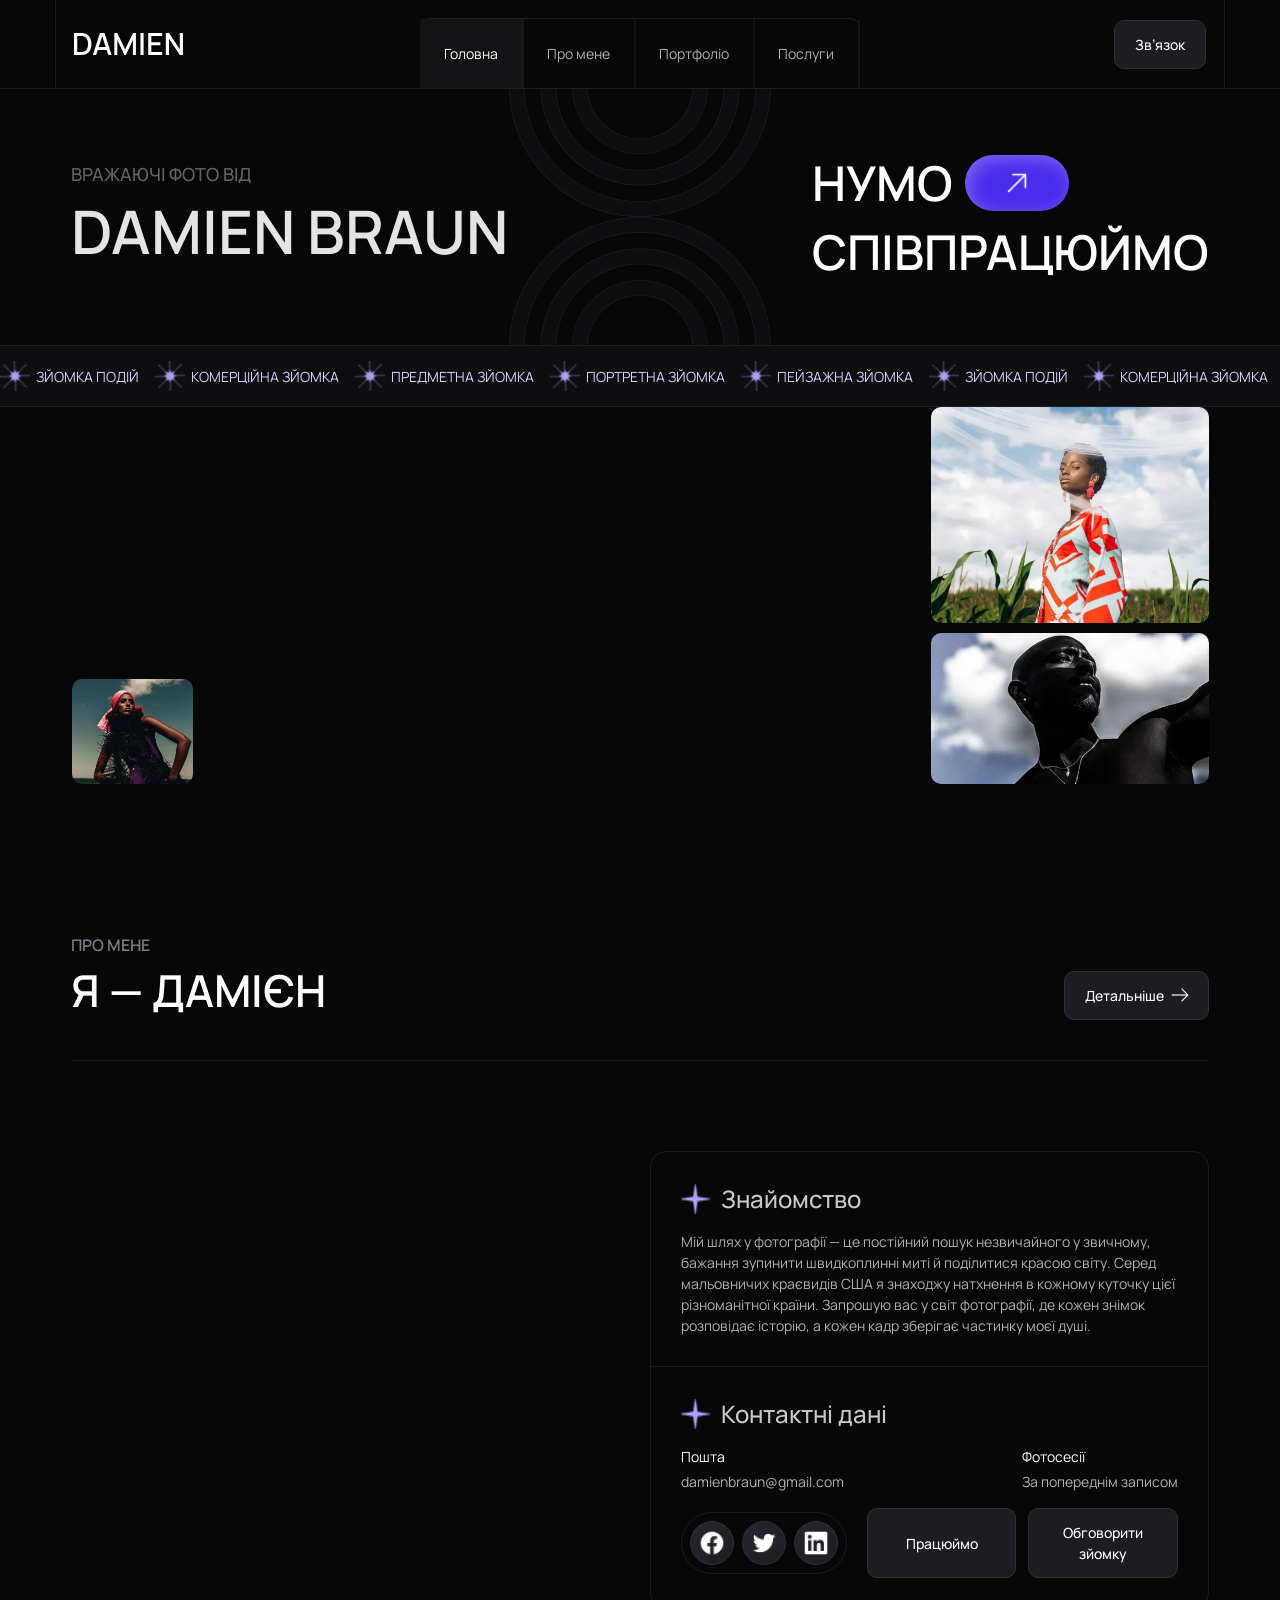
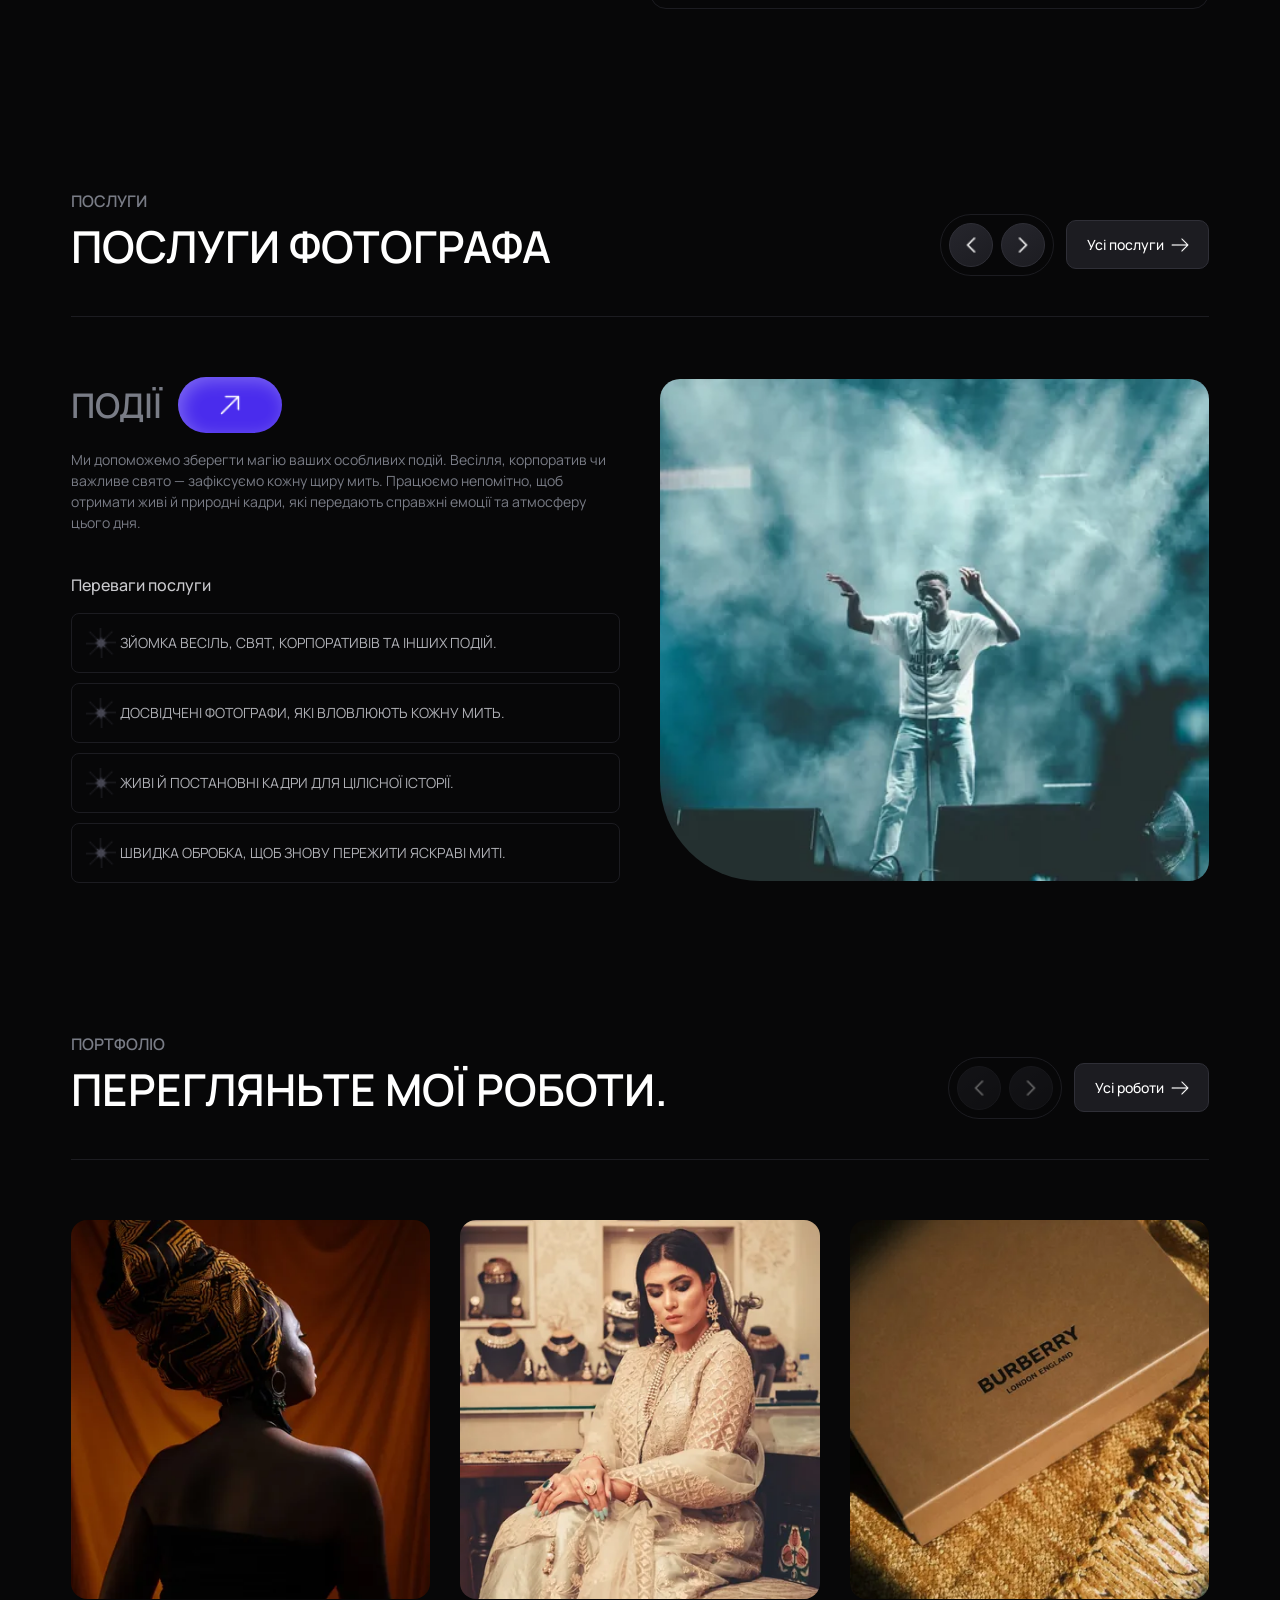
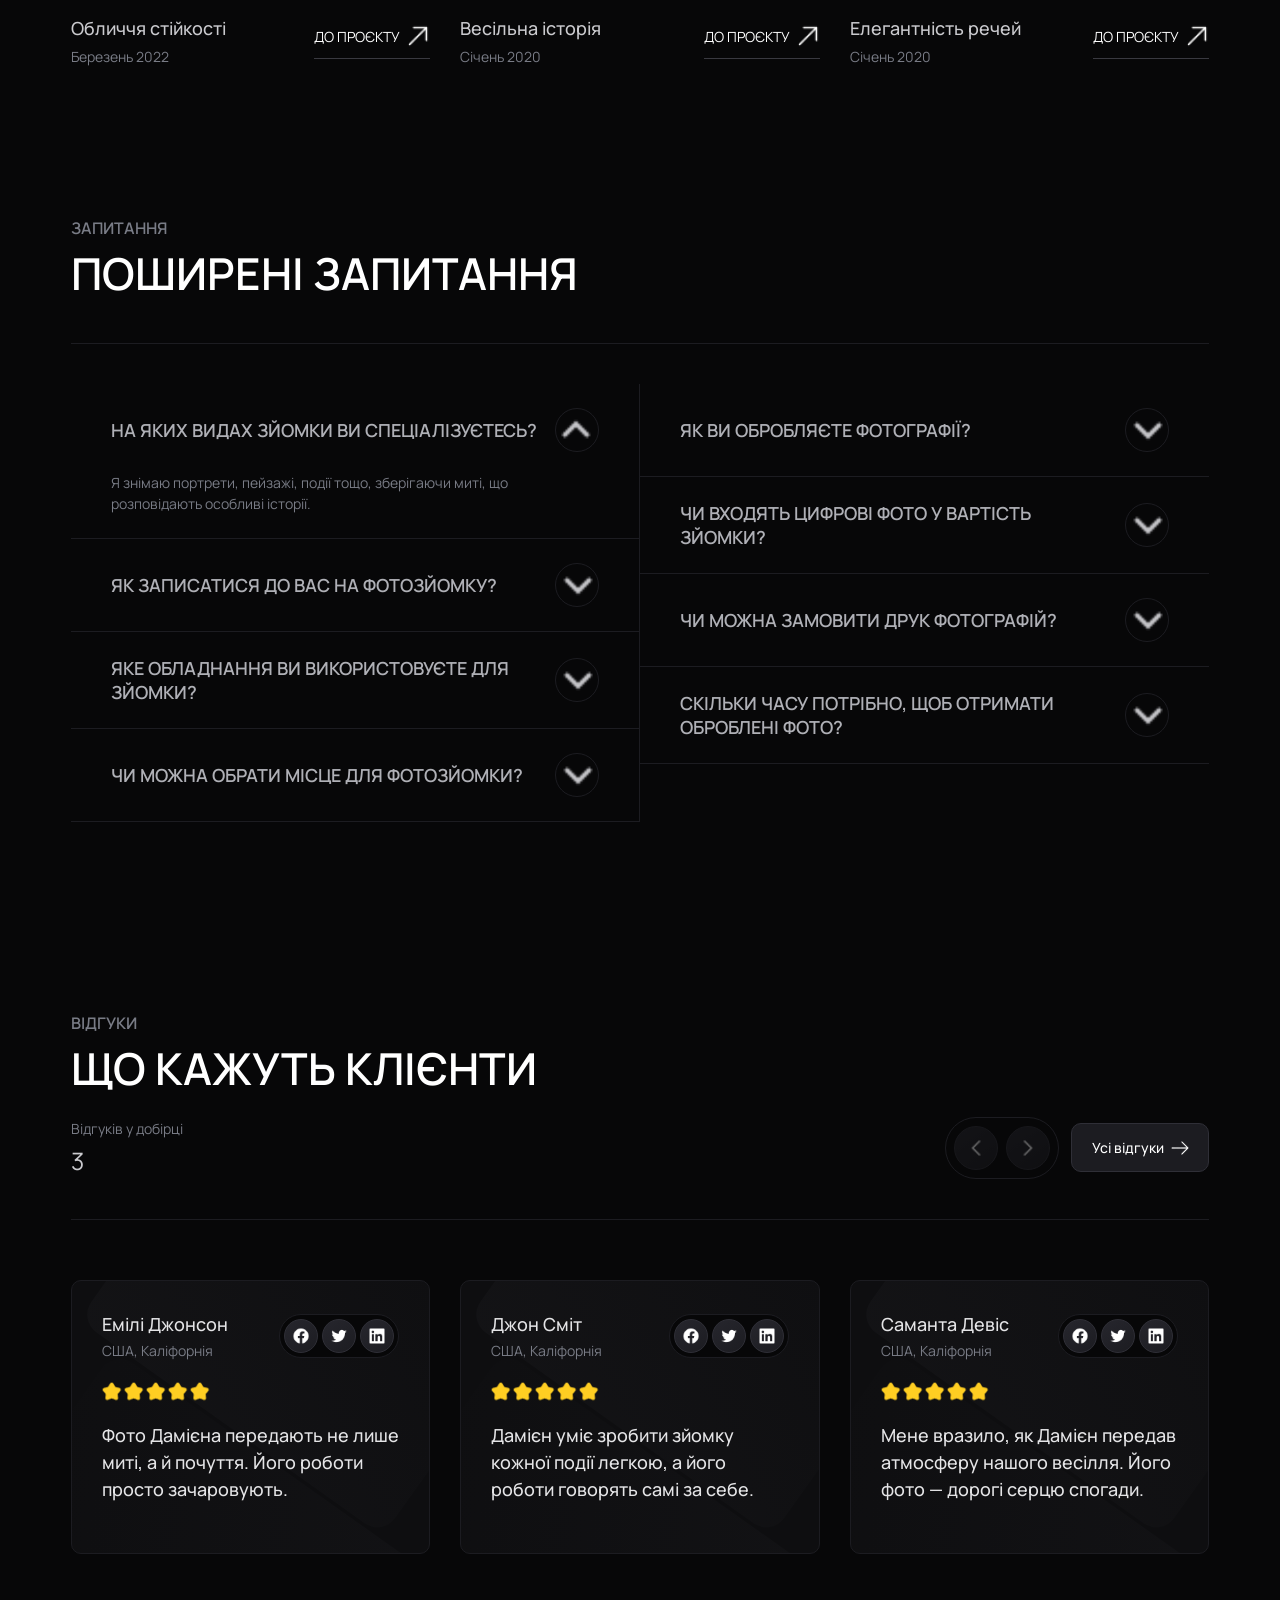
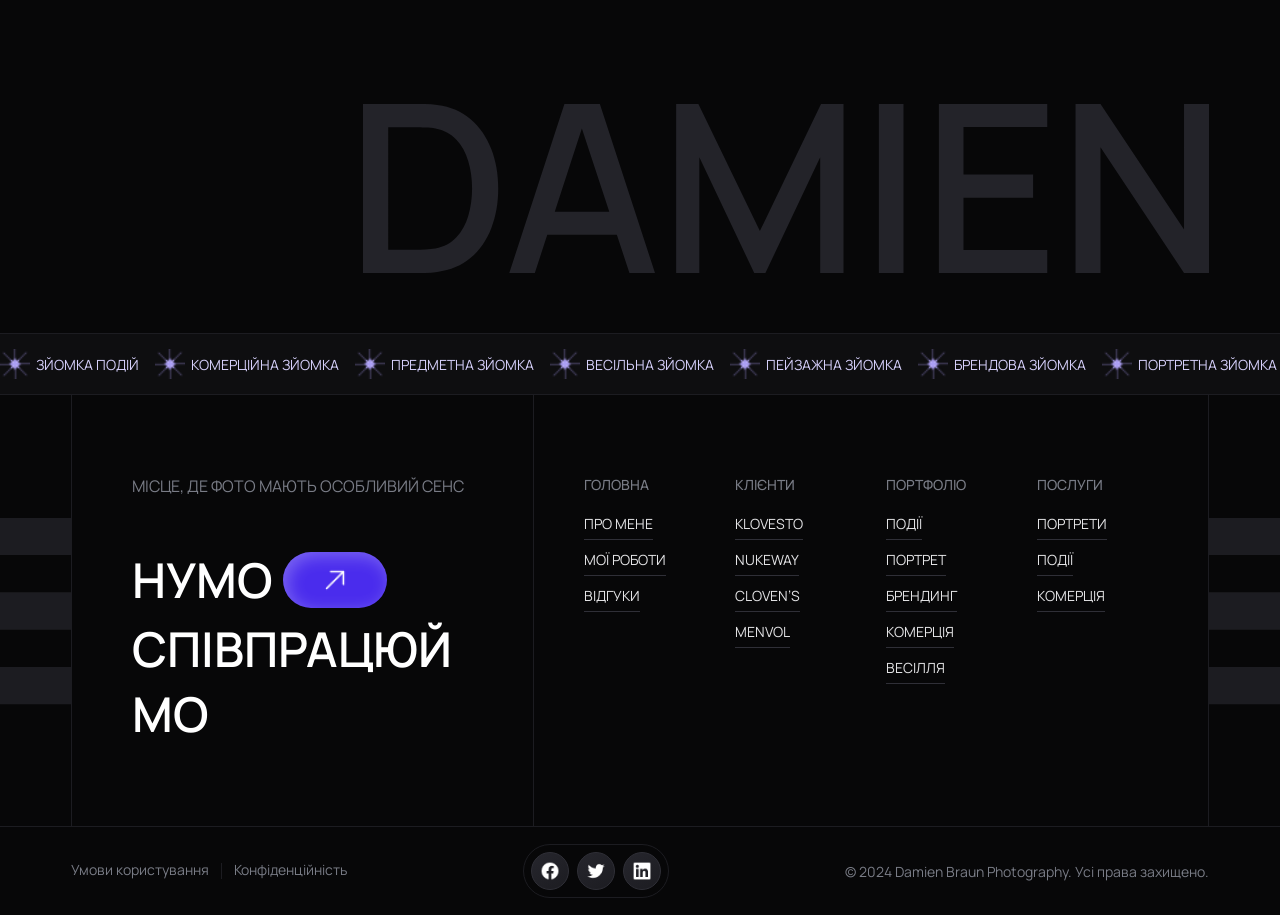
<file: index.html>
<!DOCTYPE html>
<html lang="uk">
    <head>
        <meta charset="UTF-8">
        <meta name="viewport" content="width=device-width, initial-scale=1.0">
        <meta name="theme-color" content="#070708">
        <meta name="color-scheme" content="dark">
        <title>Дамієн Браун – фотограф | Головна</title>
        <meta name="description" content="Портфоліо фотографа Дамієна Брауна: портрети, зйомка подій і комерційні проєкти. Перегляньте роботи, відгуки та обговоріть власну фотосесію.">
        <link rel="preload" href="assets/fonts/manrope-cyrillic.woff2" as="font" type="font/woff2" crossorigin>
        <link rel="preload" href="assets/fonts/manrope-latin.woff2" as="font" type="font/woff2" crossorigin>
        <link rel="stylesheet" href="assets/css/_variables.css">
        <link rel="stylesheet" href="assets/css/style.css">
        <link rel="icon" href="assets/favicon.svg" type="image/svg+xml">
        <script src="assets/js/main.js" defer></script>
        <script src="assets/js/service-data.js" defer></script>
        <script src="assets/js/contact.js" defer></script>
    </head>
    <body>
        <a class="skip-link" href="#main-content">Перейти до вмісту</a>
        <header class="header" id="main-header">
            <div class="navbar">
                <a class="logo" href="index.html" aria-label="Дамієн — головна сторінка"><img src="assets/images/home/logo.svg" alt="" width="135" height="27"></a>
                <nav class="nav-links" id="nav-links" aria-label="Основна навігація">
                    <a href="index.html" class="nav-btn home active" aria-current="page">Головна</a>
                    <a href="about.html" class="nav-btn about">Про мене</a>
                    <a href="portfolio.html" class="nav-btn portfolio">Портфоліо</a>
                    <a href="services.html" class="nav-btn services">Послуги</a>
                    <button class="nav-btn mobile-contact-btn" type="button" data-dialog="contactModal" aria-haspopup="dialog">Зв’язок</button>
                </nav>
                <button class="contact-btn" id="header-contact" aria-label="Обговорити фотозйомку" type="button" data-dialog="contactModal" aria-haspopup="dialog">Зв’язок</button>
                <button class="burger-menu" id="burger-menu" type="button" aria-label="Відкрити меню" aria-expanded="false" aria-controls="nav-links">
                    <span class="icon icon-menu" aria-hidden="true"></span>
                </button>
            </div>
        </header>
        <main id="main-content" tabindex="-1">
            <section class="hero-section" id="home">
                <div class="hero-sub">
                    <div class="hero-text-container">
                        <p class="subtitle">Вражаючі фото від</p>
                        <h1 class="title">Damien Braun</h1>
                    </div>
                    <div class="vector-block">
                        <img src="assets/images/home/hero-decoration.svg" alt="" class="abstract-img" width="346" height="328">
                    </div>
                    <div class="hero-action-container">
                        <div class="lets-row">
                            <span class="lets-text">Нумо</span>
                            <button class="action-btn" aria-label="Обговорити фотозйомку" type="button" data-dialog="contactModal" aria-haspopup="dialog">
                                <span class="icon icon-arrow" aria-hidden="true"></span>
                            </button>
                        </div>
                        <span class="work-text">Співпрацюймо</span>
                    </div>
                </div>
            </section>
            <section class="marquee-section">
                <h2 class="visually-hidden">Види фотозйомки</h2>
                <div class="marquee-content">
                    <div class="marquee-item">
                        <span class="icon icon-spark" aria-hidden="true"></span>
                        <span>Зйомка подій</span>
                    </div>
                    <div class="marquee-item">
                        <span class="icon icon-spark" aria-hidden="true"></span>
                        <span>Комерційна зйомка</span>
                    </div>
                    <div class="marquee-item">
                        <span class="icon icon-spark" aria-hidden="true"></span>
                        <span>Предметна зйомка</span>
                    </div>
                    <div class="marquee-item">
                        <span class="icon icon-spark" aria-hidden="true"></span>
                        <span>Портретна зйомка</span>
                    </div>
                    <div class="marquee-item">
                        <span class="icon icon-spark" aria-hidden="true"></span>
                        <span>Пейзажна зйомка</span>
                    </div>
                </div>
                <div class="marquee-content" aria-hidden="true">
                    <div class="marquee-item">
                        <span class="icon icon-spark" aria-hidden="true"></span>
                        <span>Зйомка подій</span>
                    </div>
                    <div class="marquee-item">
                        <span class="icon icon-spark" aria-hidden="true"></span>
                        <span>Комерційна зйомка</span>
                    </div>
                    <div class="marquee-item">
                        <span class="icon icon-spark" aria-hidden="true"></span>
                        <span>Предметна зйомка</span>
                    </div>
                    <div class="marquee-item">
                        <span class="icon icon-spark" aria-hidden="true"></span>
                        <span>Портретна зйомка</span>
                    </div>
                    <div class="marquee-item">
                        <span class="icon icon-spark" aria-hidden="true"></span>
                        <span>Пейзажна зйомка</span>
                    </div>
                </div>
            </section>
            <section class="portfolio-collage-section">
                <h2 class="visually-hidden">Галерея робіт</h2>
                <div class="collage-container">
                    <picture class="img-1">
                        <source media="(min-width: 1760px)" srcset="assets/images/home/hero-1-desktop.webp">
                        <source media="(min-width: 640px)" srcset="assets/images/home/hero-1-laptop.webp">
                        <img src="assets/images/home/hero-1-mobile.webp" alt="Студійний портрет із помаранчем на синьому тлі" width="234" height="309" decoding="async">
                    </picture>
                    <img src="assets/images/2.webp" alt="Портрет моделі у темному вбранні на природі" class="img-2" srcset="assets/images/2-small.webp 480w, assets/images/2.webp 1120w" sizes="(min-width: 1760px) 170px, (min-width: 1024px) 140px, 11vw" width="1120" height="1400" decoding="async">
                    <picture class="img-3">
                        <source media="(min-width: 1760px)" srcset="assets/images/home/hero-3-desktop.webp">
                        <source media="(min-width: 640px)" srcset="assets/images/home/hero-3-laptop.webp">
                        <img src="assets/images/home/hero-3-mobile.webp" alt="Профіль жінки на теплому золотистому тлі" width="259" height="309" decoding="async">
                    </picture>
                    <picture class="img-4">
                        <source media="(min-width: 1760px)" srcset="assets/images/home/hero-4-desktop.webp">
                        <source media="(min-width: 640px)" srcset="assets/images/home/hero-4-laptop.webp">
                        <img src="assets/images/home/hero-4-mobile.webp" alt="Виразний чоловічий портрет на помаранчевому тлі" width="293" height="446" decoding="async">
                    </picture>
                    <img src="assets/images/5.webp" alt="Модель у яскравому вбранні серед рослин" class="img-5" srcset="assets/images/5-small.webp 480w, assets/images/5.webp 1120w" sizes="(min-width: 1760px) 390px, (min-width: 1024px) 320px, 25vw" width="1120" height="1400" decoding="async">
                    <img src="assets/images/6.webp" alt="Чорно-білий чоловічий портрет" class="img-6" srcset="assets/images/6-small.webp 480w, assets/images/6.webp 1120w" sizes="(min-width: 1760px) 390px, (min-width: 1024px) 320px, 25vw" width="1120" height="1400" decoding="async">
                </div>
            </section>
            <section class="about-section" id="about">
                <div class="about-container">
                    <div class="about-header">
                        <div class="about-text-container">
                            <span class="about-subtitle">Про мене</span>
                            <h2 class="about-title">Я — Дамієн</h2>
                        </div>
                        <a href="about.html" class="about-btn">Детальніше <span class="icon icon-arrow icon-inline" aria-hidden="true"></span></a>
                    </div>
                    <div class="about-content">
                        <picture class="about-image-block">
                            <source media="(min-width: 1760px)" srcset="assets/images/home/about-desktop.webp">
                            <source media="(min-width: 640px)" srcset="assets/images/home/about-laptop.webp">
                            <img src="assets/images/home/about-mobile.webp" alt="Дамієн Браун із камерою в полі під хмарним небом" class="about-main-img" width="716" height="750" decoding="async" loading="lazy">
                        </picture>
                        <div class="about-info-block">
                            <div class="info-top" id="about-info">
                                <div class="info-title-row">
                                    <span class="icon icon-star" aria-hidden="true"></span>
                                    <h3>Знайомство</h3>
                                </div>
                                <p class="info-paragraph">Мій шлях у фотографії — це постійний пошук незвичайного у звичному, бажання зупинити швидкоплинні миті й поділитися красою світу. Серед мальовничих краєвидів США я знаходжу натхнення в кожному куточку цієї різноманітної країни. Запрошую вас у світ фотографії, де кожен знімок розповідає історію, а кожен кадр зберігає частинку моєї душі.</p>
                            </div>
                            <div class="info-bottom">
                                <div class="info-title-row">
                                    <span class="icon icon-star" aria-hidden="true"></span>
                                    <h3>Контактні дані</h3>
                                </div>
                                <div class="contact-details">
                                    <div class="contact-col">
                                        <span class="contact-label">Пошта</span>
                                        <a class="contact-value" href="mailto:damienbraun@gmail.com">damienbraun@gmail.com</a>
                                    </div>
                                    <div class="contact-col">
                                        <span class="contact-label">Фотосесії</span>
                                        <span class="contact-value">За попереднім записом</span>
                                    </div>
                                </div>
                                <div class="contact-actions">
                                    <div class="social-buttons social-icon-container">
                                        <a href="https://www.facebook.com/" target="_blank" class="social-btn" rel="noopener noreferrer" aria-label="Facebook — головна сторінка платформи (нова вкладка)">
                                            <span class="icon icon-facebook" aria-hidden="true"></span>
                                        </a>
                                        <a href="https://x.com/" target="_blank" class="social-btn" rel="noopener noreferrer" aria-label="X — головна сторінка платформи (нова вкладка)">
                                            <span class="icon icon-twitter" aria-hidden="true"></span>
                                        </a>
                                        <a href="https://www.linkedin.com/" target="_blank" class="social-btn" rel="noopener noreferrer" aria-label="LinkedIn — головна сторінка платформи (нова вкладка)">
                                            <span class="icon icon-linkedin" aria-hidden="true"></span>
                                        </a>
                                    </div>
                                    <div class="action-buttons">
                                        <button class="action-btn-outline" type="button" data-dialog="contactModal" aria-haspopup="dialog">Працюймо</button>
                                        <button class="action-btn-outline" type="button" data-dialog="contactModal" aria-haspopup="dialog">Обговорити зйомку</button>
                                    </div>
                                </div>
                            </div>
                        </div>
                    </div>
                </div>
            </section>
            <section class="services-section" id="services">
                <div class="services-container">
                    <div class="services-header">
                        <div class="services-text-container">
                            <span class="services-subtitle">Послуги</span>
                            <h2 class="services-title">Послуги фотографа</h2>
                        </div>
                        <div class="services-actions">
                            <div class="slider-buttons">
                                <button class="slider-btn" type="button" aria-label="Попередня послуга" data-direction="-1">
                                    <span class="icon icon-left" aria-hidden="true"></span>
                                </button>
                                <button class="slider-btn" type="button" aria-label="Наступна послуга" data-direction="1">
                                    <span class="icon icon-right" aria-hidden="true"></span>
                                </button>
                            </div>
                            <a class="view-all-btn" href="services.html">Усі послуги <span class="icon icon-arrow icon-inline" aria-hidden="true"></span></a>
                        </div>
                    </div>
                    <div class="services-content" id="home-service-1" data-home-service>
                        <div class="services-info-block">
                            <div class="service-top">
                                <div class="service-title-row">
                                    <h3>Події</h3>
                                    <button class="service-action-btn" aria-label="Обговорити фотозйомку" type="button" data-dialog="contactModal" aria-haspopup="dialog">
                                        <span class="icon icon-arrow" aria-hidden="true"></span>
                                    </button>
                                </div>
                                <p class="service-paragraph">Ми допоможемо зберегти магію ваших особливих подій. Весілля, корпоратив чи важливе свято — зафіксуємо кожну щиру мить. Працюємо непомітно, щоб отримати живі й природні кадри, які передають справжні емоції та атмосферу цього дня.</p>
                            </div>
                            <div class="service-bottom">
                                <h4>Переваги послуги</h4>
                                <ul class="highlights-list">
                                    <li class="highlight-item">
                                        <span class="icon icon-highlight" aria-hidden="true"></span>
                                        <span>Зйомка весіль, свят, корпоративів та інших подій.</span>
                                    </li>
                                    <li class="highlight-item">
                                        <span class="icon icon-highlight" aria-hidden="true"></span>
                                        <span>Досвідчені фотографи, які вловлюють кожну мить.</span>
                                    </li>
                                    <li class="highlight-item">
                                        <span class="icon icon-highlight" aria-hidden="true"></span>
                                        <span>Живі й постановні кадри для цілісної історії.</span>
                                    </li>
                                    <li class="highlight-item">
                                        <span class="icon icon-highlight" aria-hidden="true"></span>
                                        <span>Швидка обробка, щоб знову пережити яскраві миті.</span>
                                    </li>
                                </ul>
                            </div>
                        </div>
                        <div class="services-image-block">
                            <img src="assets/images/8.webp" alt="Виконавець на сцені серед світла та диму" srcset="assets/images/8-small.webp 600w, assets/images/8.webp 1400w" sizes="(min-width: 1760px) 500px, (min-width: 1024px) 30vw, 90vw" width="1400" height="933" decoding="async" loading="lazy">
                        </div>
                    </div>
                    <div class="services-content" id="home-service-2" data-home-service hidden>
                        <div class="services-info-block">
                            <div class="service-top">
                                <div class="service-title-row">
                                    <h3>Портрети</h3>
                                    <button class="service-action-btn" aria-label="Обговорити фотозйомку" type="button" data-dialog="contactModal" aria-haspopup="dialog"><span class="icon icon-arrow" aria-hidden="true"></span></button>
                                </div>
                                <p class="service-paragraph">Портретна зйомка допомагає побачити власний характер у новому світлі. Разом оберемо образ, локацію та настрій, щоб створити природні й виразні фотографії.</p>
                            </div>
                            <div class="service-bottom">
                                <h4>Переваги послуги</h4>
                                <ul class="highlights-list">
                                    <li class="highlight-item"><span class="icon icon-highlight" aria-hidden="true"></span><span>Індивідуальні та сімейні портрети.</span></li>
                                    <li class="highlight-item"><span class="icon icon-highlight" aria-hidden="true"></span><span>Допомога з образом і позуванням.</span></li>
                                    <li class="highlight-item"><span class="icon icon-highlight" aria-hidden="true"></span><span>Студія або зйомка на природі.</span></li>
                                    <li class="highlight-item"><span class="icon icon-highlight" aria-hidden="true"></span><span>Відбір і делікатна обробка фотографій.</span></li>
                                </ul>
                            </div>
                        </div>
                        <div class="services-image-block">
                            <img src="assets/images/9.webp" srcset="assets/images/9-small.webp 400w, assets/images/9.webp 933w" sizes="(min-width: 1760px) 500px, (min-width: 1024px) 30vw, 90vw" alt="Студійний портрет жінки в золотистому головному уборі" width="933" height="1400" loading="lazy" decoding="async">
                        </div>
                    </div>
                    <div class="services-content" id="home-service-3" data-home-service hidden>
                        <div class="services-info-block">
                            <div class="service-top">
                                <div class="service-title-row">
                                    <h3>Комерція</h3>
                                    <button class="service-action-btn" aria-label="Обговорити фотозйомку" type="button" data-dialog="contactModal" aria-haspopup="dialog"><span class="icon icon-arrow" aria-hidden="true"></span></button>
                                </div>
                                <p class="service-paragraph">Створюю фотографії, які розповідають про ваш продукт і підкреслюють характер бренду. Продумуємо композицію, світло та деталі для каталогу, реклами чи соціальних мереж.</p>
                            </div>
                            <div class="service-bottom">
                                <h4>Переваги послуги</h4>
                                <ul class="highlights-list">
                                    <li class="highlight-item"><span class="icon icon-highlight" aria-hidden="true"></span><span>Предметні та іміджеві фотографії.</span></li>
                                    <li class="highlight-item"><span class="icon icon-highlight" aria-hidden="true"></span><span>Візуальна концепція під ваш бренд.</span></li>
                                    <li class="highlight-item"><span class="icon icon-highlight" aria-hidden="true"></span><span>Матеріали для каталогу й реклами.</span></li>
                                    <li class="highlight-item"><span class="icon icon-highlight" aria-hidden="true"></span><span>Підготовка фотографій до публікації.</span></li>
                                </ul>
                            </div>
                        </div>
                        <div class="services-image-block">
                            <img src="assets/images/11.webp" srcset="assets/images/11-small.webp 400w, assets/images/11.webp 933w" sizes="(min-width: 1760px) 500px, (min-width: 1024px) 30vw, 90vw" alt="Предметна композиція з пакуванням бренду на теплій текстурній поверхні" width="933" height="1400" loading="lazy" decoding="async">
                        </div>
                    </div>
                    <p id="service-status" class="visually-hidden" role="status">Послуга 1 із 3: Події.</p>
                </div>
            </section>
            <section class="portfolio-works-section" id="portfolio">
                <div class="portfolio-works-container">
                    <div class="portfolio-works-header">
                        <div class="portfolio-works-text">
                            <span class="portfolio-works-subtitle">Портфоліо</span>
                            <h2 class="portfolio-works-title">Перегляньте мої роботи.</h2>
                        </div>
                        <div class="portfolio-works-actions">
                            <div class="portfolio-slider-buttons">
                                <button class="portfolio-slider-btn" type="button" aria-label="Попередня робота" data-direction="-1">
                                    <span class="icon icon-left" aria-hidden="true"></span>
                                </button>
                                <button class="portfolio-slider-btn" type="button" aria-label="Наступна робота" data-direction="1">
                                    <span class="icon icon-right" aria-hidden="true"></span>
                                </button>
                            </div>
                            <a class="portfolio-view-all" href="portfolio.html">Усі роботи <span class="icon icon-arrow icon-inline" aria-hidden="true"></span></a>
                        </div>
                    </div>
                    <div class="portfolio-cards-container" id="portfolio-cards" tabindex="0" role="region" aria-label="Роботи фотографа">
                        <article class="portfolio-card">
                            <img src="assets/images/9.webp" alt="Студійний портрет жінки в золотистому головному уборі" class="portfolio-card-img" srcset="assets/images/9-small.webp 400w, assets/images/9.webp 933w" sizes="(min-width: 1760px) 500px, (min-width: 1024px) 30vw, 90vw" width="933" height="1400" decoding="async" loading="lazy">
                            <div class="portfolio-card-info">
                                <div class="portfolio-card-text">
                                    <h3 class="portfolio-card-title">Обличчя стійкості</h3>
                                    <span class="portfolio-card-date">Березень 2022</span>
                                </div>
                                <a class="portfolio-card-btn" aria-label="Переглянути проєкт «Обличчя стійкості»" href="assets/images/9.webp">
                                    <span class="portfolio-card-btn-text">До проєкту</span>
                                    <span class="icon icon-arrow" aria-hidden="true"></span>
                                </a>
                            </div>
                        </article>
                        <article class="portfolio-card">
                            <img src="assets/images/10.webp" alt="Наречена у світлій весільній сукні" class="portfolio-card-img" srcset="assets/images/10-small.webp 400w, assets/images/10.webp 933w" sizes="(min-width: 1760px) 500px, (min-width: 1024px) 30vw, 90vw" width="933" height="1400" decoding="async" loading="lazy">
                            <div class="portfolio-card-info">
                                <div class="portfolio-card-text">
                                    <h3 class="portfolio-card-title">Весільна історія</h3>
                                    <span class="portfolio-card-date">Січень 2020</span>
                                </div>
                                <a class="portfolio-card-btn" aria-label="Переглянути проєкт «Весільна історія»" href="assets/images/10.webp">
                                    <span class="portfolio-card-btn-text">До проєкту</span>
                                    <span class="icon icon-arrow" aria-hidden="true"></span>
                                </a>
                            </div>
                        </article>
                        <article class="portfolio-card">
                            <img src="assets/images/11.webp" alt="Предметна композиція з пакуванням бренду на теплій текстурній поверхні" class="portfolio-card-img" srcset="assets/images/11-small.webp 400w, assets/images/11.webp 933w" sizes="(min-width: 1760px) 500px, (min-width: 1024px) 30vw, 90vw" width="933" height="1400" decoding="async" loading="lazy">
                            <div class="portfolio-card-info">
                                <div class="portfolio-card-text">
                                    <h3 class="portfolio-card-title">Елегантність речей</h3>
                                    <span class="portfolio-card-date">Січень 2020</span>
                                </div>
                                <a class="portfolio-card-btn" aria-label="Переглянути проєкт «Елегантність речей»" href="assets/images/11.webp">
                                    <span class="portfolio-card-btn-text">До проєкту</span>
                                    <span class="icon icon-arrow" aria-hidden="true"></span>
                                </a>
                            </div>
                        </article>
                    </div>
                </div>
            </section>
            <section class="faq-section" id="faq">
                <div class="faq-container">
                    <div class="faq-header">
                        <div class="faq-text-container">
                            <span class="faq-subtitle">Запитання</span>
                            <h2 class="faq-title">Поширені запитання</h2>
                        </div>
                    </div>
                    <div class="faq-content">
                        <div class="faq-col faq-col-left">
                            <details class="faq-item" open="">
                                <summary class="faq-summary">
                                    <h3 class="faq-item-title">На яких видах зйомки ви спеціалізуєтесь?</h3>
                                    <span class="icon icon-down" aria-hidden="true"></span>
                                </summary>
                                <p class="faq-item-paragraph">Я знімаю портрети, пейзажі, події тощо, зберігаючи миті, що розповідають особливі історії.</p>
                            </details>
                            <details class="faq-item">
                                <summary class="faq-summary">
                                    <h3 class="faq-item-title">Як записатися до вас на фотозйомку?</h3>
                                    <span class="icon icon-down" aria-hidden="true"></span>
                                </summary>
                                <p class="faq-item-paragraph">Для запису заповніть контактну форму або напишіть мені на електронну пошту.</p>
                            </details>
                            <details class="faq-item">
                                <summary class="faq-summary">
                                    <h3 class="faq-item-title">Яке обладнання ви використовуєте для зйомки?</h3>
                                    <span class="icon icon-down" aria-hidden="true"></span>
                                </summary>
                                <p class="faq-item-paragraph">Для високої якості я використовую професійні камери й освітлення.</p>
                            </details>
                            <details class="faq-item">
                                <summary class="faq-summary">
                                    <h3 class="faq-item-title">Чи можна обрати місце для фотозйомки?</h3>
                                    <span class="icon icon-down" aria-hidden="true"></span>
                                </summary>
                                <p class="faq-item-paragraph">Звісно! Ми можемо провести зйомку в студії або в обраному вами місці.</p>
                            </details>
                        </div>
                        <div class="faq-col faq-col-right">
                            <details class="faq-item">
                                <summary class="faq-summary">
                                    <h3 class="faq-item-title">Як ви обробляєте фотографії?</h3>
                                    <span class="icon icon-down" aria-hidden="true"></span>
                                </summary>
                                <p class="faq-item-paragraph">Усі фото проходять ретельний відбір, корекцію кольору та якісну ретуш.</p>
                            </details>
                            <details class="faq-item">
                                <summary class="faq-summary">
                                    <h3 class="faq-item-title">Чи входять цифрові фото у вартість зйомки?</h3>
                                    <span class="icon icon-down" aria-hidden="true"></span>
                                </summary>
                                <p class="faq-item-paragraph">Так, цифрові фото високої якості входять до всіх стандартних пакетів.</p>
                            </details>
                            <details class="faq-item">
                                <summary class="faq-summary">
                                    <h3 class="faq-item-title">Чи можна замовити друк фотографій?</h3>
                                    <span class="icon icon-down" aria-hidden="true"></span>
                                </summary>
                                <p class="faq-item-paragraph">Так, друк можна замовити. Напишіть мені, щоб узгодити формат, матеріали та вартість.</p>
                            </details>
                            <details class="faq-item">
                                <summary class="faq-summary">
                                    <h3 class="faq-item-title">Скільки часу потрібно, щоб отримати оброблені фото?</h3>
                                    <span class="icon icon-down" aria-hidden="true"></span>
                                </summary>
                                <p class="faq-item-paragraph">Зазвичай це 1–2 тижні, залежно від обсягу роботи.</p>
                            </details>
                        </div>
                    </div>
                </div>
            </section>
            <section class="testimonials-section" id="testimonials">
                <div class="testimonials-container">
                    <div class="testimonials-header">
                        <div class="testimonials-header-left">
                            <div class="testimonials-text-container">
                                <span class="testimonials-subtitle">Відгуки</span>
                                <h2 class="testimonials-title">Що кажуть клієнти</h2>
                            </div>
                            <div class="testimonials-total-reviews">
                                <span class="reviews-label">Відгуків у добірці</span>
                                <span class="reviews-number">3</span>
                            </div>
                        </div>
                        <div class="testimonials-actions">
                            <div class="slider-buttons testimonials-slider-buttons">
                                <button class="slider-btn" type="button" aria-label="Попередній відгук" data-direction="-1">
                                    <span class="icon icon-left" aria-hidden="true"></span>
                                </button>
                                <button class="slider-btn" type="button" aria-label="Наступний відгук" data-direction="1">
                                    <span class="icon icon-right" aria-hidden="true"></span>
                                </button>
                            </div>
                            <a class="view-all-btn testimonials-view-all" href="#testimonial-cards">Усі відгуки <span class="icon icon-arrow icon-inline" aria-hidden="true"></span></a>
                        </div>
                    </div>
                    <div class="testimonials-cards-container" id="testimonial-cards" tabindex="0" role="region" aria-label="Відгуки клієнтів">
                        <article class="testimonial-card">
                            <div class="testimonial-card-header">
                                <div class="testimonial-client-info">
                                    <h3 class="client-name">Емілі Джонсон</h3>
                                    <span class="client-location">США, Каліфорнія</span>
                                </div>
                                <div class="testimonial-socials social-icon-container">
                                    <a href="https://www.facebook.com/" target="_blank" class="social-btn-small" rel="noopener noreferrer" aria-label="Facebook — головна сторінка платформи (нова вкладка)">
                                        <span class="icon icon-facebook" aria-hidden="true"></span>
                                    </a>
                                    <a href="https://x.com/" target="_blank" class="social-btn-small" rel="noopener noreferrer" aria-label="X — головна сторінка платформи (нова вкладка)">
                                        <span class="icon icon-twitter" aria-hidden="true"></span>
                                    </a>
                                    <a href="https://www.linkedin.com/" target="_blank" class="social-btn-small" rel="noopener noreferrer" aria-label="LinkedIn — головна сторінка платформи (нова вкладка)">
                                        <span class="icon icon-linkedin" aria-hidden="true"></span>
                                    </a>
                                </div>
                            </div>
                            <div class="testimonial-stars" role="img" aria-label="Оцінка: 5 із 5">
                                <span class="icon icon-rating" aria-hidden="true"></span>
                                <span class="icon icon-rating" aria-hidden="true"></span>
                                <span class="icon icon-rating" aria-hidden="true"></span>
                                <span class="icon icon-rating" aria-hidden="true"></span>
                                <span class="icon icon-rating" aria-hidden="true"></span>
                            </div>
                            <p class="testimonial-text">Фото Дамієна передають не лише миті, а й почуття. Його роботи просто зачаровують.</p>
                        </article>
                        <article class="testimonial-card">
                            <div class="testimonial-card-header">
                                <div class="testimonial-client-info">
                                    <h3 class="client-name">Джон Сміт</h3>
                                    <span class="client-location">США, Каліфорнія</span>
                                </div>
                                <div class="testimonial-socials social-icon-container">
                                    <a href="https://www.facebook.com/" target="_blank" class="social-btn-small" rel="noopener noreferrer" aria-label="Facebook — головна сторінка платформи (нова вкладка)">
                                        <span class="icon icon-facebook" aria-hidden="true"></span>
                                    </a>
                                    <a href="https://x.com/" target="_blank" class="social-btn-small" rel="noopener noreferrer" aria-label="X — головна сторінка платформи (нова вкладка)">
                                        <span class="icon icon-twitter" aria-hidden="true"></span>
                                    </a>
                                    <a href="https://www.linkedin.com/" target="_blank" class="social-btn-small" rel="noopener noreferrer" aria-label="LinkedIn — головна сторінка платформи (нова вкладка)">
                                        <span class="icon icon-linkedin" aria-hidden="true"></span>
                                    </a>
                                </div>
                            </div>
                            <div class="testimonial-stars" role="img" aria-label="Оцінка: 5 із 5">
                                <span class="icon icon-rating" aria-hidden="true"></span>
                                <span class="icon icon-rating" aria-hidden="true"></span>
                                <span class="icon icon-rating" aria-hidden="true"></span>
                                <span class="icon icon-rating" aria-hidden="true"></span>
                                <span class="icon icon-rating" aria-hidden="true"></span>
                            </div>
                            <p class="testimonial-text">Дамієн уміє зробити зйомку кожної події легкою, а його роботи говорять самі за себе.</p>
                        </article>
                        <article class="testimonial-card">
                            <div class="testimonial-card-header">
                                <div class="testimonial-client-info">
                                    <h3 class="client-name">Саманта Девіс</h3>
                                    <span class="client-location">США, Каліфорнія</span>
                                </div>
                                <div class="testimonial-socials social-icon-container">
                                    <a href="https://www.facebook.com/" target="_blank" class="social-btn-small" rel="noopener noreferrer" aria-label="Facebook — головна сторінка платформи (нова вкладка)">
                                        <span class="icon icon-facebook" aria-hidden="true"></span>
                                    </a>
                                    <a href="https://x.com/" target="_blank" class="social-btn-small" rel="noopener noreferrer" aria-label="X — головна сторінка платформи (нова вкладка)">
                                        <span class="icon icon-twitter" aria-hidden="true"></span>
                                    </a>
                                    <a href="https://www.linkedin.com/" target="_blank" class="social-btn-small" rel="noopener noreferrer" aria-label="LinkedIn — головна сторінка платформи (нова вкладка)">
                                        <span class="icon icon-linkedin" aria-hidden="true"></span>
                                    </a>
                                </div>
                            </div>
                            <div class="testimonial-stars" role="img" aria-label="Оцінка: 5 із 5">
                                <span class="icon icon-rating" aria-hidden="true"></span>
                                <span class="icon icon-rating" aria-hidden="true"></span>
                                <span class="icon icon-rating" aria-hidden="true"></span>
                                <span class="icon icon-rating" aria-hidden="true"></span>
                                <span class="icon icon-rating" aria-hidden="true"></span>
                            </div>
                            <p class="testimonial-text">Мене вразило, як Дамієн передав атмосферу нашого весілля. Його фото — дорогі серцю спогади.</p>
                        </article>
                    </div>
                </div>
            </section>
            <section class="bottom-logo-section">
                <h2 class="visually-hidden">Логотип Дамієна</h2>
                <div class="bottom-logo-container">
                    <img src="assets/images/home/footer-logo.svg" alt="" class="bottom-massive-logo" width="1063" height="213">
                </div>
            </section>
            <section class="marquee-section bottom-marquee">
                <h2 class="visually-hidden">Інші послуги</h2>
                <div class="marquee-content">
                    <div class="marquee-item">
                        <span class="icon icon-spark" aria-hidden="true"></span>
                        <span>Зйомка подій</span>
                    </div>
                    <div class="marquee-item">
                        <span class="icon icon-spark" aria-hidden="true"></span>
                        <span>Комерційна зйомка</span>
                    </div>
                    <div class="marquee-item">
                        <span class="icon icon-spark" aria-hidden="true"></span>
                        <span>Предметна зйомка</span>
                    </div>
                    <div class="marquee-item">
                        <span class="icon icon-spark" aria-hidden="true"></span>
                        <span>Весільна зйомка</span>
                    </div>
                    <div class="marquee-item">
                        <span class="icon icon-spark" aria-hidden="true"></span>
                        <span>Пейзажна зйомка</span>
                    </div>
                    <div class="marquee-item">
                        <span class="icon icon-spark" aria-hidden="true"></span>
                        <span>Брендова зйомка</span>
                    </div>
                    <div class="marquee-item">
                        <span class="icon icon-spark" aria-hidden="true"></span>
                        <span>Портретна зйомка</span>
                    </div>
                </div>
                <div class="marquee-content" aria-hidden="true">
                    <div class="marquee-item">
                        <span class="icon icon-spark" aria-hidden="true"></span>
                        <span>Зйомка подій</span>
                    </div>
                    <div class="marquee-item">
                        <span class="icon icon-spark" aria-hidden="true"></span>
                        <span>Комерційна зйомка</span>
                    </div>
                    <div class="marquee-item">
                        <span class="icon icon-spark" aria-hidden="true"></span>
                        <span>Предметна зйомка</span>
                    </div>
                    <div class="marquee-item">
                        <span class="icon icon-spark" aria-hidden="true"></span>
                        <span>Весільна зйомка</span>
                    </div>
                    <div class="marquee-item">
                        <span class="icon icon-spark" aria-hidden="true"></span>
                        <span>Пейзажна зйомка</span>
                    </div>
                    <div class="marquee-item">
                        <span class="icon icon-spark" aria-hidden="true"></span>
                        <span>Брендова зйомка</span>
                    </div>
                    <div class="marquee-item">
                        <span class="icon icon-spark" aria-hidden="true"></span>
                        <span>Портретна зйомка</span>
                    </div>
                </div>
            </section>
        </main>
        <footer class="main-footer">
            <h2 class="visually-hidden">Навігація та зв’язок</h2>
            <div class="footer-top-container">
                <img src="assets/images/home/footer-decoration.svg" alt="" class="footer-vector-left" width="162" height="200">
                <div class="footer-top-content">
                    <div class="footer-left-block">
                        <span class="footer-tagline">Місце, де фото мають особливий сенс</span>
                        <div class="footer-call-to-action">
                            <div class="footer-cta-row">
                                <span class="footer-cta-text">Нумо</span>
                                <button class="footer-cta-btn" aria-label="Обговорити фотозйомку" type="button" data-dialog="contactModal" aria-haspopup="dialog">
                                    <span class="icon icon-arrow" aria-hidden="true"></span>
                                </button>
                            </div>
                            <span class="footer-cta-text">Співпрацюймо</span>
                        </div>
                    </div>
                    <div class="footer-right-block">
                        <div class="footer-links-col">
                            <h3 class="footer-links-title"><a href="index.html">Головна</a></h3>
                            <a href="about.html" class="footer-link">Про мене</a>
                            <a href="portfolio.html" class="footer-link">Мої роботи</a>
                            <a href="#testimonials" class="footer-link">Відгуки</a>
                        </div>
                        <div class="footer-links-col">
                            <h3 class="footer-links-title">Клієнти</h3>
                            <a href="#testimonials" class="footer-link">Klovesto</a>
                            <a href="#testimonials" class="footer-link">Nukeway</a>
                            <a href="#testimonials" class="footer-link">Cloven’s</a>
                            <a href="#testimonials" class="footer-link">MenVol</a>
                        </div>
                        <div class="footer-links-col">
                            <h3 class="footer-links-title">Портфоліо</h3>
                            <a href="portfolio.html#events" class="footer-link">Події</a>
                            <a href="portfolio.html#portraits" class="footer-link">Портрет</a>
                            <a href="portfolio.html#commercial" class="footer-link">Брендинг</a>
                            <a href="portfolio.html#commercial" class="footer-link">Комерція</a>
                            <a href="portfolio.html#events" class="footer-link">Весілля</a>
                        </div>
                        <div class="footer-links-col">
                            <h3 class="footer-links-title">Послуги</h3>
                            <a href="services.html#portraits" class="footer-link">Портрети</a>
                            <a href="services.html#events" class="footer-link">Події</a>
                            <a href="services.html#commercial" class="footer-link">Комерція</a>
                        </div>
                    </div>
                </div>
                <img src="assets/images/home/footer-decoration.svg" alt="" class="footer-vector-right" width="162" height="200">
            </div>
            <div class="footer-bottom-container">
                <div class="footer-bottom-left">
                    <span class="footer-bottom-link">Умови користування</span>
                    <div class="footer-divider"></div>
                    <span class="footer-bottom-link">Конфіденційність</span>
                </div>
                <div class="footer-socials">
                    <a href="https://www.facebook.com/" target="_blank" class="social-btn-footer" rel="noopener noreferrer" aria-label="Facebook — головна сторінка платформи (нова вкладка)">
                        <span class="icon icon-facebook" aria-hidden="true"></span>
                    </a>
                    <a href="https://x.com/" target="_blank" class="social-btn-footer" rel="noopener noreferrer" aria-label="X — головна сторінка платформи (нова вкладка)">
                        <span class="icon icon-twitter" aria-hidden="true"></span>
                    </a>
                    <a href="https://www.linkedin.com/" target="_blank" class="social-btn-footer" rel="noopener noreferrer" aria-label="LinkedIn — головна сторінка платформи (нова вкладка)">
                        <span class="icon icon-linkedin" aria-hidden="true"></span>
                    </a>
                </div>
                <div class="footer-bottom-right">
                    <span>© 2024 Damien Braun Photography. Усі права захищено.</span>
                </div>
            </div>
        </footer>
        <dialog class="dialog" id="contactModal" aria-labelledby="contact-title" aria-describedby="contact-help">
            <button class="close-btn" type="button" data-close-dialog aria-label="Закрити форму">×</button>
            <h2 class="dialog-title" id="contact-title">Обговорімо вашу зйомку</h2>
            <form class="contact-form" id="contactForm" method="dialog" novalidate>
                <div class="form-field">
                    <label for="contact-name">Ваше ім’я (обов’язково)</label>
                    <input class="modal-input" id="contact-name" name="name" type="text" autocomplete="name" enterkeyhint="next" required minlength="2" maxlength="80" aria-describedby="contact-name-error" autofocus>
                    <span class="field-error" id="contact-name-error"></span>
                </div>
                <div class="form-field">
                    <label for="contact-email">Електронна пошта (обов’язково)</label>
                    <input class="modal-input" id="contact-email" name="email" type="email" inputmode="email" autocomplete="email" autocapitalize="none" spellcheck="false" enterkeyhint="next" required maxlength="254" aria-describedby="contact-email-error">
                    <span class="field-error" id="contact-email-error"></span>
                </div>
                <div class="form-field">
                    <label for="contact-service">Напрям зйомки</label>
                    <select class="modal-input" id="contact-service" name="service" autocomplete="off" aria-describedby="contact-service-error">
                        <option value="">Допоможіть обрати напрям</option>
                        <option value="Портретна зйомка">Портретна зйомка</option>
                        <option value="Зйомка подій">Зйомка подій</option>
                        <option value="Комерційна зйомка">Комерційна зйомка</option>
                    </select>
                    <span class="field-error" id="contact-service-error"></span>
                </div>
                <div class="form-field">
                    <label for="contact-package">Пакет</label>
                    <select class="modal-input" id="contact-package" name="package" autocomplete="off" aria-describedby="package-status contact-package-error" disabled>
                        <option value="">Завантажуємо пакети…</option>
                    </select>
                    <p class="form-help" id="package-status" role="status">Завантажуємо пакети зйомки…</p>
                    <button class="portfolio-card-btn" type="button" id="package-retry" hidden>Спробувати ще раз</button>
                    <span class="field-error" id="contact-package-error"></span>
                </div>
                <div class="form-field">
                    <label for="contact-message">Розкажіть про вашу ідею (обов’язково)</label>
                    <textarea class="modal-textarea" id="contact-message" name="body" autocomplete="off" enterkeyhint="enter" required minlength="10" maxlength="2000" aria-describedby="contact-message-help contact-message-error"></textarea>
                    <span class="form-help" id="contact-message-help">Від 10 до 2000 символів.</span>
                    <span class="field-error" id="contact-message-error"></span>
                </div>
                <p class="form-help" id="contact-help">Підготуйте звернення й надішліть його зі своєї поштової програми. Цей сайт не надсилає лист автоматично. Чернетка зберігається лише на цій відкритій сторінці.</p>
                <button class="action-btn-outline" type="submit">Підготувати лист</button>
                <p class="form-status" id="form-status" role="status" aria-live="polite" aria-atomic="true"></p>
                <a class="form-mail-link" id="prepared-mail" hidden>Відкрити поштову програму</a>
            </form>
        </dialog>
    </body>
</html>
</file>
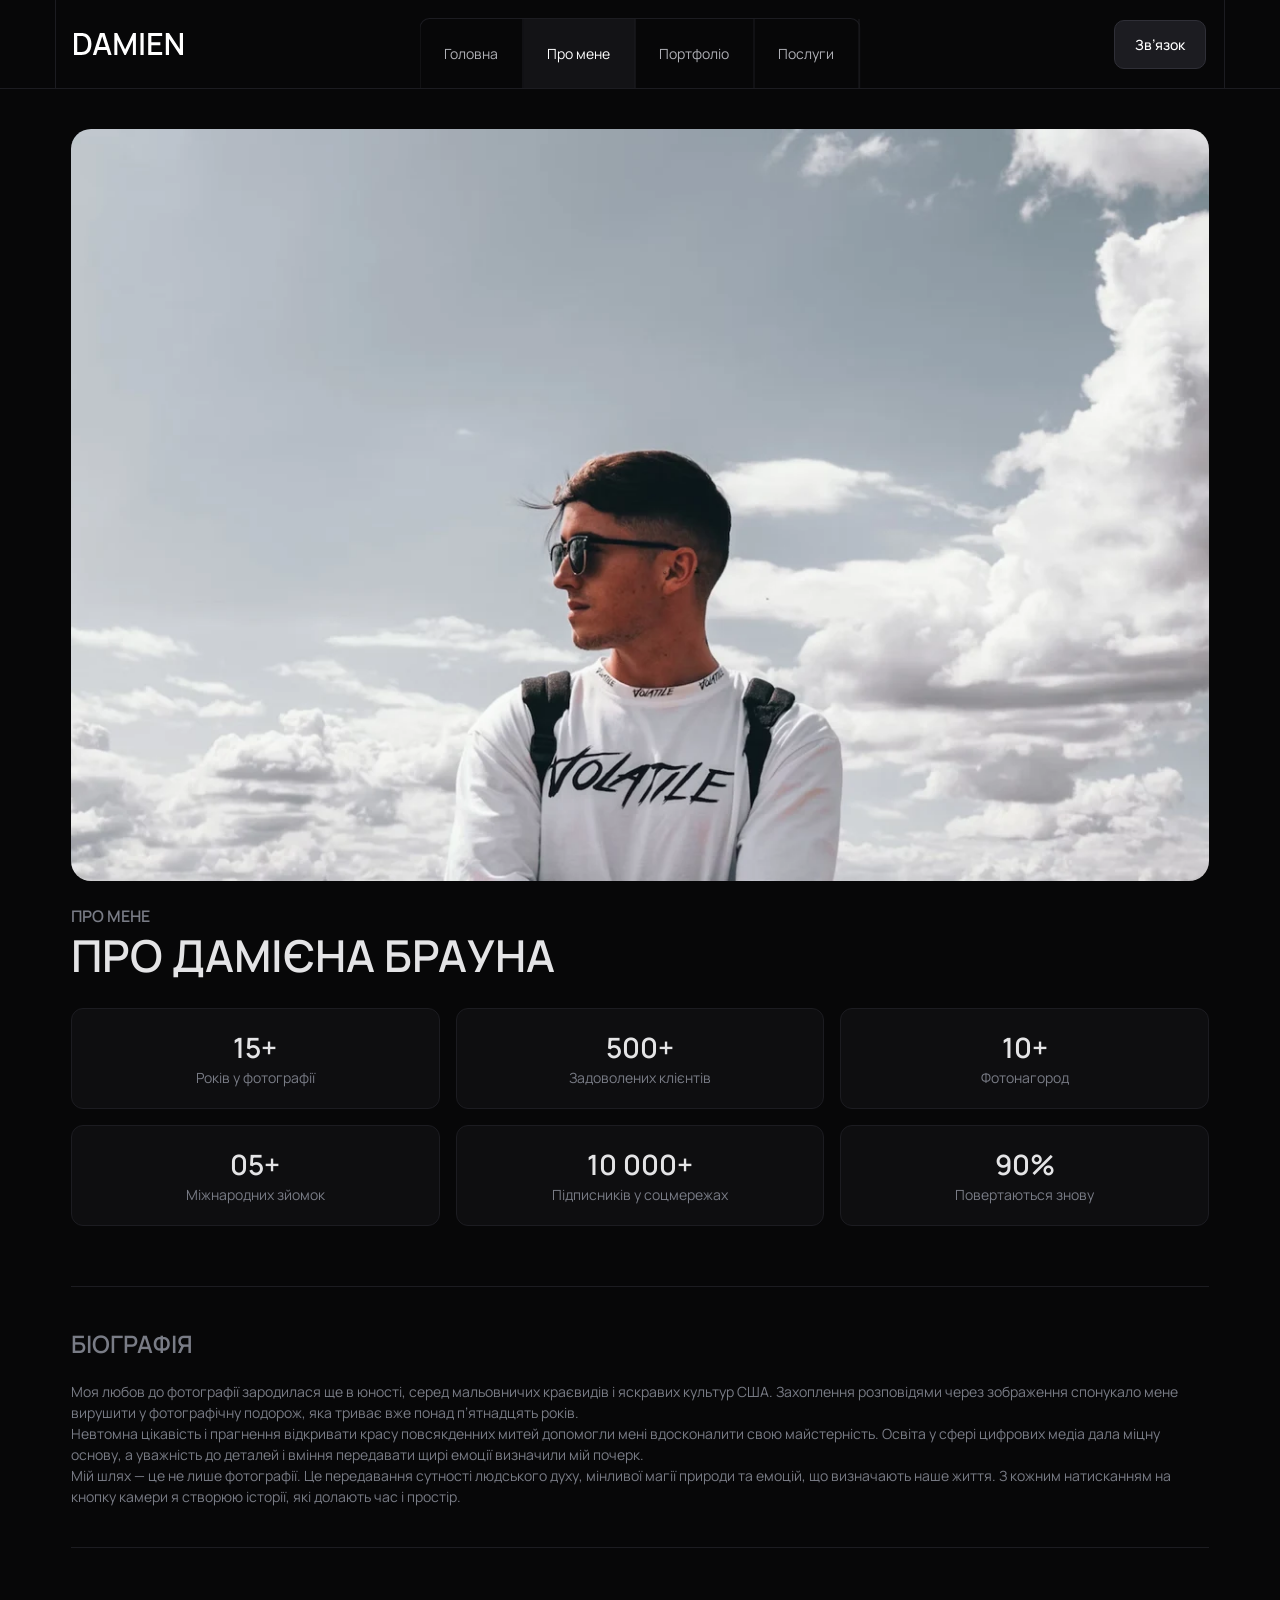
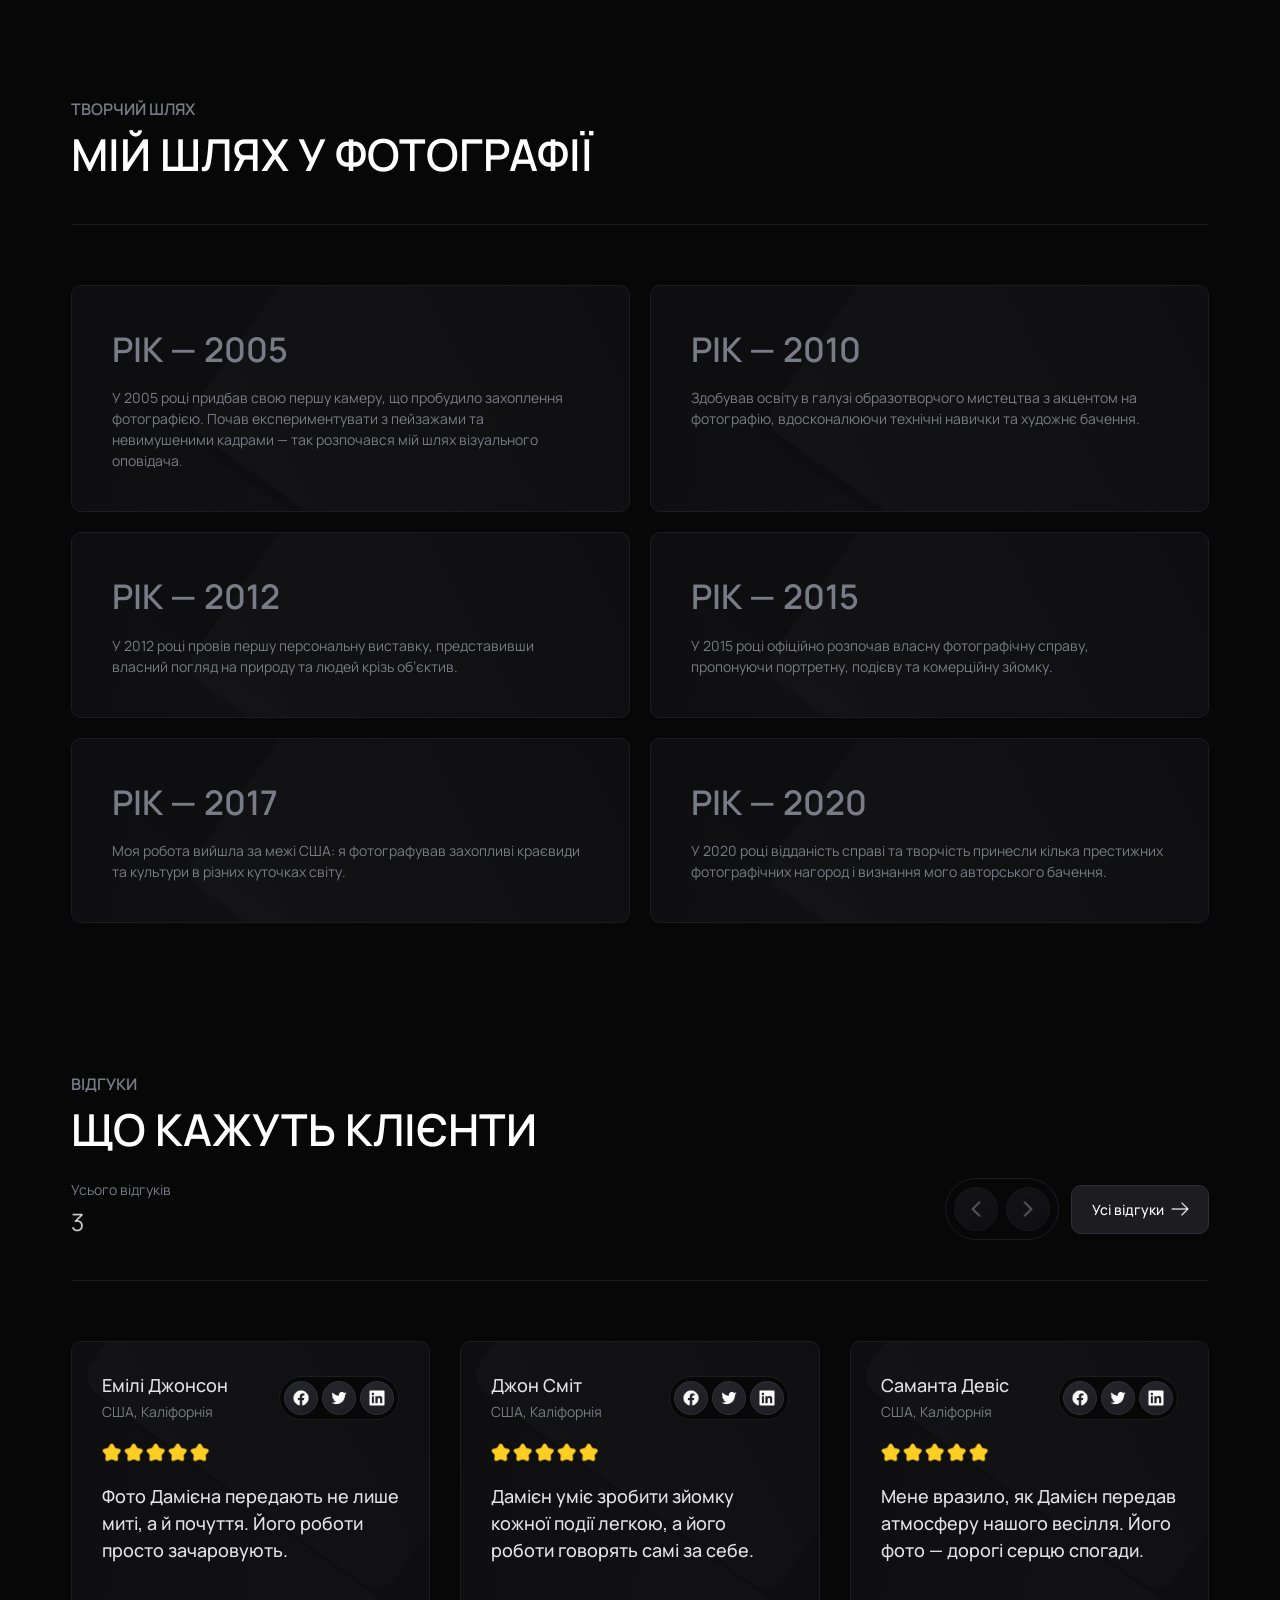
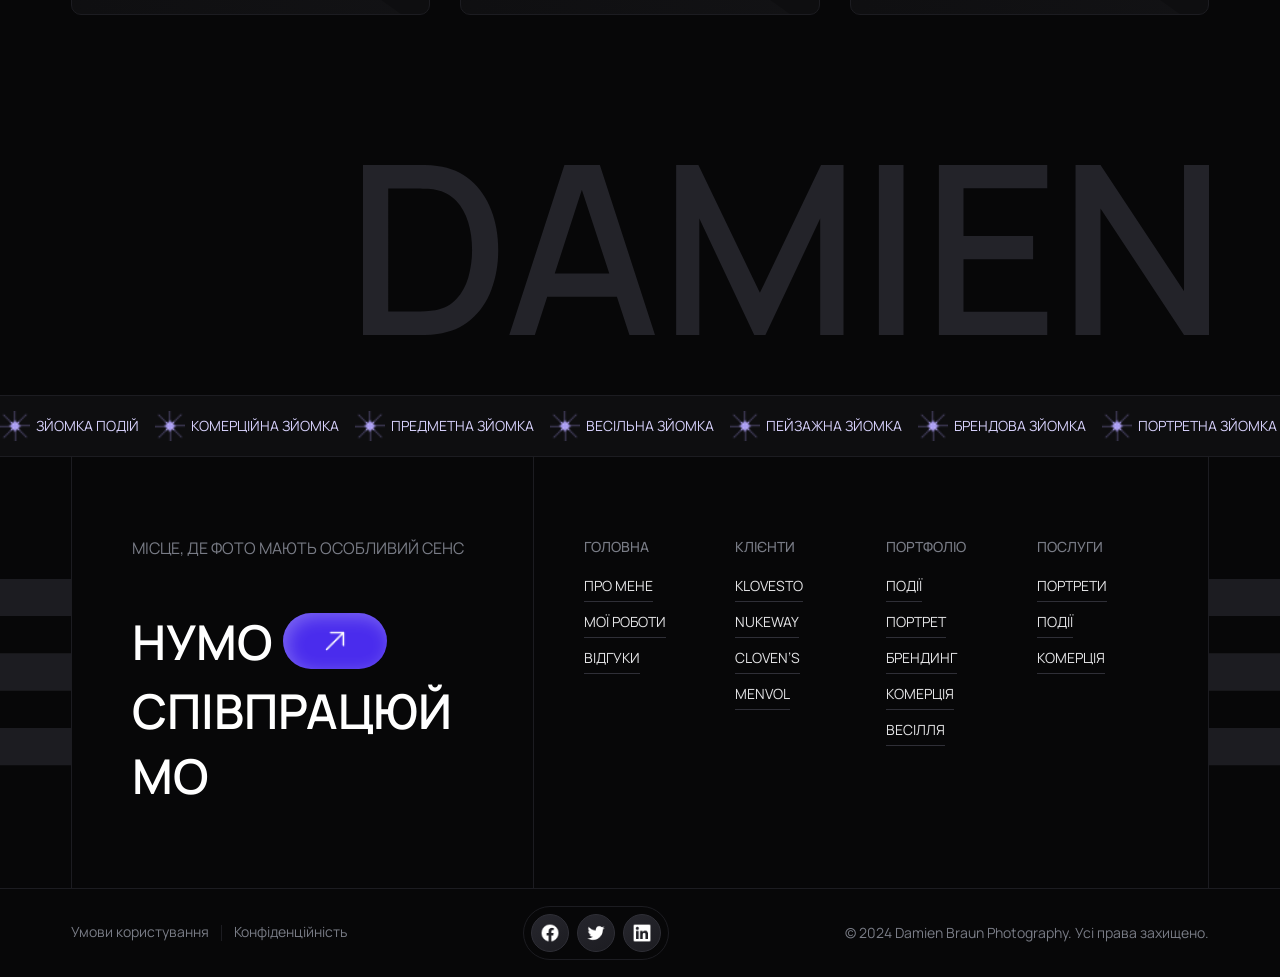
<file: about.html>
<!DOCTYPE html>
<html lang="uk">
    <head>
        <meta charset="UTF-8">
        <meta name="viewport" content="width=device-width, initial-scale=1.0">
        <meta name="theme-color" content="#070708">
        <meta name="color-scheme" content="dark">
        <title>Про Дамієна Брауна – фотографа | Damien Braun</title>
        <meta name="description" content="Познайомтеся з Дамієном Брауном: творчий шлях фотографа, біографія, досвід портретної, подієвої та комерційної зйомки й відгуки клієнтів.">
        <link rel="preload" href="assets/fonts/manrope-cyrillic.woff2" as="font" type="font/woff2" crossorigin>
        <link rel="preload" href="assets/fonts/manrope-latin.woff2" as="font" type="font/woff2" crossorigin>
        <link rel="stylesheet" href="assets/css/_variables.css">
        <link rel="stylesheet" href="assets/css/style.css">
        <link rel="stylesheet" href="assets/css/about.css">
        <link rel="icon" href="assets/favicon.svg" type="image/svg+xml">
        <script src="assets/js/main.js" defer></script>
        <script src="assets/js/service-data.js" defer></script>
        <script src="assets/js/contact.js" defer></script>
    </head>
    <body class="about-page">
        <a class="skip-link" href="#main-content">Перейти до вмісту</a>
        <header class="header" id="main-header">
            <div class="navbar">
                <a class="logo" href="index.html" aria-label="Дамієн — головна сторінка"><img src="assets/images/home/logo.svg" alt="" width="135" height="27"></a>
                <nav class="nav-links" id="nav-links" aria-label="Основна навігація">
                    <a href="index.html" class="nav-btn home">Головна</a>
                    <a href="about.html" class="nav-btn about active" aria-current="page">Про мене</a>
                    <a href="portfolio.html" class="nav-btn portfolio">Портфоліо</a>
                    <a href="services.html" class="nav-btn services">Послуги</a>
                    <button class="nav-btn mobile-contact-btn" type="button" data-dialog="contactModal" aria-haspopup="dialog">Зв’язок</button>
                </nav>
                <button class="contact-btn" id="header-contact" aria-label="Обговорити фотозйомку" type="button" data-dialog="contactModal" aria-haspopup="dialog">Зв’язок</button>
                <button class="burger-menu" id="burger-menu" type="button" aria-label="Відкрити меню" aria-expanded="false" aria-controls="nav-links">
                    <span class="icon icon-menu" aria-hidden="true"></span>
                </button>
            </div>
        </header>
        <main id="main-content" tabindex="-1">
            <section class="about-intro page-container" aria-labelledby="about-heading">
                <div class="about-intro-heading">
                    <p class="about-subtitle">Про мене</p>
                    <h1 id="about-heading">Про Дамієна Брауна</h1>
                </div>
                <picture class="about-hero-photo">
                    <source media="(min-width: 110rem)" srcset="assets/images/about/hero-desktop.webp" width="3186" height="1568">
                    <source media="(min-width: 90rem)" srcset="assets/images/about/hero-laptop.webp" width="2558" height="1568">
                    <img src="assets/images/about/hero-mobile.webp" alt="Дамієн Браун у сонцезахисних окулярах під хмарним небом" width="1600" height="786" fetchpriority="high">
                </picture>
                <dl class="about-statistics" aria-label="Досвід і досягнення">
                    <div class="stat-card">
                        <dt>Років у фотографії</dt>
                        <dd>15+</dd>
                    </div>
                    <div class="stat-card">
                        <dt>Задоволених клієнтів</dt>
                        <dd>500+</dd>
                    </div>
                    <div class="stat-card">
                        <dt>Фотонагород</dt>
                        <dd>10+</dd>
                    </div>
                    <div class="stat-card">
                        <dt>Міжнародних зйомок</dt>
                        <dd>05+</dd>
                    </div>
                    <div class="stat-card">
                        <dt>Підписників у соцмережах</dt>
                        <dd>10 000+</dd>
                    </div>
                    <div class="stat-card">
                        <dt>Повертаються знову</dt>
                        <dd>90%</dd>
                    </div>
                </dl>
                <a class="about-journey-link" href="#journey">
                    <picture>
                        <source media="(min-width: 110rem)" srcset="assets/images/shared/scroll-decoration-desktop.svg" width="137" height="137">
                        <img src="assets/images/shared/scroll-decoration-laptop.svg" alt="" width="100" height="100" loading="lazy">
                    </picture>
                    <span>Переглянути мій шлях <span aria-hidden="true">↓</span></span>
                </a>
            </section>
            <section class="biography-section page-container" id="biography" aria-labelledby="biography-heading">
                <h2 id="biography-heading">Біографія</h2>
                <div class="biography-copy">
                    <p>Моя любов до фотографії зародилася ще в юності, серед мальовничих краєвидів і яскравих культур США. Захоплення розповідями через зображення спонукало мене вирушити у фотографічну подорож, яка триває вже понад п’ятнадцять років.</p>
                    <p>Невтомна цікавість і прагнення відкривати красу повсякденних митей допомогли мені вдосконалити свою майстерність. Освіта у сфері цифрових медіа дала міцну основу, а уважність до деталей і вміння передавати щирі емоції визначили мій почерк.</p>
                    <p>Мій шлях — це не лише фотографії. Це передавання сутності людського духу, мінливої магії природи та емоцій, що визначають наше життя. З кожним натисканням на кнопку камери я створюю історії, які долають час і простір.</p>
                </div>
            </section>
            <section class="journey-section page-container" id="journey" aria-labelledby="journey-heading">
                <div class="about-header">
                    <div class="about-text-container">
                        <p class="about-subtitle">Творчий шлях</p>
                        <h2 class="about-title" id="journey-heading">Мій шлях у фотографії</h2>
                    </div>
                </div>
                <ol class="journey-timeline">
                    <li class="journey-card">
                        <h3>Рік — <time datetime="2005">2005</time></h3>
                        <p>У 2005 році придбав свою першу камеру, що пробудило захоплення фотографією. Почав експериментувати з пейзажами та невимушеними кадрами — так розпочався мій шлях візуального оповідача.</p>
                    </li>
                    <li class="journey-card">
                        <h3>Рік — <time datetime="2010">2010</time></h3>
                        <p>Здобував освіту в галузі образотворчого мистецтва з акцентом на фотографію, вдосконалюючи технічні навички та художнє бачення.</p>
                    </li>
                    <li class="journey-card">
                        <h3>Рік — <time datetime="2012">2012</time></h3>
                        <p>У 2012 році провів першу персональну виставку, представивши власний погляд на природу та людей крізь об’єктив.</p>
                    </li>
                    <li class="journey-card">
                        <h3>Рік — <time datetime="2015">2015</time></h3>
                        <p>У 2015 році офіційно розпочав власну фотографічну справу, пропонуючи портретну, подієву та комерційну зйомку.</p>
                    </li>
                    <li class="journey-card">
                        <h3>Рік — <time datetime="2017">2017</time></h3>
                        <p>Моя робота вийшла за межі США: я фотографував захопливі краєвиди та культури в різних куточках світу.</p>
                    </li>
                    <li class="journey-card">
                        <h3>Рік — <time datetime="2020">2020</time></h3>
                        <p>У 2020 році відданість справі та творчість принесли кілька престижних фотографічних нагород і визнання мого авторського бачення.</p>
                    </li>
                </ol>
            </section>
            <section class="testimonials-section" id="testimonials">
                <div class="testimonials-container">
                    <div class="testimonials-header">
                        <div class="testimonials-header-left">
                            <div class="testimonials-text-container">
                                <span class="testimonials-subtitle">Відгуки</span>
                                <h2 class="testimonials-title">Що кажуть клієнти</h2>
                            </div>
                            <div class="testimonials-total-reviews">
                                <span class="reviews-label">Усього відгуків</span>
                                <span class="reviews-number">3</span>
                            </div>
                        </div>
                        <div class="testimonials-actions">
                            <div class="slider-buttons testimonials-slider-buttons">
                                <button class="slider-btn" type="button" aria-label="Попередній відгук" data-direction="-1">
                                    <span class="icon icon-left" aria-hidden="true"></span>
                                </button>
                                <button class="slider-btn" type="button" aria-label="Наступний відгук" data-direction="1">
                                    <span class="icon icon-right" aria-hidden="true"></span>
                                </button>
                            </div>
                            <a class="view-all-btn testimonials-view-all" href="#testimonial-cards">Усі відгуки <span class="icon icon-arrow icon-inline" aria-hidden="true"></span></a>
                        </div>
                    </div>
                    <div class="testimonials-cards-container" id="testimonial-cards" tabindex="0" role="region" aria-label="Відгуки клієнтів">
                        <article class="testimonial-card">
                            <div class="testimonial-card-header">
                                <div class="testimonial-client-info">
                                    <h3 class="client-name">Емілі Джонсон</h3>
                                    <span class="client-location">США, Каліфорнія</span>
                                </div>
                                <div class="testimonial-socials social-icon-container">
                                    <a href="https://www.facebook.com/" target="_blank" class="social-btn-small" rel="noopener noreferrer" aria-label="Facebook — головна сторінка платформи (нова вкладка)">
                                        <span class="icon icon-facebook" aria-hidden="true"></span>
                                    </a>
                                    <a href="https://x.com/" target="_blank" class="social-btn-small" rel="noopener noreferrer" aria-label="X — головна сторінка платформи (нова вкладка)">
                                        <span class="icon icon-twitter" aria-hidden="true"></span>
                                    </a>
                                    <a href="https://www.linkedin.com/" target="_blank" class="social-btn-small" rel="noopener noreferrer" aria-label="LinkedIn — головна сторінка платформи (нова вкладка)">
                                        <span class="icon icon-linkedin" aria-hidden="true"></span>
                                    </a>
                                </div>
                            </div>
                            <div class="testimonial-stars" role="img" aria-label="Оцінка: 5 із 5">
                                <span class="icon icon-rating" aria-hidden="true"></span>
                                <span class="icon icon-rating" aria-hidden="true"></span>
                                <span class="icon icon-rating" aria-hidden="true"></span>
                                <span class="icon icon-rating" aria-hidden="true"></span>
                                <span class="icon icon-rating" aria-hidden="true"></span>
                            </div>
                            <p class="testimonial-text">Фото Дамієна передають не лише миті, а й почуття. Його роботи просто зачаровують.</p>
                        </article>
                        <article class="testimonial-card">
                            <div class="testimonial-card-header">
                                <div class="testimonial-client-info">
                                    <h3 class="client-name">Джон Сміт</h3>
                                    <span class="client-location">США, Каліфорнія</span>
                                </div>
                                <div class="testimonial-socials social-icon-container">
                                    <a href="https://www.facebook.com/" target="_blank" class="social-btn-small" rel="noopener noreferrer" aria-label="Facebook — головна сторінка платформи (нова вкладка)">
                                        <span class="icon icon-facebook" aria-hidden="true"></span>
                                    </a>
                                    <a href="https://x.com/" target="_blank" class="social-btn-small" rel="noopener noreferrer" aria-label="X — головна сторінка платформи (нова вкладка)">
                                        <span class="icon icon-twitter" aria-hidden="true"></span>
                                    </a>
                                    <a href="https://www.linkedin.com/" target="_blank" class="social-btn-small" rel="noopener noreferrer" aria-label="LinkedIn — головна сторінка платформи (нова вкладка)">
                                        <span class="icon icon-linkedin" aria-hidden="true"></span>
                                    </a>
                                </div>
                            </div>
                            <div class="testimonial-stars" role="img" aria-label="Оцінка: 5 із 5">
                                <span class="icon icon-rating" aria-hidden="true"></span>
                                <span class="icon icon-rating" aria-hidden="true"></span>
                                <span class="icon icon-rating" aria-hidden="true"></span>
                                <span class="icon icon-rating" aria-hidden="true"></span>
                                <span class="icon icon-rating" aria-hidden="true"></span>
                            </div>
                            <p class="testimonial-text">Дамієн уміє зробити зйомку кожної події легкою, а його роботи говорять самі за себе.</p>
                        </article>
                        <article class="testimonial-card">
                            <div class="testimonial-card-header">
                                <div class="testimonial-client-info">
                                    <h3 class="client-name">Саманта Девіс</h3>
                                    <span class="client-location">США, Каліфорнія</span>
                                </div>
                                <div class="testimonial-socials social-icon-container">
                                    <a href="https://www.facebook.com/" target="_blank" class="social-btn-small" rel="noopener noreferrer" aria-label="Facebook — головна сторінка платформи (нова вкладка)">
                                        <span class="icon icon-facebook" aria-hidden="true"></span>
                                    </a>
                                    <a href="https://x.com/" target="_blank" class="social-btn-small" rel="noopener noreferrer" aria-label="X — головна сторінка платформи (нова вкладка)">
                                        <span class="icon icon-twitter" aria-hidden="true"></span>
                                    </a>
                                    <a href="https://www.linkedin.com/" target="_blank" class="social-btn-small" rel="noopener noreferrer" aria-label="LinkedIn — головна сторінка платформи (нова вкладка)">
                                        <span class="icon icon-linkedin" aria-hidden="true"></span>
                                    </a>
                                </div>
                            </div>
                            <div class="testimonial-stars" role="img" aria-label="Оцінка: 5 із 5">
                                <span class="icon icon-rating" aria-hidden="true"></span>
                                <span class="icon icon-rating" aria-hidden="true"></span>
                                <span class="icon icon-rating" aria-hidden="true"></span>
                                <span class="icon icon-rating" aria-hidden="true"></span>
                                <span class="icon icon-rating" aria-hidden="true"></span>
                            </div>
                            <p class="testimonial-text">Мене вразило, як Дамієн передав атмосферу нашого весілля. Його фото — дорогі серцю спогади.</p>
                        </article>
                    </div>
                </div>
            </section>
            <div class="bottom-logo-section" aria-hidden="true">
                <div class="bottom-logo-container">
                    <img src="assets/images/home/footer-logo.svg" alt="" class="bottom-massive-logo" width="1063" height="213">
                </div>
            </div>
            <div class="marquee-section bottom-marquee" role="group" aria-label="Напрями фотографії">
                <div class="marquee-content">
                    <div class="marquee-item">
                        <span class="icon icon-spark" aria-hidden="true"></span>
                        <span>Зйомка подій</span>
                    </div>
                    <div class="marquee-item">
                        <span class="icon icon-spark" aria-hidden="true"></span>
                        <span>Комерційна зйомка</span>
                    </div>
                    <div class="marquee-item">
                        <span class="icon icon-spark" aria-hidden="true"></span>
                        <span>Предметна зйомка</span>
                    </div>
                    <div class="marquee-item">
                        <span class="icon icon-spark" aria-hidden="true"></span>
                        <span>Весільна зйомка</span>
                    </div>
                    <div class="marquee-item">
                        <span class="icon icon-spark" aria-hidden="true"></span>
                        <span>Пейзажна зйомка</span>
                    </div>
                    <div class="marquee-item">
                        <span class="icon icon-spark" aria-hidden="true"></span>
                        <span>Брендова зйомка</span>
                    </div>
                    <div class="marquee-item">
                        <span class="icon icon-spark" aria-hidden="true"></span>
                        <span>Портретна зйомка</span>
                    </div>
                </div>
                <div class="marquee-content" aria-hidden="true">
                    <div class="marquee-item">
                        <span class="icon icon-spark" aria-hidden="true"></span>
                        <span>Зйомка подій</span>
                    </div>
                    <div class="marquee-item">
                        <span class="icon icon-spark" aria-hidden="true"></span>
                        <span>Комерційна зйомка</span>
                    </div>
                    <div class="marquee-item">
                        <span class="icon icon-spark" aria-hidden="true"></span>
                        <span>Предметна зйомка</span>
                    </div>
                    <div class="marquee-item">
                        <span class="icon icon-spark" aria-hidden="true"></span>
                        <span>Весільна зйомка</span>
                    </div>
                    <div class="marquee-item">
                        <span class="icon icon-spark" aria-hidden="true"></span>
                        <span>Пейзажна зйомка</span>
                    </div>
                    <div class="marquee-item">
                        <span class="icon icon-spark" aria-hidden="true"></span>
                        <span>Брендова зйомка</span>
                    </div>
                    <div class="marquee-item">
                        <span class="icon icon-spark" aria-hidden="true"></span>
                        <span>Портретна зйомка</span>
                    </div>
                </div>
            </div>
        </main>
        <footer class="main-footer">
            <h2 class="visually-hidden">Навігація та зв’язок</h2>
            <div class="footer-top-container">
                <img src="assets/images/home/footer-decoration.svg" alt="" class="footer-vector-left" width="162" height="200">
                <div class="footer-top-content">
                    <div class="footer-left-block">
                        <span class="footer-tagline">Місце, де фото мають особливий сенс</span>
                        <div class="footer-call-to-action">
                            <div class="footer-cta-row">
                                <span class="footer-cta-text">Нумо</span>
                                <button class="footer-cta-btn" aria-label="Обговорити фотозйомку" type="button" data-dialog="contactModal" aria-haspopup="dialog">
                                    <span class="icon icon-arrow" aria-hidden="true"></span>
                                </button>
                            </div>
                            <span class="footer-cta-text">Співпрацюймо</span>
                        </div>
                    </div>
                    <div class="footer-right-block">
                        <div class="footer-links-col">
                            <h3 class="footer-links-title"><a href="index.html">Головна</a></h3>
                            <a href="about.html" class="footer-link">Про мене</a>
                            <a href="portfolio.html" class="footer-link">Мої роботи</a>
                            <a href="#testimonials" class="footer-link">Відгуки</a>
                        </div>
                        <div class="footer-links-col">
                            <h3 class="footer-links-title">Клієнти</h3>
                            <a href="#testimonials" class="footer-link">Klovesto</a>
                            <a href="#testimonials" class="footer-link">Nukeway</a>
                            <a href="#testimonials" class="footer-link">Cloven’s</a>
                            <a href="#testimonials" class="footer-link">MenVol</a>
                        </div>
                        <div class="footer-links-col">
                            <h3 class="footer-links-title">Портфоліо</h3>
                            <a href="portfolio.html#events" class="footer-link">Події</a>
                            <a href="portfolio.html#portraits" class="footer-link">Портрет</a>
                            <a href="portfolio.html#commercial" class="footer-link">Брендинг</a>
                            <a href="portfolio.html#commercial" class="footer-link">Комерція</a>
                            <a href="portfolio.html#events" class="footer-link">Весілля</a>
                        </div>
                        <div class="footer-links-col">
                            <h3 class="footer-links-title">Послуги</h3>
                            <a href="services.html#portraits" class="footer-link">Портрети</a>
                            <a href="services.html#events" class="footer-link">Події</a>
                            <a href="services.html#commercial" class="footer-link">Комерція</a>
                        </div>
                    </div>
                </div>
                <img src="assets/images/home/footer-decoration.svg" alt="" class="footer-vector-right" width="162" height="200">
            </div>
            <div class="footer-bottom-container">
                <div class="footer-bottom-left">
                    <span class="footer-bottom-link">Умови користування</span>
                    <div class="footer-divider"></div>
                    <span class="footer-bottom-link">Конфіденційність</span>
                </div>
                <div class="footer-socials">
                    <a href="https://www.facebook.com/" target="_blank" class="social-btn-footer" rel="noopener noreferrer" aria-label="Facebook — головна сторінка платформи (нова вкладка)">
                        <span class="icon icon-facebook" aria-hidden="true"></span>
                    </a>
                    <a href="https://x.com/" target="_blank" class="social-btn-footer" rel="noopener noreferrer" aria-label="X — головна сторінка платформи (нова вкладка)">
                        <span class="icon icon-twitter" aria-hidden="true"></span>
                    </a>
                    <a href="https://www.linkedin.com/" target="_blank" class="social-btn-footer" rel="noopener noreferrer" aria-label="LinkedIn — головна сторінка платформи (нова вкладка)">
                        <span class="icon icon-linkedin" aria-hidden="true"></span>
                    </a>
                </div>
                <div class="footer-bottom-right">
                    <span>© 2024 Damien Braun Photography. Усі права захищено.</span>
                </div>
            </div>
        </footer>
        <dialog class="dialog" id="contactModal" aria-labelledby="contact-title" aria-describedby="contact-help">
            <button class="close-btn" type="button" data-close-dialog aria-label="Закрити форму">×</button>
            <h2 class="dialog-title" id="contact-title">Обговорімо вашу зйомку</h2>
            <form class="contact-form" id="contactForm" method="dialog" novalidate>
                <div class="form-field">
                    <label for="contact-name">Ваше ім’я (обов’язково)</label>
                    <input class="modal-input" id="contact-name" name="name" type="text" autocomplete="name" enterkeyhint="next" required minlength="2" maxlength="80" aria-describedby="contact-name-error" autofocus>
                    <span class="field-error" id="contact-name-error"></span>
                </div>
                <div class="form-field">
                    <label for="contact-email">Електронна пошта (обов’язково)</label>
                    <input class="modal-input" id="contact-email" name="email" type="email" inputmode="email" autocomplete="email" autocapitalize="none" spellcheck="false" enterkeyhint="next" required maxlength="254" aria-describedby="contact-email-error">
                    <span class="field-error" id="contact-email-error"></span>
                </div>
                <div class="form-field">
                    <label for="contact-service">Напрям зйомки</label>
                    <select class="modal-input" id="contact-service" name="service" autocomplete="off" aria-describedby="contact-service-error">
                        <option value="">Допоможіть обрати напрям</option>
                        <option value="Портретна зйомка">Портретна зйомка</option>
                        <option value="Зйомка подій">Зйомка подій</option>
                        <option value="Комерційна зйомка">Комерційна зйомка</option>
                    </select>
                    <span class="field-error" id="contact-service-error"></span>
                </div>
                <div class="form-field">
                    <label for="contact-package">Пакет</label>
                    <select class="modal-input" id="contact-package" name="package" autocomplete="off" aria-describedby="package-status contact-package-error" disabled>
                        <option value="">Завантажуємо пакети…</option>
                    </select>
                    <p class="form-help" id="package-status" role="status">Завантажуємо пакети зйомки…</p>
                    <button class="portfolio-card-btn" type="button" id="package-retry" hidden>Спробувати ще раз</button>
                    <span class="field-error" id="contact-package-error"></span>
                </div>
                <div class="form-field">
                    <label for="contact-message">Розкажіть про вашу ідею (обов’язково)</label>
                    <textarea class="modal-textarea" id="contact-message" name="body" autocomplete="off" enterkeyhint="enter" required minlength="10" maxlength="2000" aria-describedby="contact-message-help contact-message-error"></textarea>
                    <span class="form-help" id="contact-message-help">Від 10 до 2000 символів.</span>
                    <span class="field-error" id="contact-message-error"></span>
                </div>
                <p class="form-help" id="contact-help">Підготуйте звернення й надішліть його зі своєї поштової програми. Цей сайт не надсилає лист автоматично. Чернетка зберігається лише на цій відкритій сторінці.</p>
                <button class="action-btn-outline" type="submit">Підготувати лист</button>
                <p class="form-status" id="form-status" role="status" aria-live="polite" aria-atomic="true"></p>
                <a class="form-mail-link" id="prepared-mail" hidden>Відкрити поштову програму</a>
            </form>
        </dialog>
    </body>
</html>
</file>
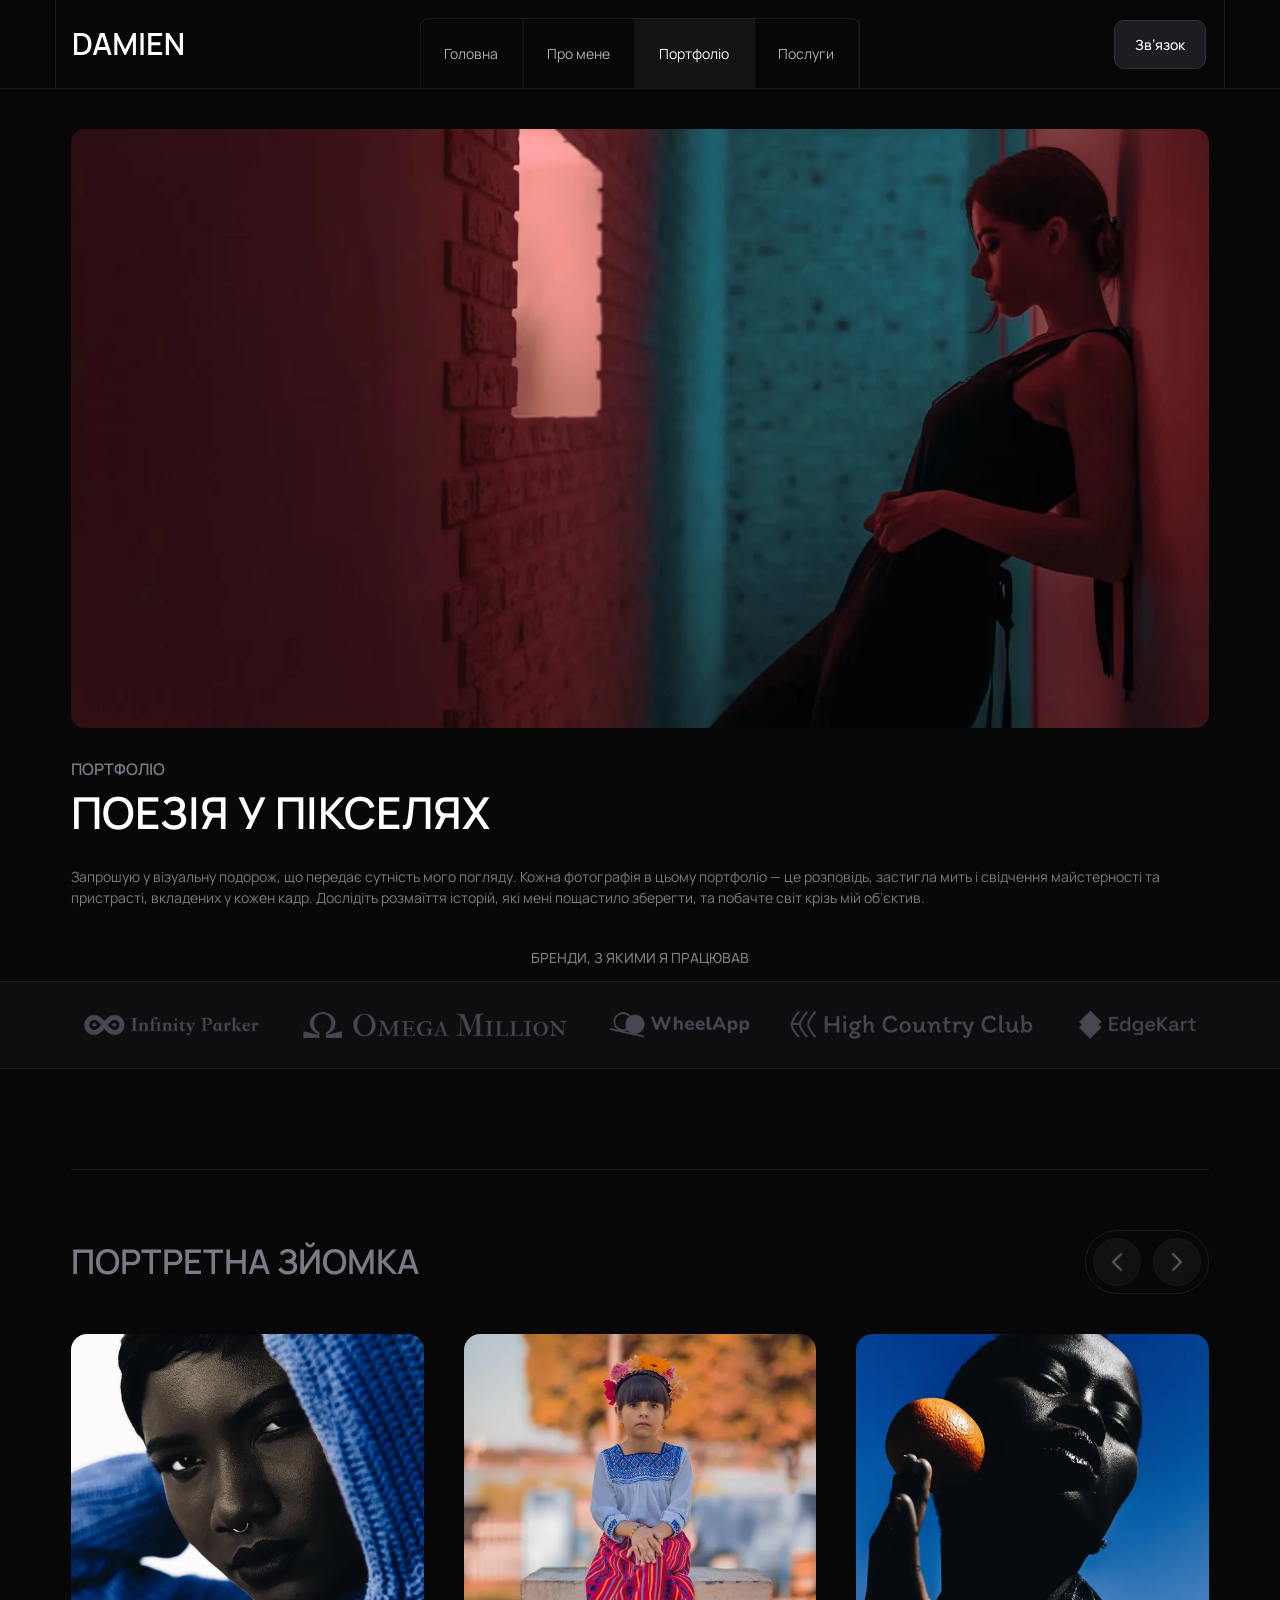
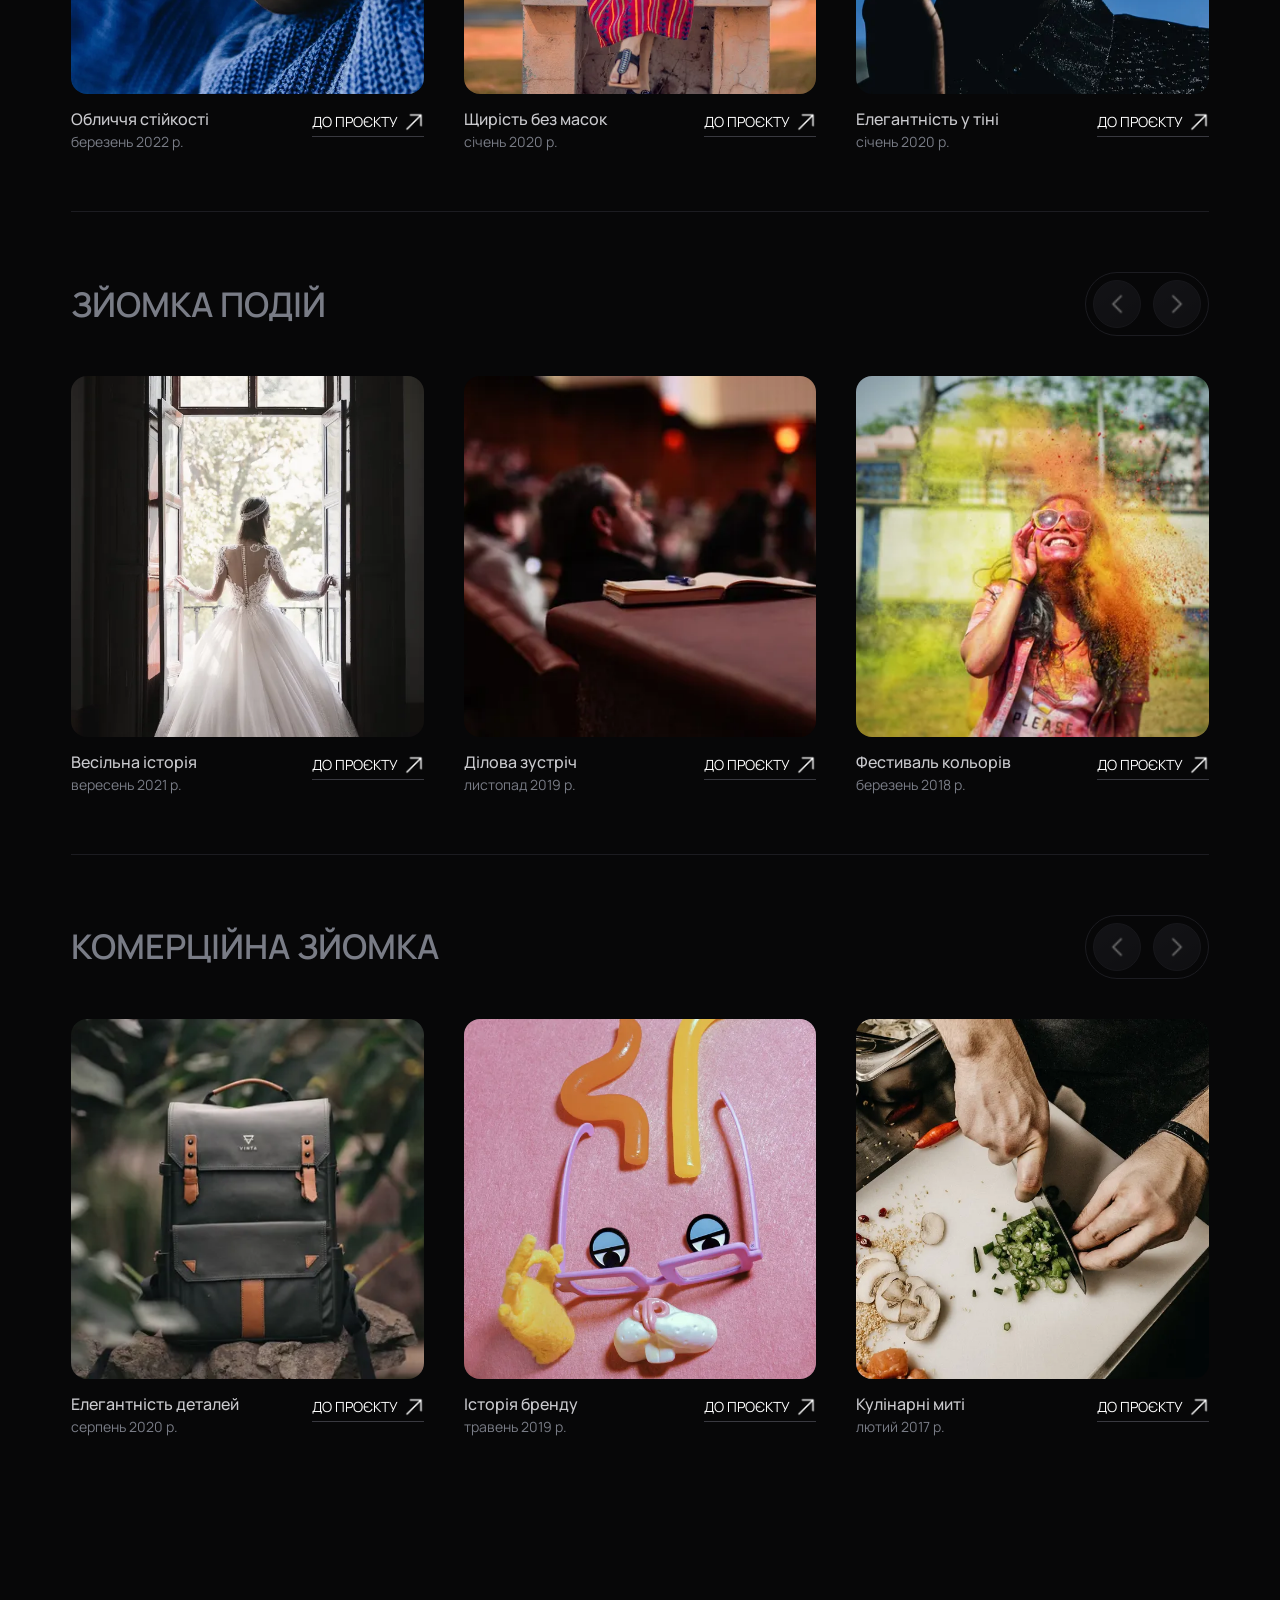
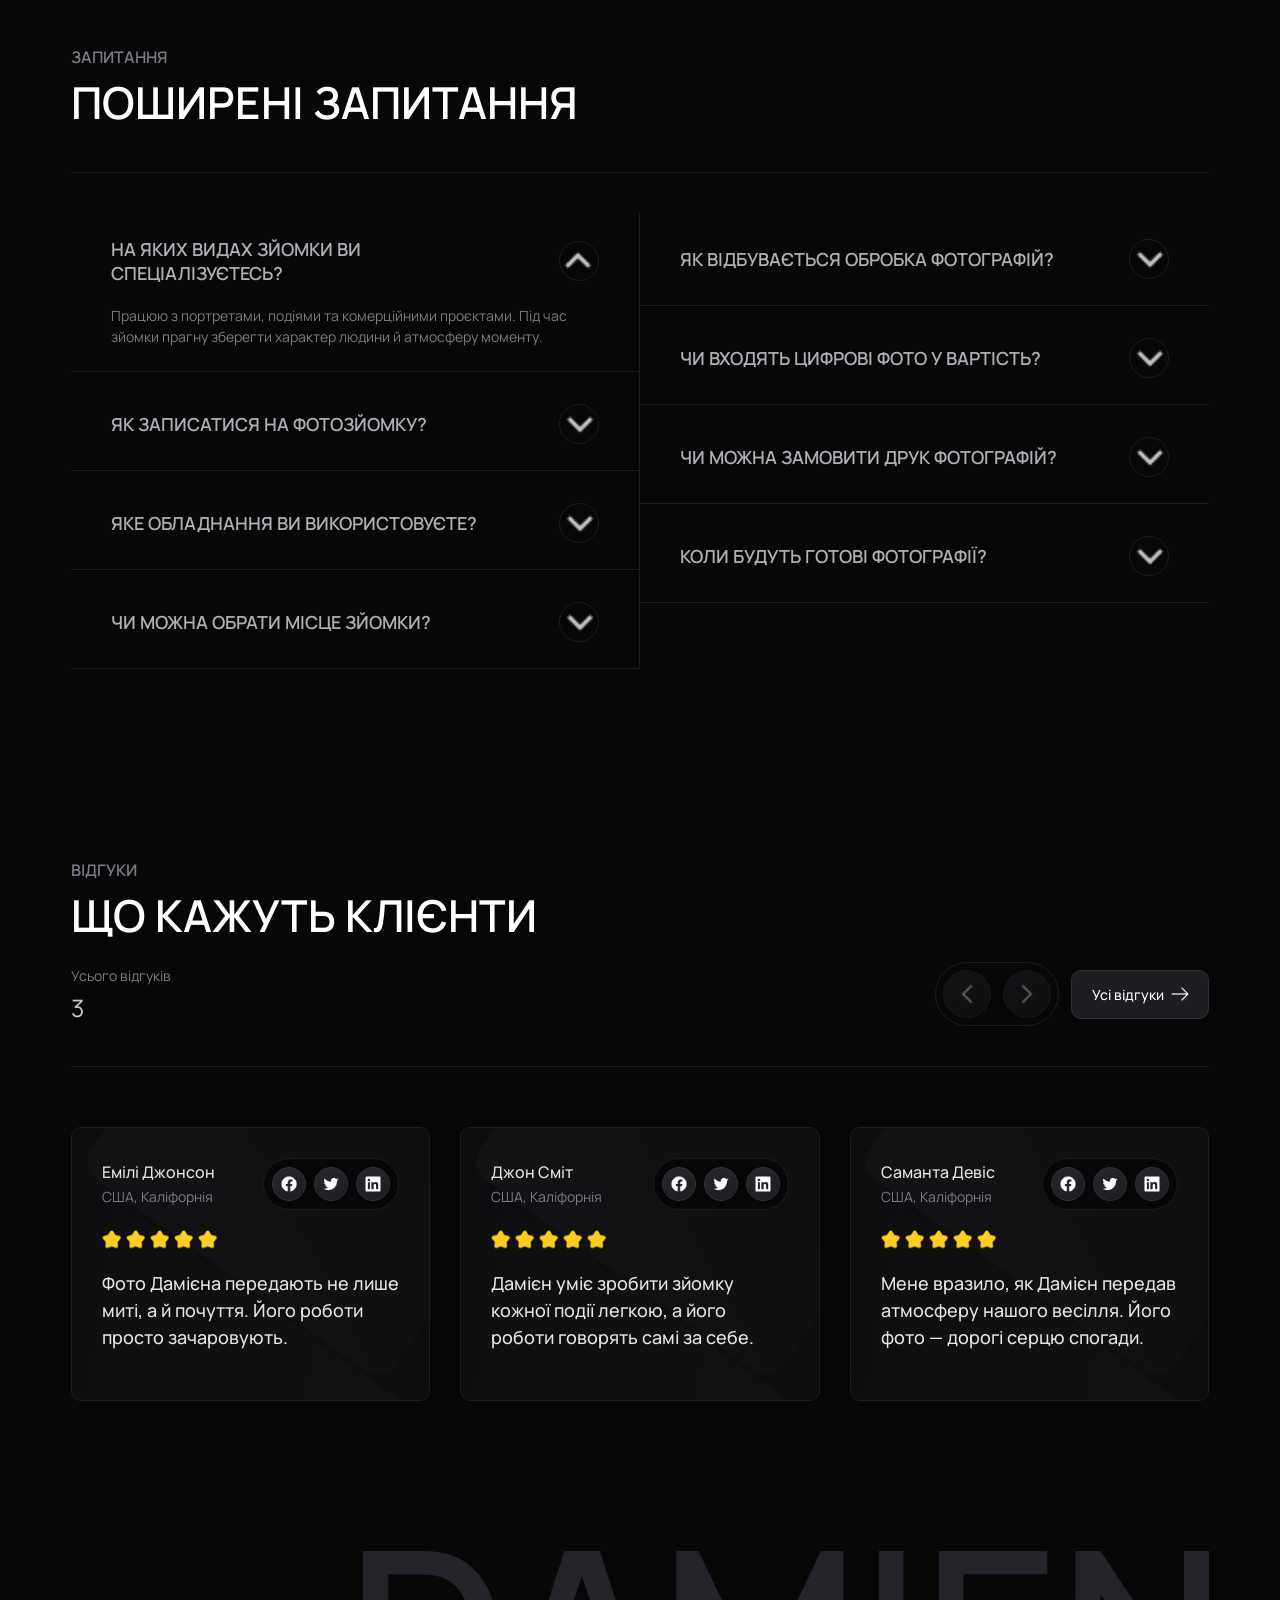
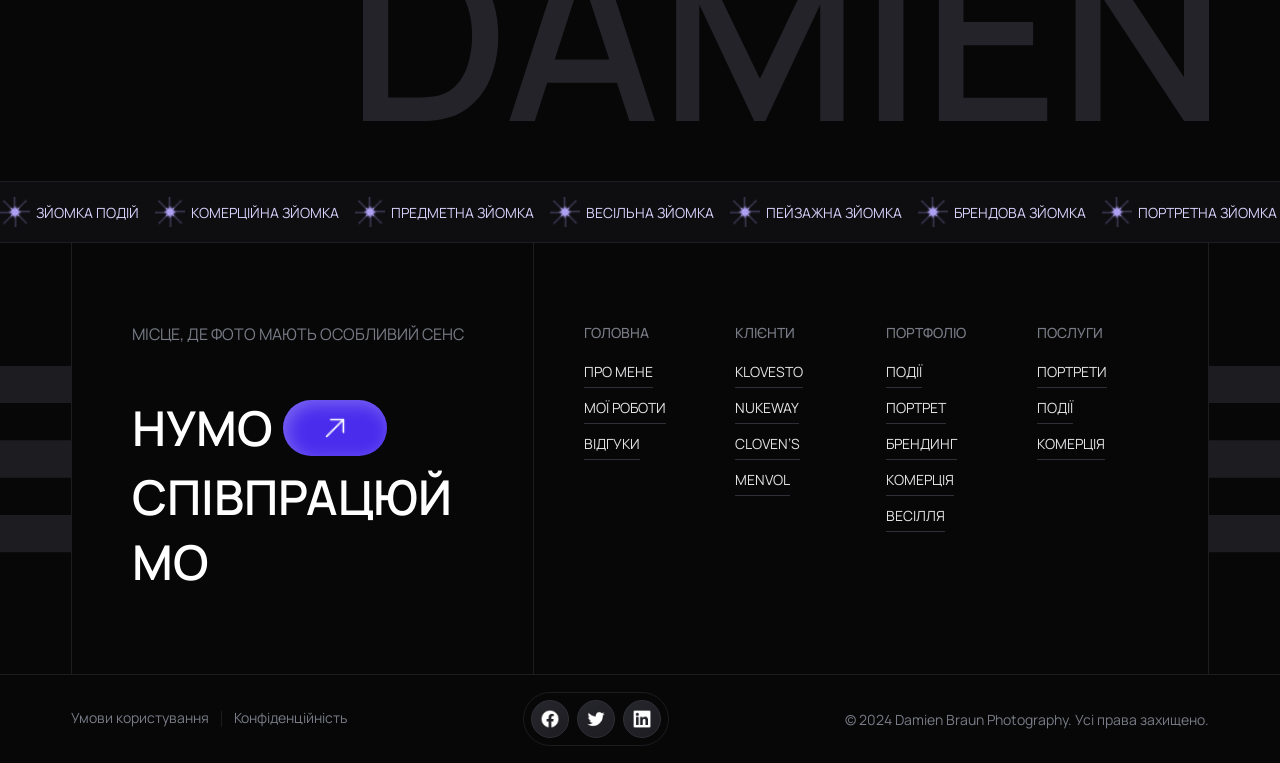
<file: portfolio.html>
<!DOCTYPE html>
<html lang="uk">
    <head>
        <meta charset="UTF-8">
        <meta name="viewport" content="width=device-width, initial-scale=1.0">
        <meta name="theme-color" content="#070708">
        <meta name="color-scheme" content="dark">
        <title>Портфоліо фотографа – роботи | Damien Braun</title>
        <meta name="description" content="Портрети, весільні та подієві репортажі, предметна й комерційна фотографія Дамієна Брауна. Перегляньте добірки робіт у трьох категоріях.">
        <link rel="preload" href="assets/fonts/manrope-cyrillic.woff2" as="font" type="font/woff2" crossorigin>
        <link rel="preload" href="assets/fonts/manrope-latin.woff2" as="font" type="font/woff2" crossorigin>
        <link rel="stylesheet" href="assets/css/_variables.css">
        <link rel="stylesheet" href="assets/css/style.css">
        <link rel="stylesheet" href="assets/css/portfolio.css">
        <link rel="icon" href="assets/favicon.svg" type="image/svg+xml">
        <script src="assets/js/main.js" defer></script>
        <script src="assets/js/service-data.js" defer></script>
        <script src="assets/js/contact.js" defer></script>
        <script src="assets/js/portfolio.js" defer></script>
    </head>
    <body class="portfolio-page">
        <a class="skip-link" href="#main-content">Перейти до вмісту</a>
        <header class="header" id="main-header">
            <div class="navbar">
                <a class="logo" href="index.html" aria-label="Дамієн — головна сторінка"><img src="assets/images/home/logo.svg" alt="" width="135" height="27"></a>
                <nav class="nav-links" id="nav-links" aria-label="Основна навігація">
                    <a href="index.html" class="nav-btn home">Головна</a>
                    <a href="about.html" class="nav-btn about">Про мене</a>
                    <a href="portfolio.html" class="nav-btn portfolio active" aria-current="page">Портфоліо</a>
                    <a href="services.html" class="nav-btn services">Послуги</a>
                    <button class="nav-btn mobile-contact-btn" type="button" data-dialog="contactModal" aria-haspopup="dialog">Зв’язок</button>
                </nav>
                <button class="contact-btn" id="header-contact" aria-label="Обговорити фотозйомку" type="button" data-dialog="contactModal" aria-haspopup="dialog">Зв’язок</button>
                <button class="burger-menu" id="burger-menu" type="button" aria-label="Відкрити меню" aria-expanded="false" aria-controls="nav-links">
                    <span class="icon icon-menu" aria-hidden="true"></span>
                </button>
            </div>
        </header>
        <main id="main-content" tabindex="-1">
            <section class="portfolio-intro page-container" aria-labelledby="portfolio-heading">
                <picture class="portfolio-hero-photo">
                    <source media="(min-width: 110rem)" srcset="assets/images/portfolio/hero-desktop.webp" width="3192" height="1568">
                    <source media="(min-width: 90rem)" srcset="assets/images/portfolio/hero-laptop.webp" width="2560" height="1432">
                    <img src="assets/images/portfolio/hero-mobile.webp" alt="Жінка в чорному вбранні біля стіни у червоному та бірюзовому світлі" width="1600" height="786" fetchpriority="high">
                </picture>
                <div class="portfolio-intro-copy">
                    <p class="portfolio-works-subtitle">Портфоліо</p>
                    <h1 id="portfolio-heading">Поезія у пікселях</h1>
                    <p class="portfolio-intro-description">Запрошую у візуальну подорож, що передає сутність мого погляду. Кожна фотографія в цьому портфоліо — це розповідь, застигла мить і свідчення майстерності та пристрасті, вкладених у кожен кадр. Дослідіть розмаїття історій, які мені пощастило зберегти, та побачте світ крізь мій об’єктив.</p>
                </div>
                <a class="portfolio-scroll-link" href="#portraits">
                    <picture>
                        <source media="(min-width: 110rem)" srcset="assets/images/shared/scroll-decoration-desktop.svg" width="137" height="137">
                        <img src="assets/images/shared/scroll-decoration-laptop.svg" alt="" width="100" height="100" loading="lazy">
                    </picture>
                    <span>Переглянути роботи <span aria-hidden="true">↓</span></span>
                </a>
            </section>
            <section class="portfolio-brands" aria-labelledby="brands-heading">
                <h2 id="brands-heading">
                    <span class="brands-heading-static">Бренди, з якими я працював</span>
                    <button class="brand-motion-toggle" type="button" aria-label="Призупинити рух логотипів" aria-pressed="false" aria-controls="portfolio-brand-track" title="Призупинити або продовжити рух логотипів">Бренди, з якими я працював</button>
                </h2>
                <div class="portfolio-brand-viewport" tabindex="0" role="region" aria-label="Логотипи брендів; горизонтальна стрічка">
                    <div class="portfolio-brand-track" id="portfolio-brand-track" data-loop-ready="true">
                        <ul class="portfolio-brand-list">
                    <li>
                        <span class="portfolio-brand-logo brand-infinity-parker" role="img" aria-label="Infinity Parker"></span>
                    </li>
                    <li>
                        <span class="portfolio-brand-logo brand-omega-million" role="img" aria-label="Omega Million"></span>
                    </li>
                    <li>
                        <span class="portfolio-brand-logo brand-wheelapp" role="img" aria-label="WheelApp"></span>
                    </li>
                    <li>
                        <span class="portfolio-brand-logo brand-high-country-club" role="img" aria-label="High Country Club"></span>
                    </li>
                    <li>
                        <span class="portfolio-brand-logo brand-edgekart" role="img" aria-label="EdgeKart"></span>
                    </li>
                        </ul>
                        <ul class="portfolio-brand-list brand-copy" aria-hidden="true" inert>
                    <li>
                        <span class="portfolio-brand-logo brand-infinity-parker" role="img" aria-label="Infinity Parker"></span>
                    </li>
                    <li>
                        <span class="portfolio-brand-logo brand-omega-million" role="img" aria-label="Omega Million"></span>
                    </li>
                    <li>
                        <span class="portfolio-brand-logo brand-wheelapp" role="img" aria-label="WheelApp"></span>
                    </li>
                    <li>
                        <span class="portfolio-brand-logo brand-high-country-club" role="img" aria-label="High Country Club"></span>
                    </li>
                    <li>
                        <span class="portfolio-brand-logo brand-edgekart" role="img" aria-label="EdgeKart"></span>
                    </li>
                        </ul>
                    </div>
                </div>
            </section>
            <section class="portfolio-works-section portfolio-category" id="portraits" data-portfolio-category aria-labelledby="portraits-heading">
                <div class="portfolio-works-container">
                    <div class="portfolio-works-header">
                        <h2 class="portfolio-category-title" id="portraits-heading">Портретна зйомка</h2>
                        <div class="portfolio-works-actions">
                            <div class="slider-buttons portfolio-slider-buttons" role="group" aria-label="Портретна зйомка: керування слайдером">
                                <button class="portfolio-slider-btn" type="button" data-direction="-1" aria-label="Портретна зйомка: попередня робота" aria-controls="portraits-cards" disabled><span class="icon icon-left" aria-hidden="true"></span></button>
                                <button class="portfolio-slider-btn" type="button" data-direction="1" aria-label="Портретна зйомка: наступна робота" aria-controls="portraits-cards" disabled><span class="icon icon-right" aria-hidden="true"></span></button>
                            </div>
                        </div>
                    </div>
                    <div class="portfolio-cards-container" id="portraits-cards" tabindex="0" role="region" aria-label="Портретна зйомка: роботи; клавіші ←, →, Home та End">
                        <article class="portfolio-card">
                            <img class="portfolio-card-img" src="assets/images/portfolio/portrait-resilience-small.webp" srcset="assets/images/portfolio/portrait-resilience-small.webp 600w, assets/images/portfolio/portrait-resilience.webp 1200w" sizes="(min-width: 110rem) 500px, (min-width: 64rem) 30vw, (min-width: 40rem) 46vw, 100vw" alt="Крупний портрет чоловіка в синьому каптурі" width="1200" height="1500" loading="lazy" decoding="async">
                            <div class="portfolio-card-info">
                                <div class="portfolio-card-text">
                                    <h3 class="portfolio-card-title">Обличчя стійкості</h3>
                                    <time class="portfolio-card-date" datetime="2022-03">березень 2022 р.</time>
                                </div>
                                <a class="portfolio-card-btn" href="assets/images/portfolio/portrait-resilience.webp" aria-label="Переглянути проєкт «Обличчя стійкості»">До проєкту <span class="icon icon-arrow" aria-hidden="true"></span></a>
                            </div>
                        </article>
                        <article class="portfolio-card">
                            <img class="portfolio-card-img" src="assets/images/portfolio/portrait-innocence-small.webp" srcset="assets/images/portfolio/portrait-innocence-small.webp 600w, assets/images/portfolio/portrait-innocence.webp 1200w" sizes="(min-width: 110rem) 500px, (min-width: 64rem) 30vw, (min-width: 40rem) 46vw, 100vw" alt="Дитина у яскравому вбранні та квітковому вінку на міській вулиці" width="1200" height="1797" loading="lazy" decoding="async">
                            <div class="portfolio-card-info">
                                <div class="portfolio-card-text">
                                    <h3 class="portfolio-card-title">Щирість без масок</h3>
                                    <time class="portfolio-card-date" datetime="2020-01">січень 2020 р.</time>
                                </div>
                                <a class="portfolio-card-btn" href="assets/images/portfolio/portrait-innocence.webp" aria-label="Переглянути проєкт «Щирість без масок»">До проєкту <span class="icon icon-arrow" aria-hidden="true"></span></a>
                            </div>
                        </article>
                        <article class="portfolio-card">
                            <img class="portfolio-card-img" src="assets/images/portfolio/portrait-elegance-small.webp" srcset="assets/images/portfolio/portrait-elegance-small.webp 600w, assets/images/portfolio/portrait-elegance.webp 1200w" sizes="(min-width: 110rem) 500px, (min-width: 64rem) 30vw, (min-width: 40rem) 46vw, 100vw" alt="Студійний портрет із помаранчем на синьому тлі" width="1200" height="1500" loading="lazy" decoding="async">
                            <div class="portfolio-card-info">
                                <div class="portfolio-card-text">
                                    <h3 class="portfolio-card-title">Елегантність у тіні</h3>
                                    <time class="portfolio-card-date" datetime="2020-01">січень 2020 р.</time>
                                </div>
                                <a class="portfolio-card-btn" href="assets/images/portfolio/portrait-elegance.webp" aria-label="Переглянути проєкт «Елегантність у тіні»">До проєкту <span class="icon icon-arrow" aria-hidden="true"></span></a>
                            </div>
                        </article>
                    </div>
                </div>
            </section>
            <section class="portfolio-works-section portfolio-category" id="events" data-portfolio-category aria-labelledby="events-heading">
                <div class="portfolio-works-container">
                    <div class="portfolio-works-header">
                        <h2 class="portfolio-category-title" id="events-heading">Зйомка подій</h2>
                        <div class="portfolio-works-actions">
                            <div class="slider-buttons portfolio-slider-buttons" role="group" aria-label="Зйомка подій: керування слайдером">
                                <button class="portfolio-slider-btn" type="button" data-direction="-1" aria-label="Зйомка подій: попередня робота" aria-controls="events-cards" disabled><span class="icon icon-left" aria-hidden="true"></span></button>
                                <button class="portfolio-slider-btn" type="button" data-direction="1" aria-label="Зйомка подій: наступна робота" aria-controls="events-cards" disabled><span class="icon icon-right" aria-hidden="true"></span></button>
                            </div>
                        </div>
                    </div>
                    <div class="portfolio-cards-container" id="events-cards" tabindex="0" role="region" aria-label="Зйомка подій: роботи; клавіші ←, →, Home та End">
                        <article class="portfolio-card">
                            <img class="portfolio-card-img" src="assets/images/portfolio/event-wedding-small.webp" srcset="assets/images/portfolio/event-wedding-small.webp 600w, assets/images/portfolio/event-wedding.webp 1200w" sizes="(min-width: 110rem) 500px, (min-width: 64rem) 30vw, (min-width: 40rem) 46vw, 100vw" alt="Наречена у світлій сукні біля високого вікна" width="1200" height="2008" loading="lazy" decoding="async">
                            <div class="portfolio-card-info">
                                <div class="portfolio-card-text">
                                    <h3 class="portfolio-card-title">Весільна історія</h3>
                                    <time class="portfolio-card-date" datetime="2021-09">вересень 2021 р.</time>
                                </div>
                                <a class="portfolio-card-btn" href="assets/images/portfolio/event-wedding.webp" aria-label="Переглянути проєкт «Весільна історія»">До проєкту <span class="icon icon-arrow" aria-hidden="true"></span></a>
                            </div>
                        </article>
                        <article class="portfolio-card">
                            <img class="portfolio-card-img" src="assets/images/portfolio/event-conference-small.webp" srcset="assets/images/portfolio/event-conference-small.webp 600w, assets/images/portfolio/event-conference.webp 1200w" sizes="(min-width: 110rem) 500px, (min-width: 64rem) 30vw, (min-width: 40rem) 46vw, 100vw" alt="Відкритий нотатник на передньому плані й учасники конференції в залі" width="1200" height="800" loading="lazy" decoding="async">
                            <div class="portfolio-card-info">
                                <div class="portfolio-card-text">
                                    <h3 class="portfolio-card-title">Ділова зустріч</h3>
                                    <time class="portfolio-card-date" datetime="2019-11">листопад 2019 р.</time>
                                </div>
                                <a class="portfolio-card-btn" href="assets/images/portfolio/event-conference.webp" aria-label="Переглянути проєкт «Ділова зустріч»">До проєкту <span class="icon icon-arrow" aria-hidden="true"></span></a>
                            </div>
                        </article>
                        <article class="portfolio-card">
                            <img class="portfolio-card-img" src="assets/images/portfolio/event-festival-small.webp" srcset="assets/images/portfolio/event-festival-small.webp 600w, assets/images/portfolio/event-festival.webp 1200w" sizes="(min-width: 110rem) 500px, (min-width: 64rem) 30vw, (min-width: 40rem) 46vw, 100vw" alt="Учасниця фестивалю з кольоровою фарбою на обличчі й волоссі" width="1200" height="798" loading="lazy" decoding="async">
                            <div class="portfolio-card-info">
                                <div class="portfolio-card-text">
                                    <h3 class="portfolio-card-title">Фестиваль кольорів</h3>
                                    <time class="portfolio-card-date" datetime="2018-03">березень 2018 р.</time>
                                </div>
                                <a class="portfolio-card-btn" href="assets/images/portfolio/event-festival.webp" aria-label="Переглянути проєкт «Фестиваль кольорів»">До проєкту <span class="icon icon-arrow" aria-hidden="true"></span></a>
                            </div>
                        </article>
                    </div>
                </div>
            </section>
            <section class="portfolio-works-section portfolio-category" id="commercial" data-portfolio-category aria-labelledby="commercial-heading">
                <div class="portfolio-works-container">
                    <div class="portfolio-works-header">
                        <h2 class="portfolio-category-title" id="commercial-heading">Комерційна зйомка</h2>
                        <div class="portfolio-works-actions">
                            <div class="slider-buttons portfolio-slider-buttons" role="group" aria-label="Комерційна зйомка: керування слайдером">
                                <button class="portfolio-slider-btn" type="button" data-direction="-1" aria-label="Комерційна зйомка: попередня робота" aria-controls="commercial-cards" disabled><span class="icon icon-left" aria-hidden="true"></span></button>
                                <button class="portfolio-slider-btn" type="button" data-direction="1" aria-label="Комерційна зйомка: наступна робота" aria-controls="commercial-cards" disabled><span class="icon icon-right" aria-hidden="true"></span></button>
                            </div>
                        </div>
                    </div>
                    <div class="portfolio-cards-container" id="commercial-cards" tabindex="0" role="region" aria-label="Комерційна зйомка: роботи; клавіші ←, →, Home та End">
                        <article class="portfolio-card">
                            <img class="portfolio-card-img" src="assets/images/portfolio/commercial-backpack-small.webp" srcset="assets/images/portfolio/commercial-backpack-small.webp 600w, assets/images/portfolio/commercial-backpack.webp 1200w" sizes="(min-width: 110rem) 500px, (min-width: 64rem) 30vw, (min-width: 40rem) 46vw, 100vw" alt="Темний рюкзак зі шкіряними ремінцями на тлі зелені" width="1200" height="800" loading="lazy" decoding="async">
                            <div class="portfolio-card-info">
                                <div class="portfolio-card-text">
                                    <h3 class="portfolio-card-title">Елегантність деталей</h3>
                                    <time class="portfolio-card-date" datetime="2020-08">серпень 2020 р.</time>
                                </div>
                                <a class="portfolio-card-btn" href="assets/images/portfolio/commercial-backpack.webp" aria-label="Переглянути проєкт «Елегантність деталей»">До проєкту <span class="icon icon-arrow" aria-hidden="true"></span></a>
                            </div>
                        </article>
                        <article class="portfolio-card">
                            <img class="portfolio-card-img" src="assets/images/portfolio/commercial-brand-small.webp" srcset="assets/images/portfolio/commercial-brand-small.webp 600w, assets/images/portfolio/commercial-brand.webp 1200w" sizes="(min-width: 110rem) 500px, (min-width: 64rem) 30vw, (min-width: 40rem) 46vw, 100vw" alt="Рожевий персонаж з окулярами та кольоровими деталями на рожевому тлі" width="1200" height="1803" loading="lazy" decoding="async">
                            <div class="portfolio-card-info">
                                <div class="portfolio-card-text">
                                    <h3 class="portfolio-card-title">Історія бренду</h3>
                                    <time class="portfolio-card-date" datetime="2019-05">травень 2019 р.</time>
                                </div>
                                <a class="portfolio-card-btn" href="assets/images/portfolio/commercial-brand.webp" aria-label="Переглянути проєкт «Історія бренду»">До проєкту <span class="icon icon-arrow" aria-hidden="true"></span></a>
                            </div>
                        </article>
                        <article class="portfolio-card">
                            <img class="portfolio-card-img" src="assets/images/portfolio/commercial-food-small.webp" srcset="assets/images/portfolio/commercial-food-small.webp 600w, assets/images/portfolio/commercial-food.webp 1200w" sizes="(min-width: 110rem) 500px, (min-width: 64rem) 30vw, (min-width: 40rem) 46vw, 100vw" alt="Кухар нарізає зелень на дерев’яній дошці" width="1200" height="1800" loading="lazy" decoding="async">
                            <div class="portfolio-card-info">
                                <div class="portfolio-card-text">
                                    <h3 class="portfolio-card-title">Кулінарні миті</h3>
                                    <time class="portfolio-card-date" datetime="2017-02">лютий 2017 р.</time>
                                </div>
                                <a class="portfolio-card-btn" href="assets/images/portfolio/commercial-food.webp" aria-label="Переглянути проєкт «Кулінарні миті»">До проєкту <span class="icon icon-arrow" aria-hidden="true"></span></a>
                            </div>
                        </article>
                    </div>
                </div>
            </section>
            <section class="faq-section" id="faq" aria-labelledby="faq-heading">
                <div class="faq-header"><div class="faq-text-container">
                    <p class="faq-subtitle">Запитання</p>
                    <h2 class="faq-title" id="faq-heading">Поширені запитання</h2>
                </div></div>
                <div class="faq-content">
                    <div class="faq-col faq-col-left">
                            <div class="portfolio-faq-item">
                                <h3><button class="faq-summary faq-toggle" type="button" id="faq-specialization" aria-controls="answer-specialization" aria-expanded="true" data-faq-question>
                                    <span class="faq-item-title">На яких видах зйомки ви спеціалізуєтесь?</span>
                                    <span class="icon icon-down" aria-hidden="true"></span>
                                </button></h3>
                                <p class="faq-item-paragraph" id="answer-specialization">Працюю з портретами, подіями та комерційними проєктами. Під час зйомки прагну зберегти характер людини й атмосферу моменту.</p>
                            </div>
                            <div class="portfolio-faq-item">
                                <h3><button class="faq-summary faq-toggle" type="button" id="faq-booking" aria-controls="answer-booking" aria-expanded="true" data-faq-question>
                                    <span class="faq-item-title">Як записатися на фотозйомку?</span>
                                    <span class="icon icon-down" aria-hidden="true"></span>
                                </button></h3>
                                <p class="faq-item-paragraph" id="answer-booking">Напишіть через контактну форму або електронною поштою. Обговоримо ідею, бажану дату, локацію та формат роботи.</p>
                            </div>
                            <div class="portfolio-faq-item">
                                <h3><button class="faq-summary faq-toggle" type="button" id="faq-equipment" aria-controls="answer-equipment" aria-expanded="true" data-faq-question>
                                    <span class="faq-item-title">Яке обладнання ви використовуєте?</span>
                                    <span class="icon icon-down" aria-hidden="true"></span>
                                </button></h3>
                                <p class="faq-item-paragraph" id="answer-equipment">Використовую професійну камеру, об’єктиви та освітлення, які підбираю відповідно до завдання й умов зйомки.</p>
                            </div>
                            <div class="portfolio-faq-item">
                                <h3><button class="faq-summary faq-toggle" type="button" id="faq-location" aria-controls="answer-location" aria-expanded="true" data-faq-question>
                                    <span class="faq-item-title">Чи можна обрати місце зйомки?</span>
                                    <span class="icon icon-down" aria-hidden="true"></span>
                                </button></h3>
                                <p class="faq-item-paragraph" id="answer-location">Так. Можемо працювати у студії, на природі або в іншій погодженій локації. Разом оцінимо світло та умови.</p>
                            </div>
                    </div>
                    <div class="faq-col faq-col-right" id="faq-more">
                            <div class="portfolio-faq-item">
                                <h3><button class="faq-summary faq-toggle" type="button" id="faq-editing" aria-controls="answer-editing" aria-expanded="true" data-faq-question>
                                    <span class="faq-item-title">Як відбувається обробка фотографій?</span>
                                    <span class="icon icon-down" aria-hidden="true"></span>
                                </button></h3>
                                <p class="faq-item-paragraph" id="answer-editing">Спочатку відбираю вдалі кадри, потім виконую корекцію кольору та делікатну ретуш. Зберігаю природність образу й узгоджений настрій.</p>
                            </div>
                            <div class="portfolio-faq-item">
                                <h3><button class="faq-summary faq-toggle" type="button" id="faq-files" aria-controls="answer-files" aria-expanded="true" data-faq-question>
                                    <span class="faq-item-title">Чи входять цифрові фото у вартість?</span>
                                    <span class="icon icon-down" aria-hidden="true"></span>
                                </button></h3>
                                <p class="faq-item-paragraph" id="answer-files">Так, погоджена добірка оброблених цифрових фотографій входить у вартість зйомки. Обсяг і формат обговорюємо заздалегідь.</p>
                            </div>
                            <div class="portfolio-faq-item">
                                <h3><button class="faq-summary faq-toggle" type="button" id="faq-prints" aria-controls="answer-prints" aria-expanded="true" data-faq-question>
                                    <span class="faq-item-title">Чи можна замовити друк фотографій?</span>
                                    <span class="icon icon-down" aria-hidden="true"></span>
                                </button></h3>
                                <p class="faq-item-paragraph" id="answer-prints">Так. Напишіть мені, щоб узгодити розмір, матеріали й вартість друку. Допоможу підібрати формат для обраних кадрів.</p>
                            </div>
                            <div class="portfolio-faq-item">
                                <h3><button class="faq-summary faq-toggle" type="button" id="faq-delivery" aria-controls="answer-delivery" aria-expanded="true" data-faq-question>
                                    <span class="faq-item-title">Коли будуть готові фотографії?</span>
                                    <span class="icon icon-down" aria-hidden="true"></span>
                                </button></h3>
                                <p class="faq-item-paragraph" id="answer-delivery">Зазвичай обробка займає один–два тижні. Точний термін узгоджуємо перед зйомкою з огляду на обсяг роботи.</p>
                            </div>
                    </div>
                </div>
            </section>
            <section class="testimonials-section" id="testimonials">
                <div class="testimonials-container">
                    <div class="testimonials-header">
                        <div class="testimonials-header-left">
                            <div class="testimonials-text-container">
                                <span class="testimonials-subtitle">Відгуки</span>
                                <h2 class="testimonials-title">Що кажуть клієнти</h2>
                            </div>
                            <div class="testimonials-total-reviews">
                                <span class="reviews-label">Усього відгуків</span>
                                <span class="reviews-number">3</span>
                            </div>
                        </div>
                        <div class="testimonials-actions">
                            <div class="slider-buttons testimonials-slider-buttons">
                                <button class="slider-btn" type="button" aria-label="Попередній відгук" data-direction="-1">
                                    <span class="icon icon-left" aria-hidden="true"></span>
                                </button>
                                <button class="slider-btn" type="button" aria-label="Наступний відгук" data-direction="1">
                                    <span class="icon icon-right" aria-hidden="true"></span>
                                </button>
                            </div>
                            <a class="view-all-btn testimonials-view-all" href="#testimonial-cards">Усі відгуки <span class="icon icon-arrow icon-inline" aria-hidden="true"></span></a>
                        </div>
                    </div>
                    <div class="testimonials-cards-container" id="testimonial-cards" tabindex="0" role="region" aria-label="Відгуки клієнтів">
                        <article class="testimonial-card">
                            <div class="testimonial-card-header">
                                <div class="testimonial-client-info">
                                    <h3 class="client-name">Емілі Джонсон</h3>
                                    <span class="client-location">США, Каліфорнія</span>
                                </div>
                                <div class="testimonial-socials social-icon-container">
                                    <a href="https://www.facebook.com/" target="_blank" class="social-btn-small" rel="noopener noreferrer" aria-label="Facebook — головна сторінка платформи (нова вкладка)">
                                        <span class="icon icon-facebook" aria-hidden="true"></span>
                                    </a>
                                    <a href="https://x.com/" target="_blank" class="social-btn-small" rel="noopener noreferrer" aria-label="X — головна сторінка платформи (нова вкладка)">
                                        <span class="icon icon-twitter" aria-hidden="true"></span>
                                    </a>
                                    <a href="https://www.linkedin.com/" target="_blank" class="social-btn-small" rel="noopener noreferrer" aria-label="LinkedIn — головна сторінка платформи (нова вкладка)">
                                        <span class="icon icon-linkedin" aria-hidden="true"></span>
                                    </a>
                                </div>
                            </div>
                            <div class="testimonial-stars" role="img" aria-label="Оцінка: 5 із 5">
                                <span class="icon icon-rating" aria-hidden="true"></span>
                                <span class="icon icon-rating" aria-hidden="true"></span>
                                <span class="icon icon-rating" aria-hidden="true"></span>
                                <span class="icon icon-rating" aria-hidden="true"></span>
                                <span class="icon icon-rating" aria-hidden="true"></span>
                            </div>
                            <p class="testimonial-text">Фото Дамієна передають не лише миті, а й почуття. Його роботи просто зачаровують.</p>
                        </article>
                        <article class="testimonial-card">
                            <div class="testimonial-card-header">
                                <div class="testimonial-client-info">
                                    <h3 class="client-name">Джон Сміт</h3>
                                    <span class="client-location">США, Каліфорнія</span>
                                </div>
                                <div class="testimonial-socials social-icon-container">
                                    <a href="https://www.facebook.com/" target="_blank" class="social-btn-small" rel="noopener noreferrer" aria-label="Facebook — головна сторінка платформи (нова вкладка)">
                                        <span class="icon icon-facebook" aria-hidden="true"></span>
                                    </a>
                                    <a href="https://x.com/" target="_blank" class="social-btn-small" rel="noopener noreferrer" aria-label="X — головна сторінка платформи (нова вкладка)">
                                        <span class="icon icon-twitter" aria-hidden="true"></span>
                                    </a>
                                    <a href="https://www.linkedin.com/" target="_blank" class="social-btn-small" rel="noopener noreferrer" aria-label="LinkedIn — головна сторінка платформи (нова вкладка)">
                                        <span class="icon icon-linkedin" aria-hidden="true"></span>
                                    </a>
                                </div>
                            </div>
                            <div class="testimonial-stars" role="img" aria-label="Оцінка: 5 із 5">
                                <span class="icon icon-rating" aria-hidden="true"></span>
                                <span class="icon icon-rating" aria-hidden="true"></span>
                                <span class="icon icon-rating" aria-hidden="true"></span>
                                <span class="icon icon-rating" aria-hidden="true"></span>
                                <span class="icon icon-rating" aria-hidden="true"></span>
                            </div>
                            <p class="testimonial-text">Дамієн уміє зробити зйомку кожної події легкою, а його роботи говорять самі за себе.</p>
                        </article>
                        <article class="testimonial-card">
                            <div class="testimonial-card-header">
                                <div class="testimonial-client-info">
                                    <h3 class="client-name">Саманта Девіс</h3>
                                    <span class="client-location">США, Каліфорнія</span>
                                </div>
                                <div class="testimonial-socials social-icon-container">
                                    <a href="https://www.facebook.com/" target="_blank" class="social-btn-small" rel="noopener noreferrer" aria-label="Facebook — головна сторінка платформи (нова вкладка)">
                                        <span class="icon icon-facebook" aria-hidden="true"></span>
                                    </a>
                                    <a href="https://x.com/" target="_blank" class="social-btn-small" rel="noopener noreferrer" aria-label="X — головна сторінка платформи (нова вкладка)">
                                        <span class="icon icon-twitter" aria-hidden="true"></span>
                                    </a>
                                    <a href="https://www.linkedin.com/" target="_blank" class="social-btn-small" rel="noopener noreferrer" aria-label="LinkedIn — головна сторінка платформи (нова вкладка)">
                                        <span class="icon icon-linkedin" aria-hidden="true"></span>
                                    </a>
                                </div>
                            </div>
                            <div class="testimonial-stars" role="img" aria-label="Оцінка: 5 із 5">
                                <span class="icon icon-rating" aria-hidden="true"></span>
                                <span class="icon icon-rating" aria-hidden="true"></span>
                                <span class="icon icon-rating" aria-hidden="true"></span>
                                <span class="icon icon-rating" aria-hidden="true"></span>
                                <span class="icon icon-rating" aria-hidden="true"></span>
                            </div>
                            <p class="testimonial-text">Мене вразило, як Дамієн передав атмосферу нашого весілля. Його фото — дорогі серцю спогади.</p>
                        </article>
                    </div>
                </div>
            </section>
            <div class="bottom-logo-section" aria-hidden="true">
                <div class="bottom-logo-container">
                    <img src="assets/images/home/footer-logo.svg" alt="" class="bottom-massive-logo" width="1063" height="213">
                </div>
            </div>
            <div class="marquee-section bottom-marquee" role="group" aria-label="Напрями фотографії">
                <div class="marquee-content">
                    <div class="marquee-item">
                        <span class="icon icon-spark" aria-hidden="true"></span>
                        <span>Зйомка подій</span>
                    </div>
                    <div class="marquee-item">
                        <span class="icon icon-spark" aria-hidden="true"></span>
                        <span>Комерційна зйомка</span>
                    </div>
                    <div class="marquee-item">
                        <span class="icon icon-spark" aria-hidden="true"></span>
                        <span>Предметна зйомка</span>
                    </div>
                    <div class="marquee-item">
                        <span class="icon icon-spark" aria-hidden="true"></span>
                        <span>Весільна зйомка</span>
                    </div>
                    <div class="marquee-item">
                        <span class="icon icon-spark" aria-hidden="true"></span>
                        <span>Пейзажна зйомка</span>
                    </div>
                    <div class="marquee-item">
                        <span class="icon icon-spark" aria-hidden="true"></span>
                        <span>Брендова зйомка</span>
                    </div>
                    <div class="marquee-item">
                        <span class="icon icon-spark" aria-hidden="true"></span>
                        <span>Портретна зйомка</span>
                    </div>
                </div>
                <div class="marquee-content" aria-hidden="true">
                    <div class="marquee-item">
                        <span class="icon icon-spark" aria-hidden="true"></span>
                        <span>Зйомка подій</span>
                    </div>
                    <div class="marquee-item">
                        <span class="icon icon-spark" aria-hidden="true"></span>
                        <span>Комерційна зйомка</span>
                    </div>
                    <div class="marquee-item">
                        <span class="icon icon-spark" aria-hidden="true"></span>
                        <span>Предметна зйомка</span>
                    </div>
                    <div class="marquee-item">
                        <span class="icon icon-spark" aria-hidden="true"></span>
                        <span>Весільна зйомка</span>
                    </div>
                    <div class="marquee-item">
                        <span class="icon icon-spark" aria-hidden="true"></span>
                        <span>Пейзажна зйомка</span>
                    </div>
                    <div class="marquee-item">
                        <span class="icon icon-spark" aria-hidden="true"></span>
                        <span>Брендова зйомка</span>
                    </div>
                    <div class="marquee-item">
                        <span class="icon icon-spark" aria-hidden="true"></span>
                        <span>Портретна зйомка</span>
                    </div>
                </div>
            </div>
        </main>
        <footer class="main-footer">
            <h2 class="visually-hidden">Навігація та зв’язок</h2>
            <div class="footer-top-container">
                <img src="assets/images/home/footer-decoration.svg" alt="" class="footer-vector-left" width="162" height="200">
                <div class="footer-top-content">
                    <div class="footer-left-block">
                        <span class="footer-tagline">Місце, де фото мають особливий сенс</span>
                        <div class="footer-call-to-action">
                            <div class="footer-cta-row">
                                <span class="footer-cta-text">Нумо</span>
                                <button class="footer-cta-btn" aria-label="Обговорити фотозйомку" type="button" data-dialog="contactModal" aria-haspopup="dialog">
                                    <span class="icon icon-arrow" aria-hidden="true"></span>
                                </button>
                            </div>
                            <span class="footer-cta-text">Співпрацюймо</span>
                        </div>
                    </div>
                    <div class="footer-right-block">
                        <div class="footer-links-col">
                            <h3 class="footer-links-title"><a href="index.html">Головна</a></h3>
                            <a href="about.html" class="footer-link">Про мене</a>
                            <a href="portfolio.html" class="footer-link">Мої роботи</a>
                            <a href="#testimonials" class="footer-link">Відгуки</a>
                        </div>
                        <div class="footer-links-col">
                            <h3 class="footer-links-title">Клієнти</h3>
                            <a href="#testimonials" class="footer-link">Klovesto</a>
                            <a href="#testimonials" class="footer-link">Nukeway</a>
                            <a href="#testimonials" class="footer-link">Cloven’s</a>
                            <a href="#testimonials" class="footer-link">MenVol</a>
                        </div>
                        <div class="footer-links-col">
                            <h3 class="footer-links-title">Портфоліо</h3>
                            <a href="portfolio.html#events" class="footer-link">Події</a>
                            <a href="portfolio.html#portraits" class="footer-link">Портрет</a>
                            <a href="portfolio.html#commercial" class="footer-link">Брендинг</a>
                            <a href="portfolio.html#commercial" class="footer-link">Комерція</a>
                            <a href="portfolio.html#events" class="footer-link">Весілля</a>
                        </div>
                        <div class="footer-links-col">
                            <h3 class="footer-links-title">Послуги</h3>
                            <a href="services.html#portraits" class="footer-link">Портрети</a>
                            <a href="services.html#events" class="footer-link">Події</a>
                            <a href="services.html#commercial" class="footer-link">Комерція</a>
                        </div>
                    </div>
                </div>
                <img src="assets/images/home/footer-decoration.svg" alt="" class="footer-vector-right" width="162" height="200">
            </div>
            <div class="footer-bottom-container">
                <div class="footer-bottom-left">
                    <span class="footer-bottom-link">Умови користування</span>
                    <div class="footer-divider"></div>
                    <span class="footer-bottom-link">Конфіденційність</span>
                </div>
                <div class="footer-socials">
                    <a href="https://www.facebook.com/" target="_blank" class="social-btn-footer" rel="noopener noreferrer" aria-label="Facebook — головна сторінка платформи (нова вкладка)">
                        <span class="icon icon-facebook" aria-hidden="true"></span>
                    </a>
                    <a href="https://x.com/" target="_blank" class="social-btn-footer" rel="noopener noreferrer" aria-label="X — головна сторінка платформи (нова вкладка)">
                        <span class="icon icon-twitter" aria-hidden="true"></span>
                    </a>
                    <a href="https://www.linkedin.com/" target="_blank" class="social-btn-footer" rel="noopener noreferrer" aria-label="LinkedIn — головна сторінка платформи (нова вкладка)">
                        <span class="icon icon-linkedin" aria-hidden="true"></span>
                    </a>
                </div>
                <div class="footer-bottom-right">
                    <span>© 2024 Damien Braun Photography. Усі права захищено.</span>
                </div>
            </div>
        </footer>
        <dialog class="dialog" id="contactModal" aria-labelledby="contact-title" aria-describedby="contact-help">
            <button class="close-btn" type="button" data-close-dialog aria-label="Закрити форму">×</button>
            <h2 class="dialog-title" id="contact-title">Обговорімо вашу зйомку</h2>
            <form class="contact-form" id="contactForm" method="dialog" novalidate>
                <div class="form-field">
                    <label for="contact-name">Ваше ім’я (обов’язково)</label>
                    <input class="modal-input" id="contact-name" name="name" type="text" autocomplete="name" enterkeyhint="next" required minlength="2" maxlength="80" aria-describedby="contact-name-error" autofocus>
                    <span class="field-error" id="contact-name-error"></span>
                </div>
                <div class="form-field">
                    <label for="contact-email">Електронна пошта (обов’язково)</label>
                    <input class="modal-input" id="contact-email" name="email" type="email" inputmode="email" autocomplete="email" autocapitalize="none" spellcheck="false" enterkeyhint="next" required maxlength="254" aria-describedby="contact-email-error">
                    <span class="field-error" id="contact-email-error"></span>
                </div>
                <div class="form-field">
                    <label for="contact-service">Напрям зйомки</label>
                    <select class="modal-input" id="contact-service" name="service" autocomplete="off" aria-describedby="contact-service-error">
                        <option value="">Допоможіть обрати напрям</option>
                        <option value="Портретна зйомка">Портретна зйомка</option>
                        <option value="Зйомка подій">Зйомка подій</option>
                        <option value="Комерційна зйомка">Комерційна зйомка</option>
                    </select>
                    <span class="field-error" id="contact-service-error"></span>
                </div>
                <div class="form-field">
                    <label for="contact-package">Пакет</label>
                    <select class="modal-input" id="contact-package" name="package" autocomplete="off" aria-describedby="package-status contact-package-error" disabled>
                        <option value="">Завантажуємо пакети…</option>
                    </select>
                    <p class="form-help" id="package-status" role="status">Завантажуємо пакети зйомки…</p>
                    <button class="portfolio-card-btn" type="button" id="package-retry" hidden>Спробувати ще раз</button>
                    <span class="field-error" id="contact-package-error"></span>
                </div>
                <div class="form-field">
                    <label for="contact-message">Розкажіть про вашу ідею (обов’язково)</label>
                    <textarea class="modal-textarea" id="contact-message" name="body" autocomplete="off" enterkeyhint="enter" required minlength="10" maxlength="2000" aria-describedby="contact-message-help contact-message-error"></textarea>
                    <span class="form-help" id="contact-message-help">Від 10 до 2000 символів.</span>
                    <span class="field-error" id="contact-message-error"></span>
                </div>
                <p class="form-help" id="contact-help">Підготуйте звернення й надішліть його зі своєї поштової програми. Цей сайт не надсилає лист автоматично. Чернетка зберігається лише на цій відкритій сторінці.</p>
                <button class="action-btn-outline" type="submit">Підготувати лист</button>
                <p class="form-status" id="form-status" role="status" aria-live="polite" aria-atomic="true"></p>
                <a class="form-mail-link" id="prepared-mail" hidden>Відкрити поштову програму</a>
            </form>
        </dialog>
    </body>
</html>
</file>
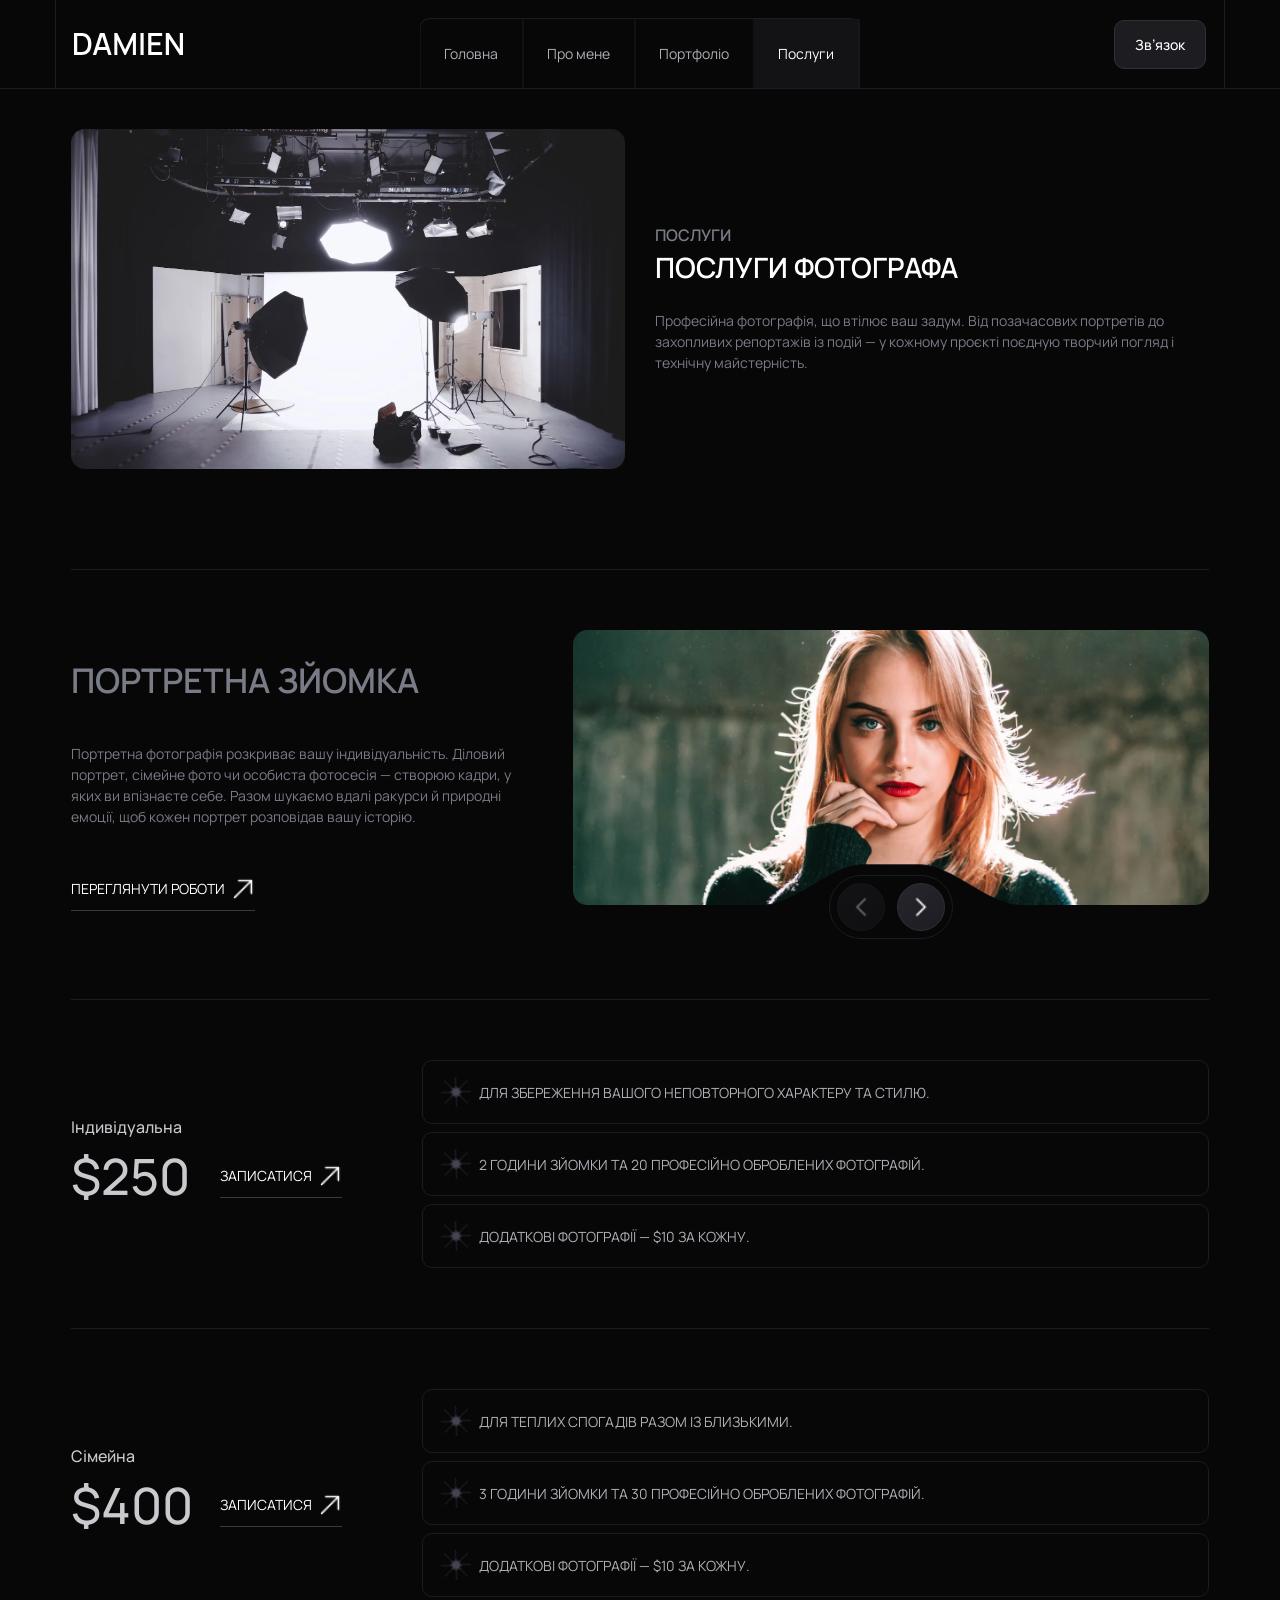
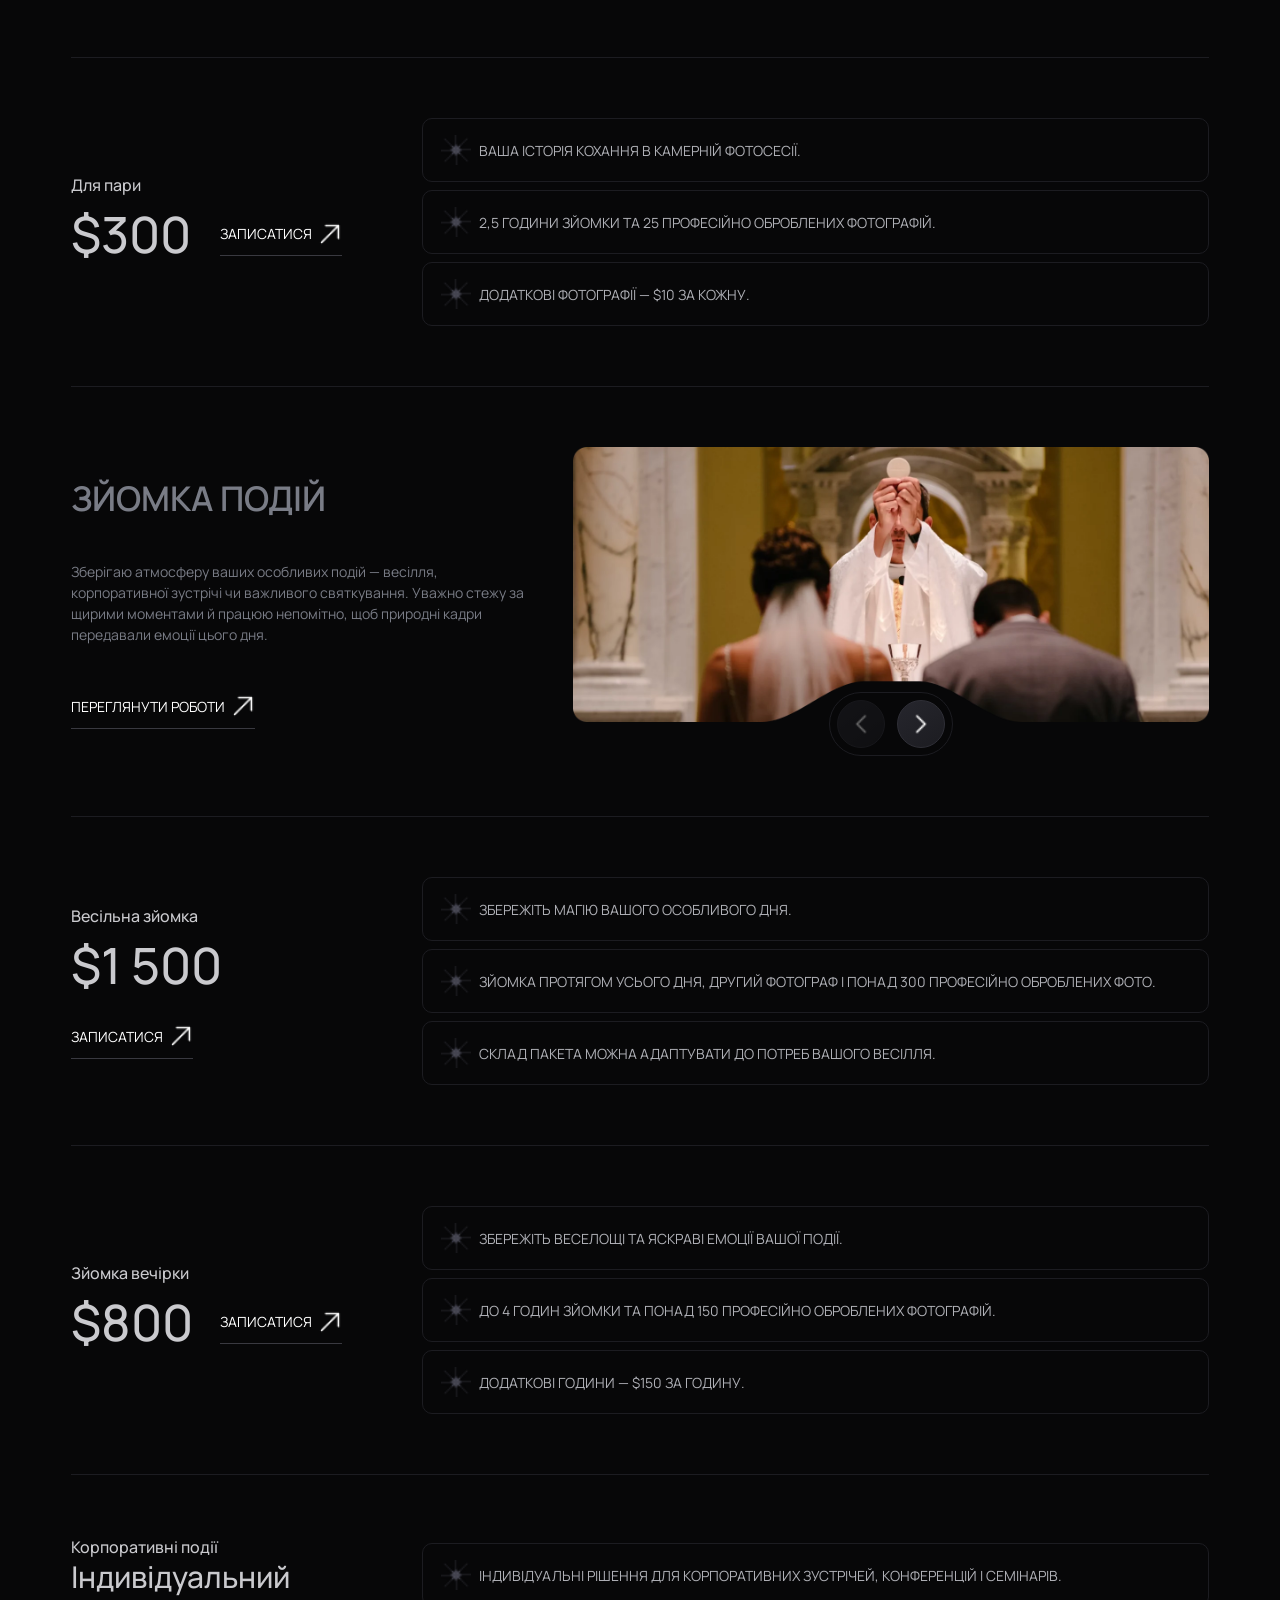
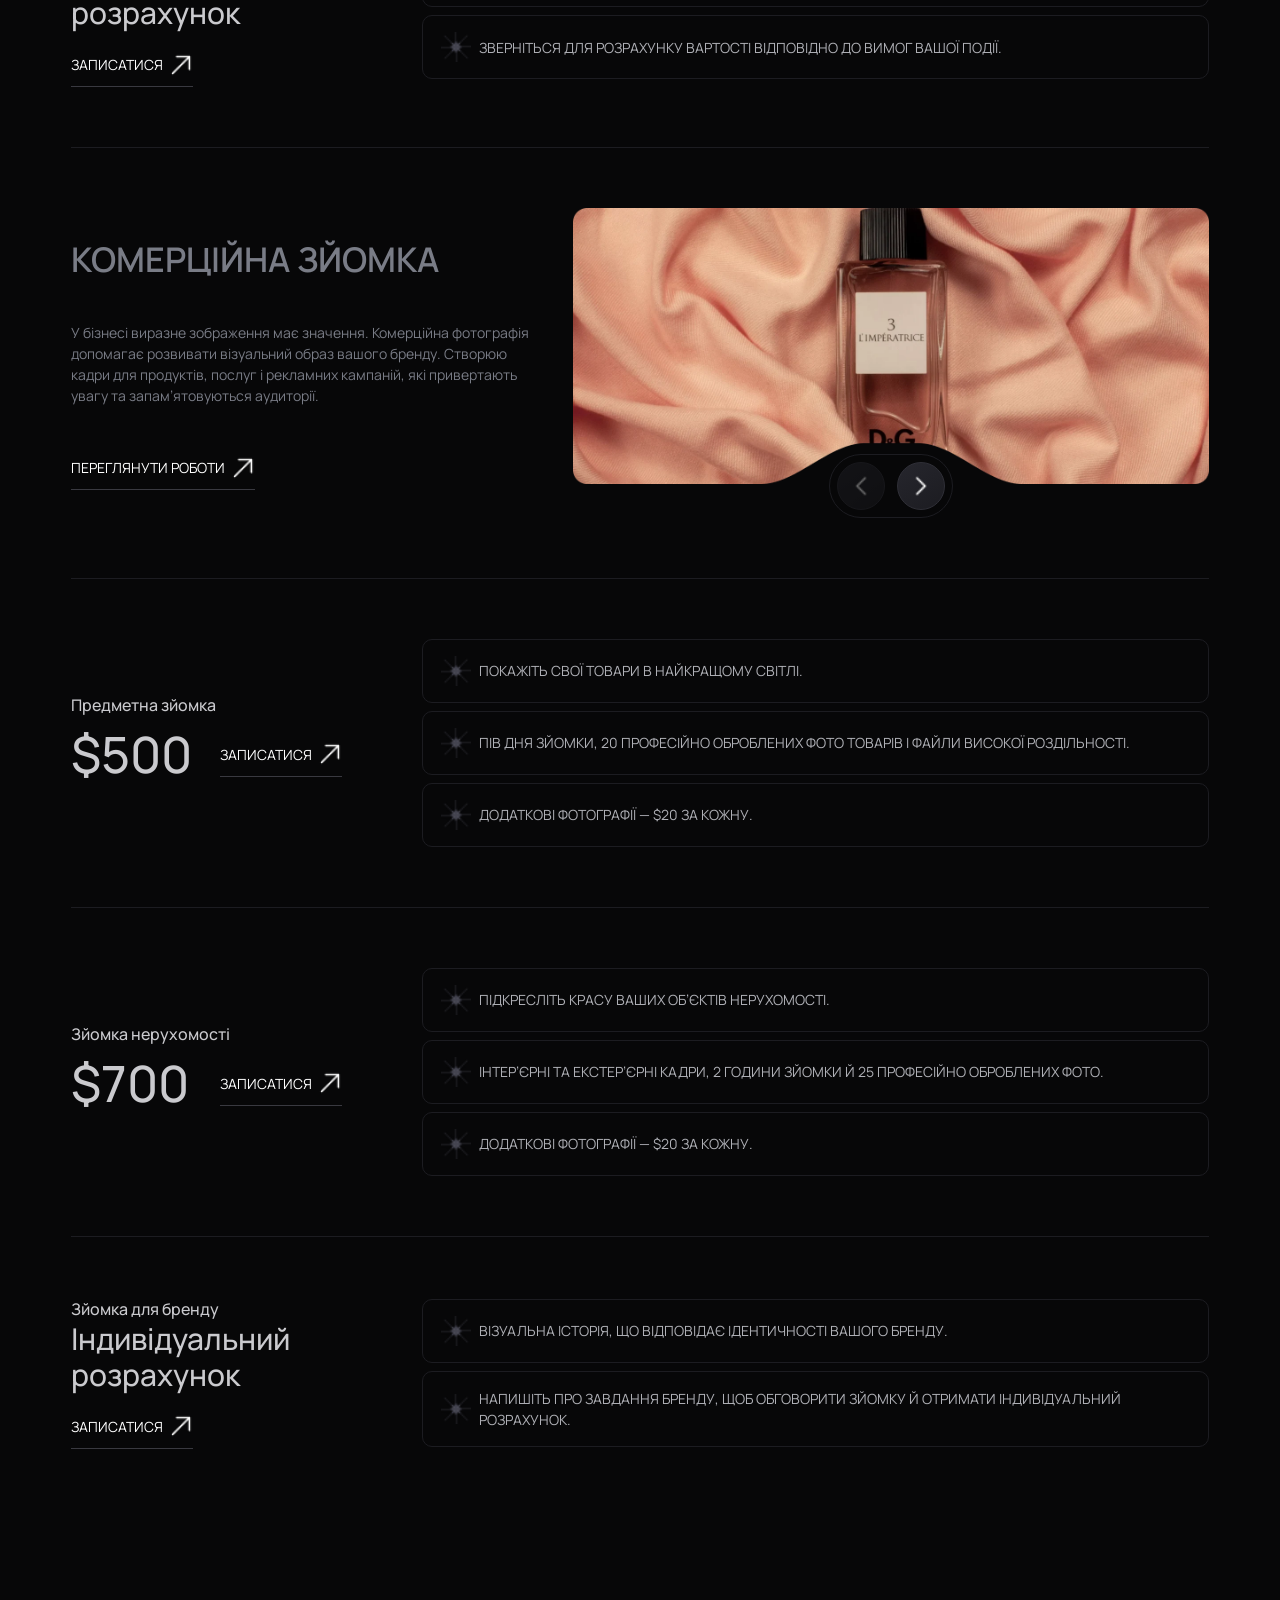
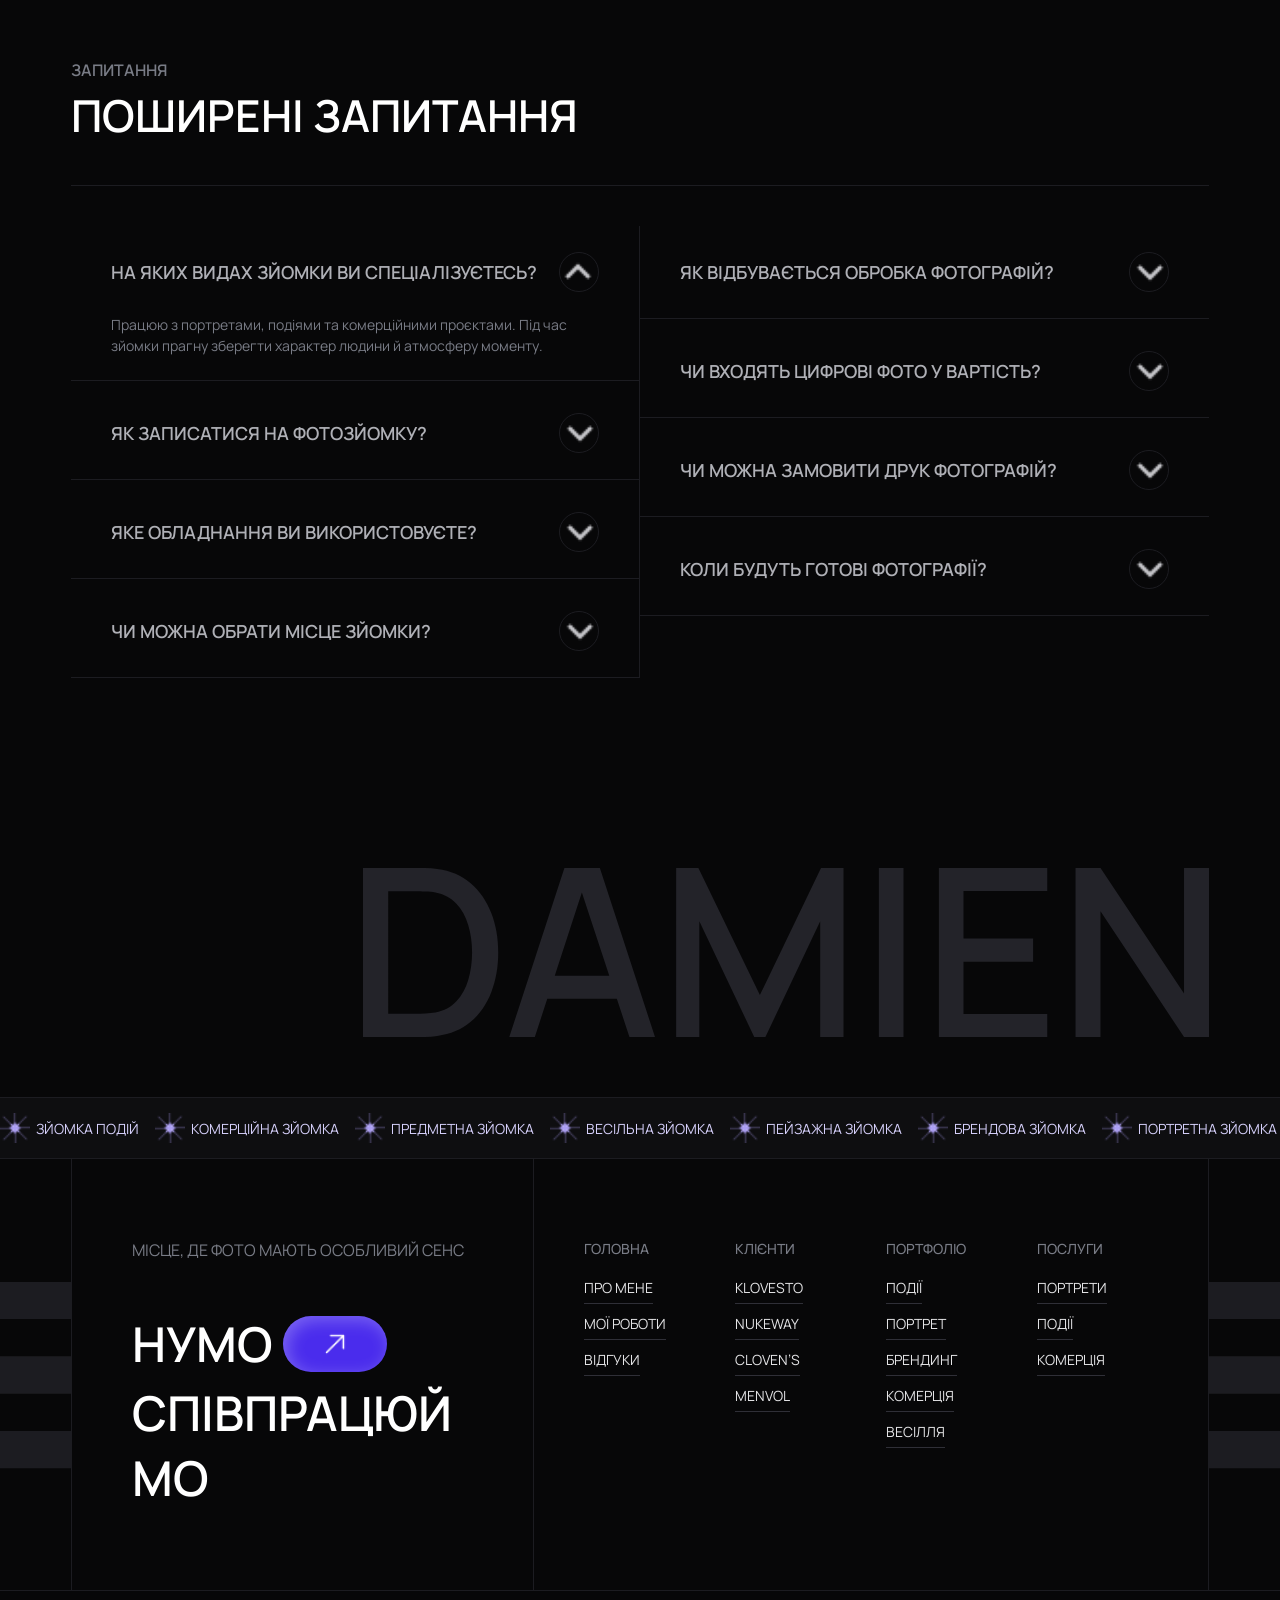
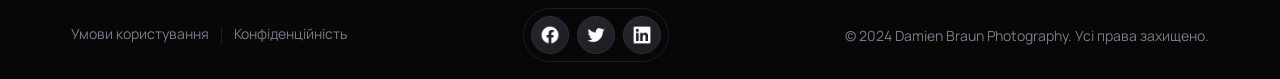
<file: services.html>
<!DOCTYPE html>
<html lang="uk">
    <head>
        <meta charset="UTF-8">
        <meta name="viewport" content="width=device-width, initial-scale=1.0">
        <meta name="theme-color" content="#070708">
        <meta name="color-scheme" content="dark">
        <title>Послуги фотографа – пакети та ціни | Damien Braun</title>
        <meta name="description" content="Портретна, подієва та комерційна зйомка Дамієна Брауна. Дев’ять пакетів, ціни й відповіді на запитання.">
        <link rel="preload" href="assets/fonts/manrope-cyrillic.woff2" as="font" type="font/woff2" crossorigin>
        <link rel="preload" href="assets/fonts/manrope-latin.woff2" as="font" type="font/woff2" crossorigin>
        <link rel="stylesheet" href="assets/css/_variables.css">
        <link rel="stylesheet" href="assets/css/style.css">
        <link rel="stylesheet" href="assets/css/services.css">
        <link rel="icon" href="assets/favicon.svg" type="image/svg+xml">
        <script src="assets/js/main.js" defer></script>
        <script src="assets/js/service-data.js" defer></script>
        <script src="assets/js/contact.js" defer></script>
        <script src="assets/js/services.js" defer></script>
    </head>
    <body class="services-page">
        <a class="skip-link" href="#main-content">Перейти до вмісту</a>
        <header class="header" id="main-header">
            <div class="navbar">
                <a class="logo" href="index.html" aria-label="Дамієн — головна сторінка"><img src="assets/images/home/logo.svg" alt="" width="135" height="27"></a>
                <nav class="nav-links" id="nav-links" aria-label="Основна навігація">
                    <a href="index.html" class="nav-btn home">Головна</a>
                    <a href="about.html" class="nav-btn about">Про мене</a>
                    <a href="portfolio.html" class="nav-btn portfolio">Портфоліо</a>
                    <a href="services.html" class="nav-btn services active" aria-current="page">Послуги</a>
                    <button class="nav-btn mobile-contact-btn" type="button" data-dialog="contactModal" aria-haspopup="dialog">Зв’язок</button>
                </nav>
                <button class="contact-btn" id="header-contact" aria-label="Обговорити фотозйомку" type="button" data-dialog="contactModal" aria-haspopup="dialog">Зв’язок</button>
                <button class="burger-menu" id="burger-menu" type="button" aria-label="Відкрити меню" aria-expanded="false" aria-controls="nav-links">
                    <span class="icon icon-menu" aria-hidden="true"></span>
                </button>
            </div>
        </header>
        <main id="main-content" tabindex="-1">
            <section class="services-intro page-container" aria-labelledby="services-heading">
                <picture class="services-hero-photo">
                    <source media="(min-width: 110rem)" srcset="assets/images/services/hero-desktop.webp" width="3192" height="1568">
                    <source media="(min-width: 90rem)" srcset="assets/images/services/hero-laptop.webp" width="2560" height="1424">
                    <img src="assets/images/services/hero-mobile.webp" alt="Фотостудія з фонами, софтбоксами та освітлювальним обладнанням" width="1932" height="1087" fetchpriority="high">
                </picture>
                <div class="services-intro-copy">
                    <p class="services-subtitle">Послуги</p>
                    <h1 id="services-heading">Послуги фотографа</h1>
                    <p class="services-intro-description">Професійна фотографія, що втілює ваш задум. Від позачасових портретів до захопливих репортажів із подій — у кожному проєкті поєдную творчий погляд і технічну майстерність.</p>
                </div>
                <a class="services-scroll-link" href="#portraits">
                    <picture>
                        <source media="(min-width: 110rem)" srcset="assets/images/services/scroll-decoration-desktop.svg" width="137" height="137">
                        <img src="assets/images/services/scroll-decoration-laptop.svg" alt="" width="100" height="100">
                    </picture>
                    <span>Переглянути всі послуги <span aria-hidden="true">↓</span></span>
                </a>
            </section>
            <div class="services-data-state page-container" id="services-data-state" role="status">
                <p data-catalog-message>Завантажуємо пакети зйомки…</p>
                <button class="portfolio-card-btn" type="button" data-catalog-retry hidden>Спробувати ще раз</button>
                <noscript><p>Увімкніть JavaScript, щоб переглянути пакети зйомки.</p></noscript>
            </div>
            <section class="service-category page-container" id="portraits" aria-labelledby="portraits-heading">
                <div class="service-overview">
                    <div class="service-copy">
                        <h2 id="portraits-heading">Портретна зйомка</h2>
                        <p>Портретна фотографія розкриває вашу індивідуальність. Діловий портрет, сімейне фото чи особиста фотосесія — створюю кадри, у яких ви впізнаєте себе. Разом шукаємо вдалі ракурси й природні емоції, щоб кожен портрет розповідав вашу історію.</p>
                        <a class="portfolio-card-btn" href="portfolio.html#portraits" aria-label="Переглянути роботи: Портретна зйомка">Переглянути роботи <span class="icon icon-arrow" aria-hidden="true"></span></a>
                    </div>
                    <div class="service-gallery" role="region" aria-roledescription="карусель" aria-label="Портретна зйомка" data-service-gallery>
                        <div class="service-slides" role="group" id="portraits-slides" tabindex="0" aria-label="Фотографії; клавіші ←, →, Home та End">
                            <figure class="service-slide" aria-roledescription="слайд" aria-label="1 із 3">
                                <picture class="service-slide-photo">
                                    <source media="(min-width: 110rem)" srcset="assets/images/services/portraits-desktop.webp" width="1788" height="720">
                                    <source media="(min-width: 64rem)" srcset="assets/images/services/portraits-laptop.webp" width="1436" height="622">
                                    <img src="assets/images/services/portraits-mobile.webp" alt="Портрет рудоволосої жінки на тлі зелені" width="716" height="458" loading="lazy" decoding="async">
                                </picture>
                                <figcaption class="visually-hidden">Портрет рудоволосої жінки на тлі зелені</figcaption>
                            </figure>
                            <figure class="service-slide service-slide-extra" aria-roledescription="слайд" aria-label="2 із 3" hidden>
                                <img src="assets/images/portfolio/portrait-resilience-small.webp" srcset="assets/images/portfolio/portrait-resilience-small.webp 600w, assets/images/portfolio/portrait-resilience.webp 1200w" sizes="(min-width: 64rem) 50vw, 100vw" alt="Крупний портрет чоловіка в синьому каптурі" width="1200" height="1500" loading="lazy" decoding="async">
                                <figcaption class="visually-hidden">Обличчя стійкості</figcaption>
                            </figure>
                            <figure class="service-slide service-slide-extra" aria-roledescription="слайд" aria-label="3 із 3" hidden>
                                <img src="assets/images/portfolio/portrait-innocence-small.webp" srcset="assets/images/portfolio/portrait-innocence-small.webp 600w, assets/images/portfolio/portrait-innocence.webp 1200w" sizes="(min-width: 64rem) 50vw, 100vw" alt="Дитина у яскравому вбранні та квітковому вінку на міській вулиці" width="1200" height="1797" loading="lazy" decoding="async">
                                <figcaption class="visually-hidden">Щирість без масок</figcaption>
                            </figure>
                        </div>
                        <div class="service-gallery-controls" role="group" aria-label="Керування фотографіями">
                            <button class="slider-btn" type="button" data-slide-step="-1" aria-label="Попереднє фото: Портретна зйомка" aria-controls="portraits-slides" disabled><span class="icon icon-left" aria-hidden="true"></span></button>
                            <button class="slider-btn" type="button" data-slide-step="1" aria-label="Наступне фото: Портретна зйомка" aria-controls="portraits-slides" disabled><span class="icon icon-right" aria-hidden="true"></span></button>
                        </div>
                        <p class="visually-hidden" role="status" data-slide-status></p>
                    </div>
                </div>
                <div class="service-packages" data-service-packages="portraits" aria-busy="true"></div>
            </section>
            <section class="service-category page-container" id="events" aria-labelledby="events-heading">
                <div class="service-overview">
                    <div class="service-copy">
                        <h2 id="events-heading">Зйомка подій</h2>
                        <p>Зберігаю атмосферу ваших особливих подій — весілля, корпоративної зустрічі чи важливого святкування. Уважно стежу за щирими моментами й працюю непомітно, щоб природні кадри передавали емоції цього дня.</p>
                        <a class="portfolio-card-btn" href="portfolio.html#events" aria-label="Переглянути роботи: Зйомка подій">Переглянути роботи <span class="icon icon-arrow" aria-hidden="true"></span></a>
                    </div>
                    <div class="service-gallery" role="region" aria-roledescription="карусель" aria-label="Зйомка подій" data-service-gallery>
                        <div class="service-slides" role="group" id="events-slides" tabindex="0" aria-label="Фотографії; клавіші ←, →, Home та End">
                            <figure class="service-slide" aria-roledescription="слайд" aria-label="1 із 3">
                                <picture class="service-slide-photo">
                                    <source media="(min-width: 110rem)" srcset="assets/images/services/events-desktop.webp" width="1788" height="720">
                                    <source media="(min-width: 64rem)" srcset="assets/images/services/events-laptop.webp" width="1436" height="622">
                                    <img src="assets/images/services/events-mobile.webp" alt="Наречена під час весільної церемонії перед гостями" width="716" height="458" loading="lazy" decoding="async">
                                </picture>
                                <figcaption class="visually-hidden">Наречена під час весільної церемонії перед гостями</figcaption>
                            </figure>
                            <figure class="service-slide service-slide-extra" aria-roledescription="слайд" aria-label="2 із 3" hidden>
                                <img src="assets/images/portfolio/event-wedding-small.webp" srcset="assets/images/portfolio/event-wedding-small.webp 600w, assets/images/portfolio/event-wedding.webp 1200w" sizes="(min-width: 64rem) 50vw, 100vw" alt="Наречена у світлій сукні біля високого вікна" width="1200" height="2008" loading="lazy" decoding="async">
                                <figcaption class="visually-hidden">Весільна історія</figcaption>
                            </figure>
                            <figure class="service-slide service-slide-extra" aria-roledescription="слайд" aria-label="3 із 3" hidden>
                                <img src="assets/images/portfolio/event-conference-small.webp" srcset="assets/images/portfolio/event-conference-small.webp 600w, assets/images/portfolio/event-conference.webp 1200w" sizes="(min-width: 64rem) 50vw, 100vw" alt="Відкритий нотатник на передньому плані й учасники конференції в залі" width="1200" height="800" loading="lazy" decoding="async">
                                <figcaption class="visually-hidden">Ділова зустріч</figcaption>
                            </figure>
                        </div>
                        <div class="service-gallery-controls" role="group" aria-label="Керування фотографіями">
                            <button class="slider-btn" type="button" data-slide-step="-1" aria-label="Попереднє фото: Зйомка подій" aria-controls="events-slides" disabled><span class="icon icon-left" aria-hidden="true"></span></button>
                            <button class="slider-btn" type="button" data-slide-step="1" aria-label="Наступне фото: Зйомка подій" aria-controls="events-slides" disabled><span class="icon icon-right" aria-hidden="true"></span></button>
                        </div>
                        <p class="visually-hidden" role="status" data-slide-status></p>
                    </div>
                </div>
                <div class="service-packages" data-service-packages="events" aria-busy="true"></div>
            </section>
            <section class="service-category page-container" id="commercial" aria-labelledby="commercial-heading">
                <div class="service-overview">
                    <div class="service-copy">
                        <h2 id="commercial-heading">Комерційна зйомка</h2>
                        <p>У бізнесі виразне зображення має значення. Комерційна фотографія допомагає розвивати візуальний образ вашого бренду. Створюю кадри для продуктів, послуг і рекламних кампаній, які привертають увагу та запам’ятовуються аудиторії.</p>
                        <a class="portfolio-card-btn" href="portfolio.html#commercial" aria-label="Переглянути роботи: Комерційна зйомка">Переглянути роботи <span class="icon icon-arrow" aria-hidden="true"></span></a>
                    </div>
                    <div class="service-gallery" role="region" aria-roledescription="карусель" aria-label="Комерційна зйомка" data-service-gallery>
                        <div class="service-slides" role="group" id="commercial-slides" tabindex="0" aria-label="Фотографії; клавіші ←, →, Home та End">
                            <figure class="service-slide" aria-roledescription="слайд" aria-label="1 із 3">
                                <picture class="service-slide-photo">
                                    <source media="(min-width: 110rem)" srcset="assets/images/services/commercial-desktop.webp" width="1788" height="720">
                                    <source media="(min-width: 64rem)" srcset="assets/images/services/commercial-laptop.webp" width="1436" height="622">
                                    <img src="assets/images/services/commercial-mobile.webp" alt="Флакон парфумів на ніжно-рожевій тканині" width="716" height="458" loading="lazy" decoding="async">
                                </picture>
                                <figcaption class="visually-hidden">Флакон парфумів на ніжно-рожевій тканині</figcaption>
                            </figure>
                            <figure class="service-slide service-slide-extra" aria-roledescription="слайд" aria-label="2 із 3" hidden>
                                <img src="assets/images/portfolio/commercial-backpack-small.webp" srcset="assets/images/portfolio/commercial-backpack-small.webp 600w, assets/images/portfolio/commercial-backpack.webp 1200w" sizes="(min-width: 64rem) 50vw, 100vw" alt="Темний рюкзак зі шкіряними ремінцями на тлі зелені" width="1200" height="800" loading="lazy" decoding="async">
                                <figcaption class="visually-hidden">Елегантність деталей</figcaption>
                            </figure>
                            <figure class="service-slide service-slide-extra" aria-roledescription="слайд" aria-label="3 із 3" hidden>
                                <img src="assets/images/portfolio/commercial-brand-small.webp" srcset="assets/images/portfolio/commercial-brand-small.webp 600w, assets/images/portfolio/commercial-brand.webp 1200w" sizes="(min-width: 64rem) 50vw, 100vw" alt="Рожевий персонаж з окулярами та кольоровими деталями на рожевому тлі" width="1200" height="1803" loading="lazy" decoding="async">
                                <figcaption class="visually-hidden">Історія бренду</figcaption>
                            </figure>
                        </div>
                        <div class="service-gallery-controls" role="group" aria-label="Керування фотографіями">
                            <button class="slider-btn" type="button" data-slide-step="-1" aria-label="Попереднє фото: Комерційна зйомка" aria-controls="commercial-slides" disabled><span class="icon icon-left" aria-hidden="true"></span></button>
                            <button class="slider-btn" type="button" data-slide-step="1" aria-label="Наступне фото: Комерційна зйомка" aria-controls="commercial-slides" disabled><span class="icon icon-right" aria-hidden="true"></span></button>
                        </div>
                        <p class="visually-hidden" role="status" data-slide-status></p>
                    </div>
                </div>
                <div class="service-packages" data-service-packages="commercial" aria-busy="true"></div>
            </section>
            <section class="faq-section" id="faq" aria-labelledby="faq-heading">
                <div class="faq-header"><div class="faq-text-container">
                    <p class="faq-subtitle">Запитання</p>
                    <h2 class="faq-title" id="faq-heading">Поширені запитання</h2>
                </div></div>
                <div class="faq-content">
                    <div class="faq-col faq-col-left">
                            <details class="faq-item" open>
                                <summary class="faq-summary">
                                    <span class="faq-item-title">На яких видах зйомки ви спеціалізуєтесь?</span>
                                    <span class="icon icon-down" aria-hidden="true"></span>
                                </summary>
                                <p class="faq-item-paragraph" id="answer-specialization">Працюю з портретами, подіями та комерційними проєктами. Під час зйомки прагну зберегти характер людини й атмосферу моменту.</p>
                            </details>
                            <details class="faq-item">
                                <summary class="faq-summary">
                                    <span class="faq-item-title">Як записатися на фотозйомку?</span>
                                    <span class="icon icon-down" aria-hidden="true"></span>
                                </summary>
                                <p class="faq-item-paragraph" id="answer-booking">Напишіть через контактну форму або електронною поштою. Обговоримо ідею, бажану дату, локацію та формат роботи.</p>
                            </details>
                            <details class="faq-item">
                                <summary class="faq-summary">
                                    <span class="faq-item-title">Яке обладнання ви використовуєте?</span>
                                    <span class="icon icon-down" aria-hidden="true"></span>
                                </summary>
                                <p class="faq-item-paragraph" id="answer-equipment">Використовую професійну камеру, об’єктиви та освітлення, які підбираю відповідно до завдання й умов зйомки.</p>
                            </details>
                            <details class="faq-item">
                                <summary class="faq-summary">
                                    <span class="faq-item-title">Чи можна обрати місце зйомки?</span>
                                    <span class="icon icon-down" aria-hidden="true"></span>
                                </summary>
                                <p class="faq-item-paragraph" id="answer-location">Так. Можемо працювати у студії, на природі або в іншій погодженій локації. Разом оцінимо світло та умови.</p>
                            </details>
                    </div>
                    <div class="faq-col faq-col-right" id="faq-more">
                            <details class="faq-item">
                                <summary class="faq-summary">
                                    <span class="faq-item-title">Як відбувається обробка фотографій?</span>
                                    <span class="icon icon-down" aria-hidden="true"></span>
                                </summary>
                                <p class="faq-item-paragraph" id="answer-editing">Спочатку відбираю вдалі кадри, потім виконую корекцію кольору та делікатну ретуш. Зберігаю природність образу й узгоджений настрій.</p>
                            </details>
                            <details class="faq-item">
                                <summary class="faq-summary">
                                    <span class="faq-item-title">Чи входять цифрові фото у вартість?</span>
                                    <span class="icon icon-down" aria-hidden="true"></span>
                                </summary>
                                <p class="faq-item-paragraph" id="answer-files">Так, погоджена добірка оброблених цифрових фотографій входить у вартість зйомки. Обсяг і формат обговорюємо заздалегідь.</p>
                            </details>
                            <details class="faq-item">
                                <summary class="faq-summary">
                                    <span class="faq-item-title">Чи можна замовити друк фотографій?</span>
                                    <span class="icon icon-down" aria-hidden="true"></span>
                                </summary>
                                <p class="faq-item-paragraph" id="answer-prints">Так. Напишіть мені, щоб узгодити розмір, матеріали й вартість друку. Допоможу підібрати формат для обраних кадрів.</p>
                            </details>
                            <details class="faq-item">
                                <summary class="faq-summary">
                                    <span class="faq-item-title">Коли будуть готові фотографії?</span>
                                    <span class="icon icon-down" aria-hidden="true"></span>
                                </summary>
                                <p class="faq-item-paragraph" id="answer-delivery">Термін готовності узгоджується перед зйомкою відповідно до обсягу роботи.</p>
                            </details>
                    </div>
                </div>
            </section>
            <div class="bottom-logo-section" aria-hidden="true">
                <div class="bottom-logo-container">
                    <img src="assets/images/home/footer-logo.svg" alt="" class="bottom-massive-logo" width="1063" height="213">
                </div>
            </div>
            <div class="marquee-section bottom-marquee" role="group" aria-label="Напрями фотографії">
                <div class="marquee-content">
                    <div class="marquee-item">
                        <span class="icon icon-spark" aria-hidden="true"></span>
                        <span>Зйомка подій</span>
                    </div>
                    <div class="marquee-item">
                        <span class="icon icon-spark" aria-hidden="true"></span>
                        <span>Комерційна зйомка</span>
                    </div>
                    <div class="marquee-item">
                        <span class="icon icon-spark" aria-hidden="true"></span>
                        <span>Предметна зйомка</span>
                    </div>
                    <div class="marquee-item">
                        <span class="icon icon-spark" aria-hidden="true"></span>
                        <span>Весільна зйомка</span>
                    </div>
                    <div class="marquee-item">
                        <span class="icon icon-spark" aria-hidden="true"></span>
                        <span>Пейзажна зйомка</span>
                    </div>
                    <div class="marquee-item">
                        <span class="icon icon-spark" aria-hidden="true"></span>
                        <span>Брендова зйомка</span>
                    </div>
                    <div class="marquee-item">
                        <span class="icon icon-spark" aria-hidden="true"></span>
                        <span>Портретна зйомка</span>
                    </div>
                </div>
                <div class="marquee-content" aria-hidden="true">
                    <div class="marquee-item">
                        <span class="icon icon-spark" aria-hidden="true"></span>
                        <span>Зйомка подій</span>
                    </div>
                    <div class="marquee-item">
                        <span class="icon icon-spark" aria-hidden="true"></span>
                        <span>Комерційна зйомка</span>
                    </div>
                    <div class="marquee-item">
                        <span class="icon icon-spark" aria-hidden="true"></span>
                        <span>Предметна зйомка</span>
                    </div>
                    <div class="marquee-item">
                        <span class="icon icon-spark" aria-hidden="true"></span>
                        <span>Весільна зйомка</span>
                    </div>
                    <div class="marquee-item">
                        <span class="icon icon-spark" aria-hidden="true"></span>
                        <span>Пейзажна зйомка</span>
                    </div>
                    <div class="marquee-item">
                        <span class="icon icon-spark" aria-hidden="true"></span>
                        <span>Брендова зйомка</span>
                    </div>
                    <div class="marquee-item">
                        <span class="icon icon-spark" aria-hidden="true"></span>
                        <span>Портретна зйомка</span>
                    </div>
                </div>
            </div>
        </main>
        <footer class="main-footer">
            <h2 class="visually-hidden">Навігація та зв’язок</h2>
            <div class="footer-top-container">
                <img src="assets/images/home/footer-decoration.svg" alt="" class="footer-vector-left" width="162" height="200">
                <div class="footer-top-content">
                    <div class="footer-left-block">
                        <span class="footer-tagline">Місце, де фото мають особливий сенс</span>
                        <div class="footer-call-to-action">
                            <div class="footer-cta-row">
                                <span class="footer-cta-text">Нумо</span>
                                <button class="footer-cta-btn" aria-label="Обговорити фотозйомку" type="button" data-dialog="contactModal" aria-haspopup="dialog">
                                    <span class="icon icon-arrow" aria-hidden="true"></span>
                                </button>
                            </div>
                            <span class="footer-cta-text">Співпрацюймо</span>
                        </div>
                    </div>
                    <div class="footer-right-block">
                        <div class="footer-links-col">
                            <h3 class="footer-links-title"><a href="index.html">Головна</a></h3>
                            <a href="about.html" class="footer-link">Про мене</a>
                            <a href="portfolio.html" class="footer-link">Мої роботи</a>
                            <a href="index.html#testimonials" class="footer-link">Відгуки</a>
                        </div>
                        <div class="footer-links-col">
                            <h3 class="footer-links-title">Клієнти</h3>
                            <a href="index.html#testimonials" class="footer-link">Klovesto</a>
                            <a href="index.html#testimonials" class="footer-link">Nukeway</a>
                            <a href="index.html#testimonials" class="footer-link">Cloven’s</a>
                            <a href="index.html#testimonials" class="footer-link">MenVol</a>
                        </div>
                        <div class="footer-links-col">
                            <h3 class="footer-links-title">Портфоліо</h3>
                            <a href="portfolio.html#events" class="footer-link">Події</a>
                            <a href="portfolio.html#portraits" class="footer-link">Портрет</a>
                            <a href="portfolio.html#commercial" class="footer-link">Брендинг</a>
                            <a href="portfolio.html#commercial" class="footer-link">Комерція</a>
                            <a href="portfolio.html#events" class="footer-link">Весілля</a>
                        </div>
                        <div class="footer-links-col">
                            <h3 class="footer-links-title">Послуги</h3>
                            <a href="services.html#portraits" class="footer-link">Портрети</a>
                            <a href="services.html#events" class="footer-link">Події</a>
                            <a href="services.html#commercial" class="footer-link">Комерція</a>
                        </div>
                    </div>
                </div>
                <img src="assets/images/home/footer-decoration.svg" alt="" class="footer-vector-right" width="162" height="200">
            </div>
            <div class="footer-bottom-container">
                <div class="footer-bottom-left">
                    <span class="footer-bottom-link">Умови користування</span>
                    <div class="footer-divider"></div>
                    <span class="footer-bottom-link">Конфіденційність</span>
                </div>
                <div class="footer-socials">
                    <a href="https://www.facebook.com/" target="_blank" class="social-btn-footer" rel="noopener noreferrer" aria-label="Facebook — головна сторінка платформи (нова вкладка)">
                        <span class="icon icon-facebook" aria-hidden="true"></span>
                    </a>
                    <a href="https://x.com/" target="_blank" class="social-btn-footer" rel="noopener noreferrer" aria-label="X — головна сторінка платформи (нова вкладка)">
                        <span class="icon icon-twitter" aria-hidden="true"></span>
                    </a>
                    <a href="https://www.linkedin.com/" target="_blank" class="social-btn-footer" rel="noopener noreferrer" aria-label="LinkedIn — головна сторінка платформи (нова вкладка)">
                        <span class="icon icon-linkedin" aria-hidden="true"></span>
                    </a>
                </div>
                <div class="footer-bottom-right">
                    <span>© 2024 Damien Braun Photography. Усі права захищено.</span>
                </div>
            </div>
        </footer>
        <dialog class="dialog" id="contactModal" aria-labelledby="contact-title" aria-describedby="contact-help">
            <button class="close-btn" type="button" data-close-dialog aria-label="Закрити форму">×</button>
            <h2 class="dialog-title" id="contact-title">Обговорімо вашу зйомку</h2>
            <form class="contact-form" id="contactForm" method="dialog" novalidate>
                <div class="form-field">
                    <label for="contact-name">Ваше ім’я (обов’язково)</label>
                    <input class="modal-input" id="contact-name" name="name" type="text" autocomplete="name" enterkeyhint="next" required minlength="2" maxlength="80" aria-describedby="contact-name-error" autofocus>
                    <span class="field-error" id="contact-name-error"></span>
                </div>
                <div class="form-field">
                    <label for="contact-email">Електронна пошта (обов’язково)</label>
                    <input class="modal-input" id="contact-email" name="email" type="email" inputmode="email" autocomplete="email" autocapitalize="none" spellcheck="false" enterkeyhint="next" required maxlength="254" aria-describedby="contact-email-error">
                    <span class="field-error" id="contact-email-error"></span>
                </div>
                <div class="form-field">
                    <label for="contact-service">Напрям зйомки</label>
                    <select class="modal-input" id="contact-service" name="service" autocomplete="off" aria-describedby="contact-service-error">
                        <option value="">Допоможіть обрати напрям</option>
                        <option value="Портретна зйомка">Портретна зйомка</option>
                        <option value="Зйомка подій">Зйомка подій</option>
                        <option value="Комерційна зйомка">Комерційна зйомка</option>
                    </select>
                    <span class="field-error" id="contact-service-error"></span>
                </div>
                <div class="form-field">
                    <label for="contact-package">Пакет</label>
                    <select class="modal-input" id="contact-package" name="package" autocomplete="off" aria-describedby="package-status contact-package-error" disabled>
                        <option value="">Завантажуємо пакети…</option>
                    </select>
                    <p class="form-help" id="package-status" role="status">Завантажуємо пакети зйомки…</p>
                    <button class="portfolio-card-btn" type="button" id="package-retry" hidden>Спробувати ще раз</button>
                    <span class="field-error" id="contact-package-error"></span>
                </div>
                <div class="form-field">
                    <label for="contact-message">Розкажіть про вашу ідею (обов’язково)</label>
                    <textarea class="modal-textarea" id="contact-message" name="body" autocomplete="off" enterkeyhint="enter" required minlength="10" maxlength="2000" aria-describedby="contact-message-help contact-message-error"></textarea>
                    <span class="form-help" id="contact-message-help">Від 10 до 2000 символів.</span>
                    <span class="field-error" id="contact-message-error"></span>
                </div>
                <p class="form-help" id="contact-help">Підготуйте звернення й надішліть його зі своєї поштової програми. Цей сайт не надсилає лист автоматично. Чернетка зберігається лише на цій відкритій сторінці.</p>
                <button class="action-btn-outline" type="submit">Підготувати лист</button>
                <p class="form-status" id="form-status" role="status" aria-live="polite" aria-atomic="true"></p>
                <a class="form-mail-link" id="prepared-mail" hidden>Відкрити поштову програму</a>
            </form>
        </dialog>
    </body>
</html>
</file>
<file: assets/css/_variables.css>
/* Local Manrope fonts for Cyrillic and Latin characters */
@font-face {
    font-family: 'Manrope';
    font-style: normal;
    font-weight: 400;
    font-display: optional;
    src: url('../fonts/manrope-cyrillic.woff2') format('woff2');
    unicode-range: U+0301, U+0400-045F, U+0490-0491, U+04B0-04B1, U+2116;
}

@font-face {
    font-family: 'Manrope';
    font-style: normal;
    font-weight: 500;
    font-display: optional;
    src: url('../fonts/manrope-cyrillic.woff2') format('woff2');
    unicode-range: U+0301, U+0400-045F, U+0490-0491, U+04B0-04B1, U+2116;
}

@font-face {
    font-family: 'Manrope';
    font-style: normal;
    font-weight: 600;
    font-display: optional;
    src: url('../fonts/manrope-cyrillic.woff2') format('woff2');
    unicode-range: U+0301, U+0400-045F, U+0490-0491, U+04B0-04B1, U+2116;
}

@font-face {
    font-family: 'Manrope';
    font-style: normal;
    font-weight: 400;
    font-display: optional;
    src: url('../fonts/manrope-latin.woff2') format('woff2');
    unicode-range: U+0000-00FF, U+0131, U+0152-0153, U+02BB-02BC, U+02C6, U+02DA, U+02DC, U+0304, U+0308, U+0329, U+2000-206F, U+20AC, U+2122, U+2191, U+2193, U+2212, U+2215, U+FEFF, U+FFFD;
}

@font-face {
    font-family: 'Manrope';
    font-style: normal;
    font-weight: 500;
    font-display: optional;
    src: url('../fonts/manrope-latin.woff2') format('woff2');
    unicode-range: U+0000-00FF, U+0131, U+0152-0153, U+02BB-02BC, U+02C6, U+02DA, U+02DC, U+0304, U+0308, U+0329, U+2000-206F, U+20AC, U+2122, U+2191, U+2193, U+2212, U+2215, U+FEFF, U+FFFD;
}

@font-face {
    font-family: 'Manrope';
    font-style: normal;
    font-weight: 600;
    font-display: optional;
    src: url('../fonts/manrope-latin.woff2') format('woff2');
    unicode-range: U+0000-00FF, U+0131, U+0152-0153, U+02BB-02BC, U+02C6, U+02DA, U+02DC, U+0304, U+0308, U+0329, U+2000-206F, U+20AC, U+2122, U+2191, U+2193, U+2212, U+2215, U+FEFF, U+FFFD;
}

/* Shared colors, sizes, and spacing */
:root {
    --bg-main: #070708;
    --bg-header: #0e0e10;
    --bg-btn-nav: #131316;
    --bg-btn-contact: #1c1c21;
    --bg-accent: #4a2ced;
    --bg-gray: #e4e4e6;
    --text-white: #ffffff;
    --text-gray: #afb0b6;
    --text-muted: #797c86;
    --border-color: #1c1c21;
    --font-primary: "Manrope", sans-serif;
    --page-gutter: 1rem;
    --nav-gutter: 1rem;
    --content-width: 99.75rem;
    --section-spacing: 5rem;
    --section-gap: 2.5rem;
    --heading-padding: 1.25rem;
    --heading-size: 1.75rem;
    --subtitle-size: 0.875rem;
    --body-size: 0.875rem;
    --hero-title-size: 2.5rem;
    --hero-padding: 2.5rem;
    --cta-size: 1.75rem;
    --marquee-height: 3.875rem;
    --marquee-icon-size: 1.875rem;
    --collage-ratio: 358 / 223;
    --about-ratio: 358 / 375;
    --service-ratio: 358 / 301;
    --portfolio-ratio: 358 / 353;
    --panel-padding: 1.5rem;
    --info-gap: 0.75rem;
    --info-title-size: 1.25rem;
    --info-icon-size: 1.5rem;
    --service-title-size: 1.75rem;
    --faq-title-size: 1rem;
    --card-title-size: 1rem;
    --review-text-size: 1rem;
    --review-gap: 1.25rem;
    --review-min-height: 15.1875rem;
    --rating-size: 1.25rem;
    --highlight-icon-size: 1.875rem;
    --footer-logo-width: 19.6875rem;
    --logo-bottom-gap: 1.25rem;
    --footer-padding: 2.5rem;
    --footer-inline-padding: 1.25rem;
    --footer-cta-gap: 1.25rem;
    --footer-font-size: 0.875rem;
    --button-block-padding: 0.8125rem;
    --button-inline-padding: 1.25rem;
    --action-width: 5rem;
    --action-height: 3rem;
}
</file>
<file: assets/css/style.css>
/* Base element styles */
*,
*::before,
*::after {
    box-sizing: border-box;
}

html {
    scroll-padding-top: 8rem;
    -webkit-text-size-adjust: 100%;
}

body {
    margin: 0;
    background: var(--bg-main);
    color: var(--text-white);
    font-family: var(--font-primary);
    line-height: 1.5;
    overflow-wrap: anywhere;
}

h1,
h2,
h3,
h4,
p {
    margin: 0;
}

a {
    color: inherit;
    text-decoration: none;
}

button,
input,
select,
textarea {
    font: inherit;
}

button {
    color: inherit;
    cursor: pointer;
}

button:disabled {
    cursor: default;
    opacity: 0.4;
}

img {
    display: block;
    max-width: 100%;
    height: auto;
}

:focus-visible {
    outline: 2px solid #b5a5ff;
    outline-offset: 5px;
}

/* Text for screen readers */
.visually-hidden {
    position: absolute;
    width: 1px;
    height: 1px;
    padding: 0;
    overflow: hidden;
    clip: rect(0, 0, 0, 0);
    white-space: nowrap;
    border: 0;
}

/* Keyboard shortcut to the main content */
.skip-link {
    position: fixed;
    top: 1rem;
    left: 1rem;
    z-index: 30;
    padding: 0.75rem 1rem;
    border-radius: 0.5rem;
    background: var(--bg-accent);
    transform: translateY(-200%);
}

.skip-link:focus {
    transform: translateY(0);
}


/* Shared icon sprite */
.icon {
    --icon-size: 1.5rem;
    display: inline-block;
    flex: 0 0 auto;
    width: var(--icon-size);
    height: var(--icon-size);
    background: url("../images/icons/sprite.png") no-repeat;

    background-size: calc(var(--icon-size) * 18) calc(var(--icon-size) * 1.5);
    background-position: calc(var(--icon-size) * var(--icon-index) * -1.5 - var(--icon-size) / 4) center;
    vertical-align: middle;
}

.icon-arrow {
    --icon-index: 0;
}
.icon-left {
    --icon-index: 1;
}
.icon-right {
    --icon-index: 2;
}
.icon-down {
    --icon-index: 3;
}
.icon-star {
    --icon-index: 4;
}
.icon-highlight {
    --icon-index: 5;
}
.icon-rating {
    --icon-index: 6;
}
.icon-facebook {
    --icon-index: 7;
}
.icon-twitter {
    --icon-index: 8;
}
.icon-linkedin {
    --icon-index: 9;
}
.icon-menu {
    --icon-index: 10;
}
.icon-spark {
    --icon-index: 11;
}

.icon-inline {
    --icon-size: 1rem;
    transform: rotate(45deg);
}

.icon[hidden] {
    display: none;
}

/* Buttons and shared controls */
.contact-btn,
.about-btn,
.view-all-btn,
.portfolio-view-all,
.action-btn-outline {
    display: inline-flex;
    align-items: center;
    justify-content: center;
    gap: 0.5rem;
    min-height: 3rem;
    padding: var(--button-block-padding) var(--button-inline-padding);
    border: 1px solid #2f2f37;
    border-radius: 0.625rem;
    background: var(--bg-btn-contact);
    font-size: var(--body-size);
    font-weight: 500;
    text-align: center;
    transition: border-color 160ms ease;
}

.contact-btn:hover,
.about-btn:hover,
.view-all-btn:hover,
.portfolio-view-all:hover,
.action-btn-outline:hover {
    border-color: #797c86;
}

.action-btn,
.service-action-btn,
.footer-cta-btn {
    display: inline-flex;
    flex: 0 0 auto;
    align-items: center;
    justify-content: center;
    width: var(--action-width);
    height: var(--action-height);
    padding: 0;
    border: 0;
    border-radius: 6rem;
    background: var(--bg-accent);
    box-shadow: inset 4px 4px 17px rgb(255 255 255 / 28%);
}

.action-btn:hover,
.service-action-btn:hover,
.footer-cta-btn:hover {
    background-color: #6147f5;
}

.social-icon-container,
.slider-buttons,
.portfolio-slider-buttons {
    display: inline-flex;
    align-items: center;
    gap: 0.5rem;
    width: fit-content;
    padding: 0.5rem;
    border: 1px solid var(--border-color);
    border-radius: 6rem;
    background: var(--bg-main);
}

.social-btn,
.social-btn-small,
.social-btn-footer,
.slider-btn,
.portfolio-slider-btn {
    display: inline-flex;
    flex: 0 0 auto;
    align-items: center;
    justify-content: center;
    width: 2.75rem;
    height: 2.75rem;
    padding: 0;
    border: 1px solid #2f2f37;
    border-radius: 50%;
    background: linear-gradient(145deg, #26262d, var(--bg-btn-contact));
}

.social-btn:hover,
.social-btn-small:hover,
.social-btn-footer:hover,
.slider-btn:hover,
.portfolio-slider-btn:hover {
    border-color: #797c86;
}

.slider-buttons[hidden],
.portfolio-slider-buttons[hidden] {
    display: none;
}


/* Site header and mobile menu */
.header {
    position: sticky;
    top: 0;
    z-index: 10;
    border-bottom: 1px solid var(--border-color);
    background: var(--bg-main);
}

.header.scrolled {
    background: rgb(7 7 8 / 96%);
    box-shadow: 0 4px 24px rgb(0 0 0 / 20%);
}

.navbar {
    position: relative;
    display: flex;
    flex-wrap: wrap;
    align-items: flex-end;
    justify-content: space-between;
    min-height: 6.6875rem;
    width: calc(100% - var(--nav-gutter) * 2);
    max-width: 104.375rem;
    margin-inline: auto;
    padding: 0 1rem;
    border-inline: 1px solid var(--border-color);
}

.logo {
    display: block;
    flex: 0 0 auto;
    width: 5.5875rem;
    margin-bottom: 1.5rem;
}

.burger-menu {
    display: none;
    align-items: center;
    justify-content: center;
    width: 4.25rem;
    height: 4.25rem;
    margin-right: -1rem;
    padding: 0;
    border: 0;
    border-top: 1px solid var(--border-color);
    border-left: 1px solid var(--border-color);
    border-top-left-radius: 1.25rem;
    background: transparent;
}

.js .burger-menu {
    display: flex;
}

.burger-menu[aria-expanded="true"] {
    background: var(--bg-btn-contact);
}

.nav-links {
    display: flex;
    flex-direction: column;
    gap: 0.25rem;
    width: 100%;
    padding: 0.75rem;
    background: var(--bg-main);
}

.js .nav-links {
    position: absolute;
    top: 100%;
    right: -1px;
    left: -1px;
    display: none;
    width: auto;
    border: 1px solid var(--border-color);
    border-radius: 0 0 0.75rem 0.75rem;
}

.js .nav-links.active {
    display: flex;
}

.nav-btn {
    display: flex;
    align-items: center;
    min-height: 3rem;
    padding: 0.75rem 1rem;
    border-radius: 0.5rem;
    color: var(--text-gray);
    font-size: 0.875rem;
}

.nav-btn.active,
.nav-btn:hover {
    background: var(--bg-btn-nav);
    color: var(--text-white);
}

.navbar > .contact-btn {
    display: none;
}


/* Hero section and photo collage */
.hero-sub {
    position: relative;
    display: flex;
    flex-direction: column;
    gap: 1.25rem;
    padding: var(--hero-padding) max(var(--page-gutter), calc((100% - var(--content-width)) / 2));
    overflow: hidden;
}

.hero-text-container,
.hero-action-container {
    position: relative;
    z-index: 1;
    display: flex;
    flex-direction: column;
    gap: 0.25rem;
    min-width: 0;
}

.subtitle {
    color: #62646c;
    font-size: var(--subtitle-size);
    font-weight: 500;
    line-height: normal;
    text-transform: uppercase;
}

.title {
    color: var(--bg-gray);
    font-size: clamp(2rem, 10.25vw, var(--hero-title-size));
    font-weight: 600;
    line-height: normal;
    text-transform: uppercase;
}

.lets-row,
.footer-cta-row {
    display: flex;
    align-items: center;
    gap: 0.75rem;
}

.lets-text,
.work-text,
.footer-cta-text {
    font-size: var(--cta-size);
    font-weight: 600;
    line-height: normal;
    text-transform: uppercase;
}

.vector-block {
    display: none;
}

.marquee-section {
    display: flex;
    align-items: center;
    min-height: var(--marquee-height);
    overflow: hidden;
    border-block: 1px solid var(--border-color);
    background: var(--bg-header);
}

.marquee-content {
    display: flex;
    flex: 0 0 auto;
    align-items: center;
    gap: 1rem;
    padding-right: 1rem;
    animation: marquee 35s linear infinite;
}

.marquee-section:hover .marquee-content,
.marquee-section:focus-within .marquee-content {
    animation-play-state: paused;
}

.marquee-item {
    display: flex;
    flex: 0 0 auto;
    align-items: center;
    gap: 0.375rem;
    color: #d6d0fb;
    font-size: var(--body-size);
    text-transform: uppercase;
    white-space: nowrap;
}

.portfolio-collage-section {
    width: calc(100% - var(--page-gutter) * 2);
    max-width: var(--content-width);
    margin-inline: auto;
}

.collage-container {
    position: relative;
    aspect-ratio: var(--collage-ratio);
}

.collage-container img {
    object-fit: cover;
}

.img-1 {
    top: 0;
    left: 0;
    width: 32.58%;
    height: 69.14%;
}
.img-2 {
    bottom: 0;
    left: 0.06%;
    width: 10.65%;
    height: 27.93%;
}
.img-3 {
    bottom: 0;
    left: 11.59%;
    z-index: 2;
    width: 36.15%;
    height: 69.14%;
}
.img-4 {
    top: 0;
    left: 33.83%;
    width: 40.92%;
    height: 100%;
}
.img-5 {
    top: 0;
    right: 0;
    width: 24.44%;
    height: 57.23%;
}
.img-6 {
    right: 0;
    bottom: 0;
    width: 24.44%;
    height: 40.04%;
}


/* Section headings and spacing */
.about-section,
.services-section,
.portfolio-works-section,
.faq-section,
.testimonials-section {
    width: calc(100% - var(--page-gutter) * 2);
    max-width: var(--content-width);
    margin: var(--section-spacing) auto 0;
}

.about-container,
.services-container,
.portfolio-works-container,
.testimonials-container {
    position: relative;
    display: grid;
    gap: var(--section-gap);
    min-width: 0;
}

.about-header,
.services-header,
.portfolio-works-header,
.faq-header,
.testimonials-header {
    display: flex;
    flex-direction: column;
    flex-wrap: wrap;
    align-items: flex-start;
    justify-content: space-between;
    gap: 1.25rem;
    padding-bottom: var(--heading-padding);
    border-bottom: 1px solid var(--border-color);
}

.about-text-container,
.services-text-container,
.portfolio-works-text,
.faq-text-container,
.testimonials-text-container {
    display: grid;
    gap: 0;
    min-width: 0;
}

.about-subtitle,
.services-subtitle,
.portfolio-works-subtitle,
.faq-subtitle,
.testimonials-subtitle {
    color: var(--text-muted);
    font-size: var(--subtitle-size);
    font-weight: 600;
    line-height: normal;
    text-transform: uppercase;
}

.about-title,
.services-title,
.portfolio-works-title,
.faq-title,
.testimonials-title {
    font-size: var(--heading-size);
    font-weight: 600;
    line-height: normal;
    text-transform: uppercase;
}

.services-actions,
.portfolio-works-actions,
.testimonials-actions {
    display: flex;
    flex-wrap: wrap;
    align-items: center;
    gap: 0.75rem;
}


/* Photographer summary */
.about-content {
    display: grid;
    gap: 1.25rem;
    min-width: 0;
}

.about-image-block {
    display: block;
    min-width: 0;
}

.about-main-img {
    width: 100%;
    height: auto;
    aspect-ratio: var(--about-ratio);
}

.about-info-block {
    min-width: 0;
    border: 1px solid var(--border-color);
    border-radius: 1rem;
}

.info-top,
.info-bottom {
    display: grid;
    align-content: start;
    gap: var(--info-gap);
    padding: var(--panel-padding);
}

.info-top {
    border-bottom: 1px solid var(--border-color);
}

.info-title-row {
    display: flex;
    align-items: center;
    gap: 0.625rem;
}

.info-title-row .icon {
    --icon-size: var(--info-icon-size);
}

.info-title-row h3 {
    color: #cacace;
    font-size: var(--info-title-size);
    font-weight: 500;
    line-height: normal;
}

.info-paragraph {
    color: var(--text-gray);
    font-size: var(--body-size);
    line-height: 1.5;
}

.contact-details,
.contact-actions {
    display: flex;
    flex-direction: column;
    gap: 0.75rem;
}

.contact-col {
    display: grid;
    gap: 0.25rem;
    min-width: 0;
}

.contact-label,
.contact-value {
    font-size: var(--body-size);
}

.contact-value {
    color: var(--text-gray);
}

.contact-actions {
    gap: 1.25rem;
    align-items: center;
}

.action-buttons {
    display: grid;
    gap: 0.75rem;
    width: 100%;
}


/* Home page services overview */
.services-content[hidden] {
    display: none;
}

.services-content {
    display: grid;
    gap: 1.875rem;
}

.services-image-block {
    grid-row: 1;
    min-width: 0;
}

.services-image-block img {
    width: 100%;
    aspect-ratio: var(--service-ratio);
    border-radius: 0.75rem 0.75rem 1.875rem 1.875rem;
    object-fit: cover;
}

.services-info-block,
.service-top,
.service-bottom,
.highlights-list {
    display: grid;
    align-content: start;
    gap: 1.25rem;
    min-width: 0;
}

.services-info-block {
    gap: 1.875rem;
}

.service-title-row {
    display: flex;
    align-items: center;
    gap: 1rem;
}

.service-title-row h3 {
    color: var(--text-muted);
    font-size: var(--service-title-size);
    font-weight: 600;
    line-height: normal;
    text-transform: uppercase;
}

.service-paragraph {
    color: var(--text-muted);
    font-size: var(--body-size);
    line-height: 1.5;
}

.service-bottom h4 {
    color: #cacace;
    font-size: 1rem;
    font-weight: 500;
}

.highlights-list {
    gap: 0.625rem;
    margin: 0;
    padding: 0;
    list-style: none;
}

.highlight-item {
    display: flex;
    align-items: center;
    gap: 0.25rem;
    min-height: 3.75rem;
    padding: 0.875rem;
    border: 1px solid var(--border-color);
    border-radius: 0.5rem;
    color: var(--text-gray);
    font-size: var(--body-size);
    text-transform: uppercase;
}


/* Portfolio carousel */
.portfolio-cards-container,
.testimonials-cards-container {
    --visible-cards: 1;
    --card-gap: 1.25rem;
    display: grid;
    grid-auto-columns: calc((100% - (var(--visible-cards) - 1) * var(--card-gap)) / var(--visible-cards));
    grid-auto-flow: column;
    gap: var(--card-gap);
    min-width: 0;
    overflow-x: auto;
    overscroll-behavior-inline: contain;
    scroll-snap-type: x mandatory;
    scrollbar-width: thin;
    scrollbar-color: #393940 var(--bg-main);
}

.portfolio-card,
.testimonial-card {
    display: flex;
    flex-direction: column;
    gap: 1rem;
    min-width: 0;
    scroll-snap-align: start;
}

.portfolio-card-img {
    width: 100%;
    aspect-ratio: var(--portfolio-ratio);
    border-radius: 1rem;
    object-fit: cover;
    background: var(--bg-header);
}

.portfolio-card-info {
    display: flex;
    align-items: flex-start;
    justify-content: space-between;
    gap: 0.75rem;
}

.portfolio-card-text {
    display: grid;
    gap: 0.25rem;
    min-width: 0;
}

.portfolio-card-title {
    color: #cacace;
    font-size: var(--card-title-size);
    font-weight: 500;
}

.portfolio-card-date {
    color: var(--text-muted);
    font-size: var(--body-size);
}

.portfolio-card-btn {
    display: inline-flex;
    flex: 0 0 auto;
    align-items: center;
    gap: 0.375rem;
    min-height: 2.75rem;
    padding: 0.25rem 0;
    border: 0;
    border-bottom: 1px solid #393940;
    background: transparent;
    font-size: var(--body-size);
    text-transform: uppercase;
}


/* Questions and answers */
.faq-content {
    display: grid;
    padding-block: 1.25rem;
}

.faq-col {
    min-width: 0;
}

.faq-item {
    padding: 1.25rem 1.5rem;
    border-bottom: 1px solid var(--border-color);
}

.faq-summary {
    display: flex;
    align-items: center;
    justify-content: space-between;
    gap: 1rem;
    min-height: 2.75rem;
    cursor: pointer;
    list-style: none;
}

.faq-summary::-webkit-details-marker {
    display: none;
}

.faq-item-title {
    color: var(--text-gray);
    font-size: var(--faq-title-size);
    font-weight: 600;
    line-height: normal;
    text-transform: uppercase;
}

.faq-summary > .icon {
    --icon-size: 2.75rem;
    border: 1px solid var(--border-color);
    border-radius: 50%;
}

.faq-item[open] .faq-summary > .icon {
    transform: rotate(180deg);
}

.faq-item-paragraph {
    margin-top: 1.25rem;
    color: var(--text-muted);
    font-size: var(--body-size);
    line-height: 1.5;
}


/* Client testimonial cards */
.testimonials-header-left,
.testimonials-total-reviews {
    display: grid;
    gap: 0.25rem;
}

.testimonials-header-left {
    gap: 1rem;
}

.reviews-label {
    color: var(--text-muted);
    font-size: var(--body-size);
}

.reviews-number {
    color: #cacace;
    font-size: var(--reviews-count-size, 1.25rem);
}

.testimonial-card {
    position: relative;
    isolation: isolate;
    gap: var(--review-gap);
    min-height: var(--review-min-height);
    padding: var(--panel-padding);
    overflow: hidden;
    border: 1px solid var(--border-color);
    border-radius: 0.625rem;
    background: var(--bg-header);
}

.testimonial-card-header {
    display: flex;
    align-items: center;
    justify-content: space-between;
    gap: 0.625rem;
}

.testimonial-client-info {
    min-width: 0;
}

.client-name {
    color: var(--bg-gray);
    font-size: var(--card-title-size);
    font-weight: 500;
}

.client-location {
    color: var(--text-muted);
    font-size: var(--body-size);
}

.testimonial-socials {
    gap: 0.25rem;
    padding: 0.25rem;
}

.testimonial-stars {
    display: flex;
    align-items: center;
    gap: 0.125rem;
}

.testimonial-stars [hidden] {
    display: none;
}

.testimonial-text {
    color: var(--bg-gray);
    font-size: var(--review-text-size);
    font-weight: 500;
    line-height: 1.5;
}


.bottom-logo-section {
    width: calc(100% - var(--page-gutter) * 2);
    max-width: var(--content-width);
    margin: var(--section-spacing) auto 0;
    padding-bottom: var(--logo-bottom-gap);
}

.bottom-logo-container {
    display: flex;
    justify-content: flex-end;
}

.bottom-massive-logo {
    width: var(--footer-logo-width);
}

/* Shared site footer */
.main-footer {
    position: relative;
}

.footer-top-container {
    position: relative;
    padding-inline: max(var(--page-gutter), calc((100% - var(--content-width)) / 2));
    overflow: hidden;
}

.footer-top-content {
    position: relative;
    display: grid;
    border-inline: 1px solid var(--border-color);
    background: var(--bg-main);
}

.not-found-page .main-footer {
    border-top: 1px solid var(--border-color);
}

.footer-left-block {
    display: grid;
    gap: var(--footer-cta-gap);
    padding: var(--footer-padding) var(--footer-inline-padding);
    border-bottom: 1px solid var(--border-color);
}

.footer-tagline {
    color: var(--text-muted);
    font-size: var(--footer-font-size);
    text-transform: uppercase;
    line-height: normal;
}

.footer-call-to-action {
    display: grid;
    gap: 0.25rem;
}

.footer-cta-row {
    gap: 0.625rem;
}

.footer-right-block {
    display: grid;
    grid-template-columns: repeat(2, minmax(0, 1fr));
    gap: 2.5rem 1.25rem;
    padding: var(--footer-padding) 2.5rem;
}

.footer-links-col {
    display: flex;
    flex-direction: column;
    align-items: flex-start;
    gap: 0.25rem;
    min-width: 0;
}

.footer-links-title {
    margin-bottom: 0.625rem;
    color: var(--text-muted);
    font-size: 0.875rem;
    font-weight: 500;
    text-transform: uppercase;
    line-height: normal;
}

.footer-link {
    padding-block: 0.375rem;
    border-bottom: 1px solid #2f2f37;
    color: var(--bg-gray);
    font-size: var(--footer-font-size);
    text-transform: uppercase;
    line-height: normal;
}

.footer-link:hover,
.footer-bottom-link:hover {
    text-decoration: underline;
    text-underline-offset: 0.25rem;
}

.footer-vector-left,
.footer-vector-right {
    display: none;
}

.footer-bottom-container {
    display: flex;
    flex-direction: column;
    align-items: center;
    gap: 1rem;
    padding: 1.25rem max(var(--page-gutter), calc((100% - var(--content-width)) / 2));
    border-top: 1px solid var(--border-color);
    text-align: center;
}

.footer-bottom-left {
    display: flex;
    flex-wrap: wrap;
    align-items: center;
    justify-content: center;
    gap: 0.75rem;
}

.footer-bottom-link {
    min-height: 1.5rem;
    padding: 0;
    border: 0;
    background: transparent;
    color: var(--text-muted);
    font-size: var(--footer-font-size);
}

.footer-divider {
    height: 1rem;
    border-left: 1px solid var(--border-color);
}

.footer-socials {
    display: flex;
    order: 2;
    gap: 0.5rem;
    padding: 0.4375rem;
    border: 1px solid var(--border-color);
    border-radius: 6rem;
}

.footer-socials .social-btn-footer {
    width: 2.375rem;
    height: 2.375rem;
}

.footer-socials .icon {
    --icon-size: 1.125rem;
}

.footer-bottom-right {
    order: 1;
    color: var(--text-muted);
    font-size: var(--footer-font-size);
}

/* 404 error page */
.error-page {
    display: grid;
    align-items: center;
    gap: 3rem;
    width: calc(100% - var(--page-gutter) * 2);
    max-width: var(--content-width);
    margin-inline: auto;
    padding-block: 3.75rem 5rem;
}

.error-copy {
    min-width: 0;
}

.error-eyebrow {
    margin-bottom: 0.625rem;
    color: var(--text-muted);
    font-size: var(--subtitle-size);
    font-weight: 500;
    text-transform: uppercase;
}

.error-title {
    color: var(--bg-gray);
    font-size: var(--heading-size);
    font-weight: 600;
    line-height: 1.2;
    text-transform: uppercase;
}

.error-description {
    max-width: 34rem;
    margin-block: 1.25rem 1.75rem;
    color: var(--text-gray);
    font-size: var(--body-size);
    line-height: 1.7;
}

.error-home-btn {
    gap: 0.75rem;
    max-width: 100%;
    min-height: 3.25rem;
    border-color: #6e55ef;
    background: var(--bg-accent);
    color: var(--text-white);
}

.error-home-btn:hover {
    border-color: #b5a5ff;
}

.error-home-btn .icon {
    --icon-size: 1.25rem;
}

.error-visual {
    --error-code-size: clamp(5rem, 23vw, 11rem);
    position: relative;
    display: grid;
    justify-items: center;
    align-content: center;
    gap: 1rem;
    width: 100%;
    max-width: 40rem;
    min-width: 0;
    margin-inline: auto;
    padding: 2.5rem 1rem;
    border: 1px solid var(--border-color);
    border-radius: 1.25rem 4rem 1.25rem 1.25rem;
    background: linear-gradient(145deg, #101013, #070708);
}

.error-visual::before,
.error-visual::after {
    position: absolute;
    width: 1.5rem;
    height: 1.5rem;
    border-color: #393940;
    border-style: solid;
    content: "";
}

.error-visual::before {
    top: 1.25rem;
    left: 1.25rem;
    border-width: 1px 0 0 1px;
}

.error-visual::after {
    right: 1.25rem;
    bottom: 1.25rem;
    border-width: 0 1px 1px 0;
}

.error-code {
    display: flex;
    align-items: center;
    justify-content: center;
    gap: 0.025em;
    color: #44414d;
    font-size: var(--error-code-size);
    font-weight: 600;
    line-height: 1;
    letter-spacing: -0.06em;
}

.error-lens {
    flex: 0 0 auto;
    width: 0.95em;
    height: 0.95em;
    margin-inline: 0.025em;
}

.error-visual-caption {
    color: var(--text-muted);
    font-size: var(--subtitle-size);
}

/* Laptop layout */
@media (min-width: 64rem) {
    .error-page {
        grid-template-columns: 1fr 1fr;
        gap: 5rem;
        min-height: 35rem;
        padding-block: 5rem;
    }

    .error-description {
        margin-block: 1.5rem 2rem;
    }

    .error-visual {
        --error-code-size: clamp(7rem, 13vw, 12rem);
        padding-block: 4rem;
        border-top-right-radius: 6rem;
    }
}


.logo img {
    width: 100%;
}

.collage-container > picture,
.collage-container > img {
    position: absolute;
    overflow: hidden;
    border-radius: 0.625rem;
}

.collage-container > picture img {
    width: 100%;
    height: 100%;
    object-fit: fill;
}

.img-5,
.img-6,
.img-2 {
    object-fit: cover;
}


.services-container,
.portfolio-works-container,
.testimonials-container {
    padding-bottom: 6.75rem;
}

.services-actions > .slider-buttons,
.portfolio-works-actions > .portfolio-slider-buttons,
.testimonials-actions > .slider-buttons {
    position: absolute;
    bottom: 0;
    left: 50%;
    transform: translateX(-50%);
}

.social-btn-small {
    width: 2.125rem;
    height: 2.125rem;
}

.social-btn-small .icon {
    --icon-size: 1rem;
}

.testimonial-stars .icon {
    --icon-size: var(--rating-size);
}

.marquee-item .icon {
    --icon-size: var(--marquee-icon-size);
}

.highlight-item .icon {
    --icon-size: var(--highlight-icon-size);
}

.testimonial-card::before,
.testimonial-card::after {
    position: absolute;
    z-index: -1;
    width: 23.3356rem;
    height: 23.3356rem;
    border-radius: 1.375rem;
    background: linear-gradient(206.565deg, #18181b, rgb(24 24 27 / 0%) 83.333%);
    opacity: 0.5;
    content: "";
}

.service-top {
    gap: 0.75rem;
}

.service-bottom {
    gap: 0.625rem;
}

.testimonials-header {
    display: grid;
}

.testimonials-header-left {
    display: contents;
}

.testimonials-text-container {
    grid-row: 1;
}

.testimonials-actions {
    grid-row: 2;
}

.testimonials-total-reviews {
    grid-row: 3;
}

.testimonial-card::before {
    top: -12rem;
    right: -6rem;
    transform: rotate(-144.54deg);
}

.testimonial-card::after {
    bottom: -24rem;
    left: -9rem;
    width: 30.614rem;
    height: 30.614rem;
    transform: rotate(-54.66deg) scaleY(-1);
}

.faq-col-right {
    display: none;
}


/* Tablet layout */
@media (min-width: 40rem) {
    :root {
        --page-gutter: 2.5rem;
        --nav-gutter: 2.5rem;
        --heading-size: 2.25rem;
        --hero-title-size: 3.75rem;
        --cta-size: 2.25rem;
        --about-ratio: 630 / 585;
    }

    .title {
        font-size: var(--hero-title-size);
    }

    .action-buttons {
        grid-template-columns: repeat(2, minmax(0, 1fr));
    }

    .portfolio-cards-container,
    .testimonials-cards-container {
        --visible-cards: 2;
    }

    .about-image-block {
        width: 100%;
    }

    .footer-right-block {
        grid-template-columns: repeat(4, minmax(0, 1fr));
    }

}


@media (min-width: 64rem) {
    :root {
        --page-gutter: 5.555556vw;
        --nav-gutter: 4.305556vw;
        --section-spacing: 9.375rem;
        --section-gap: 3.75rem;
        --heading-padding: 2.5rem;
        --heading-size: 2.75rem;
        --subtitle-size: 1rem;
        --hero-title-size: 3.75rem;
        --hero-padding: 3.75rem;
        --cta-size: 3rem;
        --collage-ratio: 1280 / 424;
        --service-ratio: 615 / 562;
        --portfolio-ratio: 406 / 428;
        --panel-padding: 1.875rem;
        --info-gap: 1rem;
        --info-title-size: 1.5rem;
        --info-icon-size: 1.875rem;
        --service-title-size: 2.125rem;
        --faq-title-size: 1.125rem;
        --card-title-size: 1.125rem;
        --review-text-size: 1.125rem;
        --review-gap: 1.25rem;
        --review-min-height: 17.125rem;
        --reviews-count-size: 1.5rem;
        --footer-logo-width: 52.875rem;
        --logo-bottom-gap: 3.75rem;
        --footer-padding: 5rem;
        --footer-inline-padding: 3.75rem;
        --footer-cta-gap: 3.125rem;
        --action-width: 6.5rem;
        --action-height: 3.5rem;
    }

    .navbar {
        flex-wrap: nowrap;
        align-items: center;
        min-height: 5.5rem;
        padding-inline: 1.125rem;
    }

    .logo {
        width: 6.8292rem;
        margin: 0;
    }

    .js .burger-menu {
        display: none;
    }

    .nav-links,
    .js .nav-links,
    .js .nav-links.active {
        position: absolute;
        top: auto;
        right: auto;
        bottom: 0;
        left: 50%;
        display: flex;
        flex-direction: row;
        gap: 0;
        width: auto;
        padding: 0;
        border: 1px solid var(--border-color);
        border-bottom: 0;
        border-radius: 0.625rem 0.625rem 0 0;
        transform: translateX(-50%);
    }

    .nav-btn {
        justify-content: center;
        min-height: 4.25rem;
        padding: 1.5rem 1.5rem;
        border-right: 1px solid var(--border-color);
        border-radius: 0;
    }

    .nav-btn:last-child {
        border-right: 0;
    }

    .navbar > .contact-btn {
        display: inline-flex;
        margin-left: auto;
    }

    .nav-btn.mobile-contact-btn {
        display: none;
    }

    .hero-sub {
        flex-direction: row;
        align-items: center;
        justify-content: space-between;
        min-height: 16rem;
    }

    .subtitle {
        font-size: 1.125rem;
    }

    .vector-block {
        position: absolute;
        top: 50%;
        left: 50%;
        display: block;
        width: 16.375rem;
        height: 16.375rem;
        transform: translate(-50%, -50%);
        overflow: hidden;
    }

    .abstract-img {
        width: 100%;
        height: 100%;
    }

    .about-content,
    .services-content {
        grid-template-columns: repeat(2, minmax(0, 1fr));
        align-items: center;
        gap: 1.25rem;
    }

    .contact-details {
        flex-direction: row;
        flex-wrap: wrap;
        justify-content: space-between;
        gap: 1.25rem;
    }

    .contact-actions {
        flex-direction: row;
        flex-wrap: wrap;
    }

    .action-buttons {
        flex: 1;
        width: auto;
        min-width: 14rem;
    }

    .about-header,
    .services-header,
    .portfolio-works-header,
    .faq-header,
    .testimonials-header {
        flex-direction: row;
        align-items: flex-end;
    }

    .services-content {
        gap: 2.5rem;
    }

    .services-info-block {
        gap: 2.5rem;
    }

    .services-image-block {
        grid-column: 2;
        grid-row: 1;
    }

    .services-info-block {
        grid-column: 1;
        grid-row: 1;
    }

    .services-image-block img {
        border-radius: 1.25rem 1.25rem 1.25rem 6.25rem;
    }

    .services-container,
    .portfolio-works-container,
    .testimonials-container {
        padding-bottom: 0;
    }

    .services-actions > .slider-buttons,
    .portfolio-works-actions > .portfolio-slider-buttons,
    .testimonials-actions > .slider-buttons {
        position: static;
        transform: none;
    }

    .portfolio-cards-container,
    .testimonials-cards-container {
        --visible-cards: 3;
        --card-gap: 1.875rem;
    }

    .faq-content {
        grid-template-columns: repeat(2, minmax(0, 1fr));
        padding-block: 2.5rem;
    }

    .faq-col-left {
        border-right: 1px solid var(--border-color);
    }

    .faq-col-right {
        display: block;
    }

    .faq-item {
        padding: 1.5rem 2.5rem;
    }

    .testimonials-header-left {
        display: grid;
        gap: 1.25rem;
    }

    .testimonials-header {
        display: flex;
    }

    .testimonials-total-reviews {
        grid-row: auto;
    }

    .about-text-container,
    .services-text-container,
    .portfolio-works-text,
    .faq-text-container,
    .testimonials-text-container {
        gap: 0.25rem;
    }

    .service-top,
    .service-bottom {
        gap: 1rem;
    }

    .footer-top-content {
        grid-template-columns: 40.703125% minmax(0, 1fr);
    }

    .footer-left-block {
        align-content: center;
        border-right: 1px solid var(--border-color);
        border-bottom: 0;
    }

    .footer-right-block {
        gap: 1.875rem;
        padding-inline: 3.125rem;
    }

    .footer-tagline {
        font-size: 1rem;
        line-height: normal;
    }

    .footer-vector-left,
    .footer-vector-right {
        position: absolute;
        z-index: -1;
        top: 50%;
        display: block;
        width: 11.6875rem;
        height: 11.6875rem;
        transform: translateY(-50%) rotate(90deg);
    }

    .footer-vector-left {
        left: calc(max(var(--page-gutter), (100% - var(--content-width)) / 2) - 11.6875rem);
    }

    .footer-vector-right {
        right: calc(max(var(--page-gutter), (100% - var(--content-width)) / 2) - 11.6875rem);
        transform: translateY(-50%) rotate(90deg) scaleY(-1);
    }

    .footer-top-container {
        isolation: isolate;
    }

    .footer-bottom-container {
        flex-direction: row;
        flex-wrap: wrap;
        justify-content: space-between;
        padding-block: 1.0625rem;
        text-align: left;
    }

    .footer-cta-text {
        font-size: 3rem;
    }

    .footer-socials,
    .footer-bottom-right {
        order: 0;
    }

}


/* Wide screen layout */
@media (min-width: 110rem) {
    :root {
        --page-gutter: 8.4375vw;
        --nav-gutter: 6.510417vw;
        --section-spacing: 12.5rem;
        --section-gap: 5rem;
        --heading-padding: 3.125rem;
        --heading-size: 3.625rem;
        --subtitle-size: 1.25rem;
        --hero-title-size: 5rem;
        --hero-padding: 5rem;
        --cta-size: 3.625rem;
        --marquee-height: 5rem;
        --marquee-icon-size: 2.5rem;
        --body-size: 1.125rem;
        --about-ratio: 783 / 710;
        --collage-ratio: 1596 / 512;
        --service-ratio: 773 / 625;
        --portfolio-ratio: 499 / 519;
        --panel-padding: 2.5rem;
        --info-title-size: 1.875rem;
        --info-icon-size: 2.5rem;
        --info-gap: 1.25rem;
        --service-title-size: 2.75rem;
        --faq-title-size: 1.25rem;
        --card-title-size: 1.25rem;
        --review-text-size: 1.25rem;
        --review-gap: 1.875rem;
        --review-min-height: 20.125rem;
        --reviews-count-size: 1.75rem;
        --rating-size: 1.5rem;
        --highlight-icon-size: 2.5rem;
        --footer-logo-width: 66.125rem;
        --logo-bottom-gap: 6.25rem;
        --footer-padding: 6.25rem;
        --footer-inline-padding: 5rem;
        --footer-cta-gap: 3.75rem;
        --footer-font-size: 1.125rem;
        --button-block-padding: 0.9375rem;
        --button-inline-padding: 1.5rem;
        --action-width: 8.125rem;
        --action-height: 4.125rem;
    }

    .navbar {
        min-height: 7.375rem;
        padding-inline: 2.5rem;
    }

    .logo {
        width: 8.38125rem;
    }

    .nav-btn {
        padding: 1.875rem 2.5rem;
        font-size: 1.125rem;
    }

    .hero-sub {
        min-height: 20.5rem;
    }

    .subtitle {
        font-size: 1.375rem;
    }

    .vector-block {
        width: 21.625rem;
        height: 21.625rem;
    }

    .about-content {
        gap: 1.875rem;
    }

    .info-bottom {
        gap: 2.5rem;
    }

    .contact-value {
        font-size: 1.25rem;
    }

    .contact-actions {
        gap: 1.875rem;
    }

    .services-content,
    .services-info-block {
        gap: 3.125rem;
    }

    .highlight-item {
        min-height: 4.75rem;
        padding: 1.125rem 1.25rem;
    }

    .portfolio-cards-container {
        --card-gap: 3.125rem;
    }

    .portfolio-card {
        gap: 1.1875rem;
    }

    .faq-item {
        padding: 1.875rem 3.125rem;
    }

    .social-icon-container,
    .slider-buttons,
    .portfolio-slider-buttons {
        gap: 1rem;
        padding: 0.625rem;
    }

    .social-btn,
    .social-btn-small,
    .social-btn-footer {
        width: 3rem;
        height: 3rem;
    }

    .slider-btn,
    .portfolio-slider-btn {
        width: 3.875rem;
        height: 3.875rem;
    }

    .slider-btn .icon,
    .portfolio-slider-btn .icon {
        --icon-size: 2.125rem;
    }

    .social-btn-small .icon {
        --icon-size: 1.25rem;
    }

    .testimonial-card-header {
        gap: 1rem;
    }

    .testimonial-socials {
        gap: 0.625rem;
    }

    .footer-cta-text {
        font-size: 3.625rem;
    }

    .footer-top-content {
        grid-template-columns: 40.350877% minmax(0, 1fr);
    }

    .footer-tagline {
        font-size: 1.25rem;
    }

    .footer-call-to-action {
        gap: 0.625rem;
    }

    .footer-right-block {
        padding-inline: var(--footer-inline-padding);
    }

    .footer-vector-left,
    .footer-vector-right {
        width: 12.5rem;
        height: 12.5rem;
    }

    .footer-vector-left {
        left: calc(max(var(--page-gutter), (100% - var(--content-width)) / 2) - 12.5rem);
    }

    .footer-vector-right {
        right: calc(max(var(--page-gutter), (100% - var(--content-width)) / 2) - 12.5rem);
    }

    .footer-socials {
        gap: 0.625rem;
        padding: 0.5625rem;
    }

    .footer-socials .social-btn-footer {
        width: 3rem;
        height: 3rem;
    }

    .footer-socials .icon {
        --icon-size: 1.25rem;
    }

    .footer-links-title {
        font-size: 1.125rem;
    }

    .footer-bottom-container {
        padding-block: 1.1875rem;
    }
}

@media (prefers-reduced-motion: no-preference) {
    html {
        scroll-behavior: smooth;
    }
}

/* Reduced motion based on user preferences */
@media (prefers-reduced-motion: reduce) {
    .marquee-content {
        animation: none;
    }
}

/* Photography category strip animation */
@keyframes marquee {
    to {
        transform: translateX(-100%);
    }
}


html.dialog-open,
body.dialog-open {
    overflow: hidden;
}

/* Contact dialog and form */
.dialog {
    width: min(35rem, calc(100% - 2rem));
    max-height: calc(100dvh - 2rem);
    margin: auto;
    padding: 2rem 1.25rem;
    overflow: auto;
    overscroll-behavior: contain;
    scroll-padding-block: 1rem;
    border: 1px solid #393940;
    border-radius: 1rem;
    background: var(--bg-header);
    color: var(--text-white);
}

.dialog::backdrop {
    background: rgb(0 0 0 / 80%);
}

.dialog-title {
    padding-right: 2.5rem;
    font-size: 1.5rem;
    font-weight: 600;
    line-height: 1.3;
}

.close-btn {
    position: absolute;
    top: 0.75rem;
    right: 0.75rem;
    width: 2.75rem;
    height: 2.75rem;
    padding: 0;
    border: 1px solid #393940;
    border-radius: 50%;
    background: var(--bg-btn-contact);
    font-size: 1.75rem;
    line-height: 1;
}

.contact-form,
.form-field {
    display: grid;
    gap: 0.5rem;
}

.contact-form {
    gap: 1.25rem;
    margin-top: 1.5rem;
}

.form-field label {
    color: var(--bg-gray);
    font-size: 0.875rem;
}

.modal-input,
.modal-textarea {
    width: 100%;
    min-width: 0;
    min-height: 3rem;
    padding: 0.75rem;
    border: 1px solid #393940;
    border-radius: 0.5rem;
    background: var(--bg-main);
    color: var(--text-white);
    font-size: 1rem;
}

.modal-textarea {
    min-height: 8rem;
    resize: vertical;
}

.modal-input[aria-invalid="true"],
.modal-textarea[aria-invalid="true"] {
    border-color: #f6a2a2;
}

.field-error {
    color: #f6a2a2;
    font-size: 0.8125rem;
}

.form-help,
.form-status {
    color: var(--text-gray);
    font-size: 0.875rem;
    line-height: 1.7;
}

.form-mail-link {
    text-decoration: underline;
    text-underline-offset: 0.2rem;
}

.form-mail-link[hidden] {
    display: none;
}

[data-catalog-retry][hidden],
#package-retry[hidden],
#package-status[hidden] {
    display: none;
}

.contact-form[data-state="error"] .form-status {
    color: #f6a2a2;
}

.contact-form[aria-busy="true"] {
    cursor: progress;
}


@media (min-width: 40rem) {
    .dialog {
        padding: 2rem;
    }
}
</file>
<file: assets/css/about.css>
/* Content width and side margins */
.page-container {
    width: calc(100% - var(--page-gutter) * 2);
    max-width: var(--content-width);
    margin-inline: auto;
}

/* Photographer introduction */
.about-intro {
    position: relative;
    isolation: isolate;
    display: grid;
    gap: 1.5rem;
    margin-top: 2.5rem;
}

.about-intro-heading {
    min-width: 0;
}

.about-intro-heading h1 {
    color: var(--bg-gray);
    font-size: var(--heading-size);
    font-weight: 600;
    line-height: 1.3;
    text-transform: uppercase;
}

.about-hero-photo {
    display: block;
    grid-row: 1;
    min-width: 0;
    overflow: hidden;
    border-radius: 1.25rem;
}

.about-hero-photo img {
    width: 100%;
    height: auto;
    aspect-ratio: 357 / 236;
    object-fit: cover;
}

/* Statistics grid */
.about-statistics {
    display: grid;
    grid-template-columns: repeat(2, minmax(0, 1fr));
    gap: 0.625rem;
    margin: 0;
}

.stat-card {
    display: flex;
    flex-direction: column;
    justify-content: flex-start;
    min-width: 0;
    padding: 1.25rem 0.875rem;
    border: 1px solid var(--border-color);
    border-radius: 0.75rem;
    background: var(--bg-header);
    text-align: center;
}

.stat-card dt {
    color: var(--text-muted);
    font-size: var(--body-size);
}

.stat-card dd {
    order: -1;
    margin: 0;
    color: var(--bg-gray);
    font-size: clamp(1.5rem, 7.2vw, 1.75rem);
    font-weight: 600;
    line-height: 1.35;
}

.about-journey-link {
    display: none;
}

/* Biography text */
.biography-section {
    display: grid;
    gap: 1.25rem;
    margin-top: 3.75rem;
    padding-block: 2.5rem;
    border-block: 1px solid var(--border-color);
}

.biography-section h2 {
    color: var(--text-muted);
    font-size: 1.5rem;
    font-weight: 600;
    line-height: 1.4;
    text-transform: uppercase;
}

.biography-copy {
    display: grid;
    color: var(--text-muted);
    font-size: var(--body-size);
    line-height: 1.5;
}

/* Career timeline */
.journey-section {
    margin-top: var(--section-spacing);
}

.journey-timeline {
    display: grid;
    grid-template-columns: minmax(0, 1fr);
    gap: 1.25rem;
    margin: var(--section-gap) 0 0;
    padding: 0;
    list-style: none;
}

.journey-card {
    position: relative;
    isolation: isolate;
    display: grid;
    align-content: start;
    gap: 0.625rem;
    min-width: 0;
    padding: var(--panel-padding);
    overflow: hidden;
    border: 1px solid var(--border-color);
    border-radius: 0.625rem;
    background: var(--bg-header);
}

.journey-card::before,
.journey-card::after {
    position: absolute;
    z-index: -1;
    width: 30rem;
    height: 30rem;
    border-radius: 1.375rem;
    background: linear-gradient(206.565deg, #18181b, rgb(24 24 27 / 0%) 83.333%);
    opacity: 0.5;
    content: "";
}

.journey-card::before {
    top: -10rem;
    right: -8rem;
    transform: rotate(-144.56deg);
}

.journey-card::after {
    bottom: -28rem;
    left: -9rem;
    transform: rotate(-54.64deg) scaleY(-1);
}

.journey-card h3 {
    color: var(--text-muted);
    font-size: 1.5rem;
    font-weight: 600;
    line-height: 1.4;
    text-transform: uppercase;
}

.journey-card p {
    color: var(--text-muted);
    font-size: var(--body-size);
    line-height: 1.5;
}


/* Testimonials without JavaScript */
html:not(.js) .about-page .testimonials-cards-container {
    grid-auto-flow: row;
    grid-template-columns: minmax(0, 1fr);
}

html:not(.js) .about-page .testimonials-actions {
    display: none;
}

/* Statistics on tablets */
@media (min-width: 40rem) {
    .about-statistics {
        grid-template-columns: repeat(3, minmax(0, 1fr));
        gap: 1rem;
    }
}

/* Laptop layout */
@media (min-width: 64rem) {
    .journey-timeline {
        grid-template-columns: repeat(2, minmax(0, 1fr));
        gap: 1.25rem;
    }

    .journey-card {
        padding: 2.5rem;
        gap: 0.875rem;
    }

    .journey-card h3 {
        font-size: 2.125rem;
    }
}

@media (min-width: 90rem) {
    .about-page {
        --heading-size: 3rem;
    }

    .about-intro {
        grid-template-rows: auto auto minmax(0, 1fr);
        grid-template-columns: minmax(0, 1fr);
        align-items: start;
        gap: 1.25rem;
        margin-top: 5rem;
    }

    .about-intro-heading {
        z-index: 1;
        grid-area: 1 / 1;
        width: 42%;
    }

    .about-statistics {
        z-index: 1;
        grid-area: 2 / 1;
        grid-template-columns: repeat(6, minmax(0, 1fr));
        gap: 0.625rem;
    }

    .stat-card {
        padding: 1.25rem 1.5rem;
        text-align: left;
    }

    .stat-card dd {
        font-size: clamp(1.5rem, 2.4vw, 2.125rem);
        white-space: nowrap;
    }

    .about-hero-photo {
        grid-area: 1 / 1 / 4 / 2;
        width: 100%;
        border-radius: 0;
    }

    .about-hero-photo img {
        width: 100%;
        height: auto;
        aspect-ratio: 2558 / 1568;
        object-fit: contain;
    }

    .about-journey-link {
        position: absolute;
        right: 1.25rem;
        bottom: 1.125rem;
        left: 1.25rem;
        display: flex;
        align-items: center;
        justify-content: space-between;
        gap: 1rem;
        color: var(--text-muted);
        font-size: 0.875rem;
        text-transform: uppercase;
    }

    .about-journey-link img {
        width: 6.25rem;
        height: auto;
    }

    .about-journey-link > span {
        width: 10.25rem;
    }

    .biography-section {
        margin-top: 5rem;
        padding-block: 3.75rem;
        gap: 1.875rem;
    }

    .biography-section h2 {
        font-size: 2.125rem;
    }

    .biography-copy {
        font-size: 1rem;
    }

    .about-page .testimonials-cards-container {
        --card-gap: 1.25rem;
    }
}

/* Wide screen layout */
@media (min-width: 110rem) {
    .about-page {
        --heading-size: clamp(3rem, 3.020833vw, 3.625rem);
    }

    .about-intro {
        margin-top: 6.25rem;
        gap: 1.9375rem;
    }

    .about-statistics {
        gap: 1.25rem;
    }

    .stat-card {
        padding: 1.5rem 1.875rem;
    }

    .stat-card dd {
        font-size: clamp(2.5rem, 2.5vw, 3rem);
    }

    .about-hero-photo img {
        aspect-ratio: 3186 / 1568;
    }

    .about-journey-link {
        right: 3.125rem;
        font-size: 1.125rem;
    }

    .about-journey-link img {
        width: 8.5625rem;
    }

    .about-journey-link > span {
        width: 12.8125rem;
    }

    .biography-section {
        margin-top: 6.25rem;
        padding-block: 5rem;
        gap: 2.5rem;
    }

    .biography-section h2,
    .journey-card h3 {
        font-size: 2.75rem;
    }

    .biography-copy {
        font-size: 1.25rem;
    }

    .journey-timeline {
        gap: 1.875rem;
    }

    .journey-card {
        padding: 3.125rem;
        gap: 1.25rem;
    }

    .about-page .testimonials-cards-container {
        --card-gap: 1.875rem;
    }
}
</file>
<file: assets/css/portfolio.css>
/* Portfolio content width */
.page-container {
    width: calc(100% - var(--page-gutter) * 2);
    max-width: var(--content-width);
    margin-inline: auto;
}

/* Introduction with a photograph */
.portfolio-intro {
    position: relative;
    display: grid;
    gap: 1.875rem;
    margin-top: 2.5rem;
}

.portfolio-intro-copy h1 {
    margin-top: 0.125rem;
    color: var(--text-white);
    font-size: var(--heading-size);
    font-weight: 600;
    line-height: normal;
    text-transform: uppercase;
}

.portfolio-intro-description {
    margin-top: 1.5rem;
    color: var(--text-muted);
    font-size: var(--body-size);
}

.portfolio-hero-photo {
    display: block;
    overflow: hidden;
    border-radius: 0.875rem;
}

.portfolio-hero-photo img {
    width: 100%;
    aspect-ratio: 359 / 189;
    object-fit: cover;
}

.portfolio-scroll-link {
    display: none;
}

/* Brand strip and motion controls */
.portfolio-brands {
    margin-top: 2.5rem;
}

.portfolio-brands h2 {
    margin-bottom: 0.875rem;
    color: var(--text-muted);
    font-size: 0.875rem;
    font-weight: 500;
    line-height: normal;
    text-align: center;
    text-transform: uppercase;
}

.portfolio-brand-list {
    display: flex;
    align-items: center;
    flex: 0 0 auto;
    gap: 1.25rem;
    margin: 0;
    padding: 0 1.25rem 0 0;
    list-style: none;
}

.portfolio-brand-list li {
    flex: 0 0 auto;
}

.portfolio-brand-viewport {
    --brand-scale: 0.68;
    overflow-x: auto;
    padding-block: 0.8125rem;
    border-block: 1px solid var(--border-color);
    background: var(--bg-header);
    scrollbar-width: none;
}

.portfolio-brand-viewport::-webkit-scrollbar {
    display: none;
}

.portfolio-brand-track {
    display: flex;
    width: max-content;
}

.brand-copy,
.brand-motion-toggle {
    display: none;
}

.brand-motion-toggle {
    padding: 0;
    border: 0;
    background: transparent;
    color: inherit;
    font: inherit;
    text-transform: inherit;
}

/* Brand logos from the shared sprite */
.portfolio-brand-logo {
    --brand-row: 0;
    --brand-width: 251.4286px;
    display: block;
    width: calc(var(--brand-width) * var(--brand-scale));
    height: calc(50px * var(--brand-scale));
    background-image: url("../images/portfolio/brands/brands-sprite.webp");
    background-size: calc(360px * var(--brand-scale)) calc(250px * var(--brand-scale));
    background-position: center calc(-50px * var(--brand-row) * var(--brand-scale));
    background-repeat: no-repeat;
}

.brand-omega-million {
    --brand-row: 1;
    --brand-width: 353.5714px;
}

.brand-wheelapp {
    --brand-row: 2;
    --brand-width: 204.2553px;
}

.brand-high-country-club {
    --brand-row: 3;
    --brand-width: 322.7273px;
}

.brand-edgekart {
    --brand-row: 4;
    --brand-width: 183.7838px;
}

/* Work categories and photo cards */
.portfolio-category {
    margin-top: 0;
    padding-block: 2.5rem;
    border-top: 1px solid var(--border-color);
}

.portfolio-category#portraits {
    margin-top: var(--section-spacing);
}

.portfolio-category .portfolio-works-container {
    gap: 1.25rem;
    padding-bottom: 7.125rem;
}

.portfolio-category .portfolio-works-header {
    padding: 0;
    border: 0;
}

.portfolio-category .portfolio-card-img {
    aspect-ratio: 358 / 335;
}

.portfolio-category .portfolio-card {
    gap: 0.875rem;
}

.portfolio-category .portfolio-cards-container,
.portfolio-page .testimonials-cards-container {
    scrollbar-width: none;
}

.portfolio-category .portfolio-cards-container::-webkit-scrollbar,
.portfolio-page .testimonials-cards-container::-webkit-scrollbar {
    display: none;
}

.portfolio-category .portfolio-card-title,
.portfolio-category .portfolio-card-date {
    line-height: normal;
}

.portfolio-category .portfolio-card-text {
    gap: 0.125rem;
}

.portfolio-page .portfolio-slider-buttons,
.portfolio-page .testimonials-slider-buttons {
    gap: 0.75rem;
    padding: 0.4375rem;
}

.portfolio-page .portfolio-slider-btn,
.portfolio-page .testimonials-slider-buttons .slider-btn {
    width: 3rem;
    height: 3rem;
}

.portfolio-page .portfolio-slider-btn .icon,
.portfolio-page .testimonials-slider-buttons .slider-btn .icon {
    --icon-size: 1.75rem;
}

.portfolio-category-title {
    color: var(--text-muted);
    font-size: 1.75rem;
    font-weight: 600;
    line-height: 1.35;
    text-transform: uppercase;
}

.portfolio-category .portfolio-card-info {
    gap: 0.875rem;
}

.portfolio-category .portfolio-card-text {
    flex: 1 1 0;
}

.portfolio-category .portfolio-card-btn {
    flex: 0 0 auto;
    align-items: flex-start;
    min-height: 0;
    padding-block: 0.25rem;
    font-size: 0.875rem;
    line-height: normal;
}

.portfolio-category .portfolio-card-btn .icon {
    --icon-size: 1.25rem;
}

/* Portfolio questions and answers */
.portfolio-faq-item {
    padding: 1.25rem 1.5rem;
    border-bottom: 1px solid var(--border-color);
}

.faq-toggle {
    width: 100%;
    padding: 0;
    border: 0;
    background: transparent;
    text-align: left;
    gap: 1.875rem;
}

.faq-toggle[aria-expanded="true"] > .icon {
    transform: rotate(180deg);
}

.portfolio-page .faq-summary > .icon {
    --icon-size: 2.5rem;
}

.portfolio-page .faq-content {
    padding-block: 1.25rem;
}

.portfolio-page .faq-col {
    display: grid;
    align-content: start;
    gap: 0.375rem;
}

.portfolio-page .faq-col-right {
    display: none;
}

/* Page and testimonials layout */
.portfolio-page {
    --footer-logo-width: 19.6875rem;
    --logo-bottom-gap: 1.25rem;
}

.portfolio-page .testimonials-container {
    padding-bottom: 6.5rem;
}

.portfolio-page .testimonial-card {
    min-height: 14.25rem;
}

.portfolio-page .testimonial-socials {
    padding: 0.5rem;
    gap: 0.5rem;
}

.portfolio-page .testimonial-stars {
    gap: 0.25rem;
}


html:not(.js) .portfolio-page .testimonials-actions {
    display: none;
}

html:not(.js) .portfolio-page .faq-col-right {
    display: block;
}

html:not(.js) .portfolio-page .testimonials-cards-container {
    grid-auto-flow: row;
    grid-template-columns: minmax(0, 1fr);
}

/* Smooth logo scrolling */
@keyframes portfolio-brands-scroll {
    from {
        transform: translateX(0);
    }
    to {
        transform: translateX(-50%);
    }
}

/* Laptop layout */
@media (min-width: 64rem) {
    .portfolio-page {
        --footer-logo-width: 52.875rem;
        --logo-bottom-gap: 3.75rem;
        --card-title-size: 1rem;
    }

    .portfolio-category {
        padding-block: 3.75rem;
    }

    .portfolio-category#portraits {
        margin-top: 6.25rem;
    }

    .portfolio-category .portfolio-works-container {
        gap: 2.5rem;
        padding-bottom: 0;
    }

    .portfolio-category .portfolio-works-header {
        align-items: center;
    }

    .portfolio-category-title {
        font-size: 2.125rem;
    }

    .portfolio-category .portfolio-cards-container {
        --card-gap: 2.5rem;
    }

    .portfolio-category .portfolio-card-img {
        aspect-ratio: 400 / 409;
    }

    .portfolio-brand-list {
        flex: 1;
        justify-content: space-between;
        gap: 0;
        padding: 0;
    }

    .portfolio-brand-track {
        width: 100%;
        max-width: var(--content-width);
        margin-inline: auto;
    }

    .portfolio-brand-viewport {
        --brand-scale: 0.8;
        padding: 1.4375rem var(--page-gutter);
    }

    .portfolio-page .faq-col-right {
        display: grid;
    }

    .portfolio-faq-item {
        padding: 1.5rem 2.5rem;
    }

    .portfolio-page .faq-content {
        padding-block: 2.5rem;
    }

    .portfolio-page .testimonials-container {
        padding-bottom: 0;
    }

    .portfolio-page .testimonial-card {
        min-height: var(--review-min-height);
    }
}

/* Large laptop layout */
@media (min-width: 90rem) {
    .portfolio-intro {
        grid-template-columns: minmax(0, 1fr);
        align-items: start;
        margin-top: 5rem;
    }

    .portfolio-intro-copy {
        position: relative;
        z-index: 1;
        grid-area: 1 / 1;
        width: calc(100% - 25rem);
        padding-top: 1.875rem;
    }

    .portfolio-intro-copy h1 {
        font-size: 3rem;
    }

    .portfolio-intro-description {
        margin-top: 1.5rem;
        font-size: 1rem;
    }

    .portfolio-hero-photo {
        grid-area: 1 / 1;
        width: 100%;
        border-radius: 0;
    }

    .portfolio-hero-photo img {
        aspect-ratio: 2560 / 1432;
        object-fit: contain;
    }

    .portfolio-scroll-link {
        position: absolute;
        right: 1.25rem;
        bottom: 1.25rem;
        left: 1.25rem;
        display: flex;
        align-items: center;
        justify-content: space-between;
        gap: 1rem;
        color: var(--text-muted);
        font-size: 0.875rem;
        text-transform: uppercase;
    }

    .portfolio-scroll-link img {
        width: 6.25rem;
        height: auto;
    }

    .portfolio-scroll-link > span {
        width: 10.25rem;
    }

    .portfolio-brands {
        margin-top: 3.75rem;
    }
}

/* Wide screen layout */
@media (min-width: 110rem) {
    .portfolio-intro {
        margin-top: 6.25rem;
    }

    .portfolio-intro-copy {
        width: calc(100% - 31.25rem);
        padding-top: 3.0625rem;
    }

    .portfolio-intro-copy h1 {
        font-size: 3.625rem;
    }

    .portfolio-intro-description {
        margin-top: 1.9375rem;
        font-size: 1.125rem;
    }

    .portfolio-hero-photo img {
        aspect-ratio: 3192 / 1568;
    }

    .portfolio-scroll-link {
        right: 3.125rem;
        bottom: 1.125rem;
        font-size: 1.125rem;
    }

    .portfolio-scroll-link img {
        width: 8.5625rem;
    }

    .portfolio-scroll-link > span {
        width: 12.8125rem;
    }

    .portfolio-brands {
        margin-top: 5rem;
    }

    .portfolio-brands h2 {
        margin-bottom: 1.125rem;
        font-size: 1rem;
    }

    .portfolio-brand-viewport {
        --brand-scale: 1;
        padding-block: 1.8125rem;
    }

    .portfolio-page {
        --footer-logo-width: 66.125rem;
        --logo-bottom-gap: 6.25rem;
        --card-title-size: 1.25rem;
    }

    .portfolio-category {
        padding-block: 5rem;
    }

    .portfolio-category#portraits {
        margin-top: 9.375rem;
    }

    .portfolio-category .portfolio-works-container {
        gap: 3.125rem;
    }

    .portfolio-category-title {
        font-size: 2.75rem;
    }

    .portfolio-category .portfolio-cards-container {
        --card-gap: 3.125rem;
    }

    .portfolio-category .portfolio-card-img {
        aspect-ratio: 499 / 519;
        border-radius: 1.25rem;
    }

    .portfolio-page .portfolio-slider-buttons,
    .portfolio-page .testimonials-slider-buttons {
        gap: 1rem;
        padding: 0.5625rem;
    }

    .portfolio-page .portfolio-slider-btn,
    .portfolio-page .testimonials-slider-buttons .slider-btn {
        width: 3.875rem;
        height: 3.875rem;
    }

    .portfolio-page .portfolio-slider-btn .icon,
    .portfolio-page .testimonials-slider-buttons .slider-btn .icon {
        --icon-size: 2.125rem;
    }

    .portfolio-category .portfolio-card {
        gap: 1.1875rem;
    }

    .portfolio-category .portfolio-card-info {
        gap: 1.25rem;
    }

    .portfolio-category .portfolio-card-text {
        gap: 0.25rem;
    }

    .portfolio-category .portfolio-card-btn {
        gap: 0.625rem;
        padding-block: 0.375rem;
        font-size: 1.125rem;
    }

    .portfolio-category .portfolio-card-btn .icon {
        --icon-size: 1.5rem;
    }

    .portfolio-faq-item {
        padding: 1.875rem 3.125rem;
    }
}

/* Logo motion when animations are enabled */
@media (prefers-reduced-motion: no-preference) {
    .js .portfolio-brand-track[data-loop-ready] {
        animation: portfolio-brands-scroll 40s linear -12s infinite;
    }

    .js .brand-copy {
        display: flex;
    }

    .js .brands-heading-static {
        display: none;
    }

    .js .brand-motion-toggle {
        display: inline;
    }

    .js .brands-manual .portfolio-brand-track[data-loop-ready] {
        animation: none;
    }

    .js .brands-manual .brand-copy {
        display: none;
    }

    .portfolio-brands:hover .portfolio-brand-track,
    .portfolio-brand-viewport:focus-within .portfolio-brand-track,
    .js .brands-paused .portfolio-brand-track[data-loop-ready],
    .js .brands-offscreen .portfolio-brand-track[data-loop-ready],
    .js .brands-background .portfolio-brand-track[data-loop-ready] {
        animation-play-state: paused;
    }
}

@media (min-width: 64rem) and (prefers-reduced-motion: no-preference) {
    .js .portfolio-brand-track[data-loop-ready] {
        animation: none;
    }

    .js .brand-copy,
    .js .brand-motion-toggle {
        display: none;
    }

    .js .brands-heading-static {
        display: inline;
    }
}
</file>
<file: assets/css/services.css>
/* Services page spacing and sizes */
.services-page {
    --footer-logo-width: 19.6875rem;
    --logo-bottom-gap: 1.25rem;
    --service-overview-gap: 1.875rem;
    --service-copy-gap: 1.5rem;
    --service-row-padding: 2.5rem;
    --service-section-padding: 1.875rem;
}

.page-container {
    width: calc(100% - var(--page-gutter) * 2);
    max-width: var(--content-width);
    margin-inline: auto;
}

/* Services introduction */
.services-intro {
    position: relative;
    display: grid;
    gap: 1.875rem;
    margin-top: 2.5rem;
}

.services-hero-photo {
    display: block;
    overflow: hidden;
    border-radius: 0.875rem;
}

.services-hero-photo img {
    width: 100%;
    aspect-ratio: 357 / 219;
    object-fit: cover;
}

.services-intro-copy h1 {
    margin-top: 0.125rem;
    font-size: 1.75rem;
    font-weight: 600;
    line-height: normal;
    text-transform: uppercase;
}

.services-intro-description {
    margin-top: 1.5rem;
    color: var(--text-muted);
    font-size: var(--body-size);
}

.services-scroll-link {
    display: none;
}

.service-category {
    border-top: 1px solid var(--border-color);
}

/* Data loading and error messages */
.services-data-state {
    display: grid;
    justify-items: start;
    gap: 1rem;
    margin-top: 2.5rem;
    color: var(--text-muted);
}

.services-data-state[hidden] {
    display: none;
}

.service-category#portraits {
    margin-top: 5rem;
}

/* Photography category description */
.service-overview {
    display: grid;
    align-items: center;
    gap: var(--service-overview-gap);
    padding-block: var(--service-section-padding);
}

.service-copy {
    display: grid;
    justify-items: start;
    gap: var(--service-copy-gap);
    min-width: 0;
    color: var(--text-muted);
}

.service-copy h2 {
    font-size: var(--service-title-size);
    font-weight: 600;
    line-height: normal;
    text-transform: uppercase;
}

.service-copy p {
    font-size: var(--body-size);
}

.service-copy .portfolio-card-btn {
    color: var(--text-white);
}

/* Service photo galleries */
.service-gallery,
.service-slides {
    position: relative;
    min-width: 0;
}

.service-slide {
    margin: 0;
}

.service-slide[hidden] {
    display: none;
}

.service-slide img {
    width: 100%;
    aspect-ratio: 358 / 229;
    object-fit: contain;
}

.service-slide-extra {
    position: relative;
}

.service-slide-extra img {
    object-fit: cover;
}

/* Curved outline around the gallery controls */
.service-slide-extra::after {
    position: absolute;
    inset: 0;
    background: url("../images/services/controls-contour-mobile.svg") center / 100% 100% no-repeat;
    content: "";
}

.service-gallery-controls {
    position: relative;
    display: flex;
    justify-content: center;
    gap: 0.75rem;
    width: max-content;
    max-width: 100%;
    margin: -1.5rem auto 0;
    padding: 0.5rem;
    border: 1px solid var(--border-color);
    border-radius: 6rem;
    background: var(--bg-main);
}

.service-gallery-controls .slider-btn {
    width: 3rem;
    height: 3rem;
}

.service-gallery-controls .icon {
    --icon-size: 1.75rem;
}

/* Package cards and empty state */
.service-package {
    display: grid;
    align-items: center;
    gap: 1.875rem;
    min-width: 0;
    padding-block: var(--service-row-padding);
    border-top: 1px solid var(--border-color);
}

.service-packages-empty {
    padding-block: var(--service-row-padding);
    border-top: 1px solid var(--border-color);
    color: var(--text-muted);
    font-size: var(--body-size);
}

.service-package h3 {
    color: #cacace;
    font-size: 1rem;
    font-weight: 500;
}

.service-package-summary {
    min-width: 0;
}

.service-package-price-row {
    display: flex;
    flex-wrap: wrap;
    align-items: center;
    justify-content: space-between;
    gap: 0.75rem 1rem;
}

.service-price {
    max-width: 100%;
    color: #cacace;
    font-size: 2.125rem;
    font-weight: 500;
    white-space: normal;
}

.service-price-custom {
    flex: 1 1 100%;
    font-size: 1.625rem;
    line-height: 1.2;
    white-space: normal;
}

/* Package features list */
.service-features {
    display: grid;
    gap: 0.5rem;
    min-width: 0;
    margin: 0;
    padding: 0;
    list-style: none;
}

.service-features li {
    display: flex;
    align-items: center;
    gap: 0.25rem;
    padding: 0.875rem 1rem;
    border: 1px solid var(--border-color);
    border-radius: 0.625rem;
    color: var(--text-gray);
    font-size: var(--body-size);
    text-transform: uppercase;
}

.service-features .icon {
    --icon-size: 1.875rem;
    flex: 0 0 auto;
}

/* Questions and answers layout */
.services-page .faq-col {
    display: grid;
    align-content: start;
    gap: 0.375rem;
}

.services-page .faq-col-right {
    display: none;
}

.services-page .faq-summary > .icon {
    --icon-size: 2.5rem;
}

html:not(.js) .service-gallery-controls {
    visibility: hidden;
}

html:not(.js) .services-page .faq-col-right {
    display: grid;
}

/* Tablet layout */
@media (min-width: 40rem) {
    .services-intro {
        grid-template-columns: repeat(2, minmax(0, 1fr));
        align-items: center;
    }

    .service-overview {
        grid-template-columns: minmax(0, 1fr) minmax(0, 1.2fr);
    }

    .service-package {
        grid-template-columns: minmax(0, 1fr) minmax(0, 2fr);
        gap: 2.5rem;
    }
}

/* Laptop layout */
@media (min-width: 64rem) {
    .services-page {
        --footer-logo-width: 52.875rem;
        --logo-bottom-gap: 3.75rem;
        --service-overview-gap: 2.5rem;
        --service-copy-gap: 2.5rem;
        --service-row-padding: 3.75rem;
        --service-section-padding: 3.75rem;
    }

    .service-category#portraits {
        margin-top: 6.25rem;
    }

    .service-overview {
        grid-template-columns: minmax(0, 522fr) minmax(0, 718fr);
    }

    .service-slide img {
        aspect-ratio: 718 / 311;
    }

    .service-slide-extra::after {
        background-image: url("../images/services/controls-contour-laptop.svg");
    }

    .service-gallery-controls {
        padding: 0.4375rem;
        margin-top: -1.875rem;
    }

    .service-package {
        grid-template-columns: minmax(0, 307fr) minmax(0, 893fr);
        gap: 5rem;
    }

    .service-price {
        font-size: 3.125rem;
    }

    .service-price-custom {
        font-size: 1.875rem;
    }

    .service-features li {
        padding: 1rem 1.125rem;
        gap: 0.5rem;
    }

    .services-page .faq-col-right {
        display: grid;
    }
}

/* Large laptop layout */
@media (min-width: 90rem) {
    .services-intro {
        grid-template-columns: minmax(0, 1fr);
        align-items: start;
        margin-top: 5rem;
    }

    .services-hero-photo {
        grid-area: 1 / 1;
        border-radius: 0;
    }

    .services-hero-photo img {
        aspect-ratio: 1280 / 712;
        object-fit: contain;
    }

    .services-intro-copy {
        z-index: 1;
        grid-area: 1 / 1;
        margin-left: 12.5rem;
        padding-block: 1.25rem;
        background: var(--bg-main);
    }

    .services-intro-copy h1 {
        font-size: 3rem;
    }

    .services-scroll-link {
        position: absolute;
        right: 1.25rem;
        bottom: 1.125rem;
        left: 1.25rem;
        display: flex;
        align-items: center;
        justify-content: space-between;
        gap: 1rem;
        color: var(--text-muted);
        font-size: 0.875rem;
        line-height: normal;
        text-transform: uppercase;
    }

    .services-scroll-link img {
        width: 6.25rem;
    }

    .services-scroll-link > span {
        width: 10.25rem;
    }
}

/* Wide screen layout */
@media (min-width: 110rem) {
    .services-page {
        --footer-logo-width: 66.125rem;
        --logo-bottom-gap: 6.25rem;
        --service-overview-gap: 3.125rem;
        --service-copy-gap: 3.125rem;
        --service-row-padding: 5rem;
        --service-section-padding: 5rem;
    }

    .services-intro {
        margin-top: 6.25rem;
    }

    .services-hero-photo img {
        aspect-ratio: 1596 / 784;
    }

    .services-intro-copy {
        margin-left: 18.75rem;
    }

    .services-intro-copy h1 {
        font-size: 3.625rem;
    }

    .services-intro-description {
        margin-top: 1.9375rem;
    }

    .services-scroll-link {
        right: 3.125rem;
        font-size: 1.125rem;
    }

    .services-scroll-link img {
        width: 8.5625rem;
    }

    .services-scroll-link > span {
        width: 12.8125rem;
    }

    .service-category#portraits {
        margin-top: 9.375rem;
    }

    .service-slide img {
        aspect-ratio: 894 / 360;
    }

    .service-slide-extra::after {
        background-image: url("../images/services/controls-contour-desktop.svg");
    }

    .service-gallery-controls {
        gap: 1rem;
        margin-top: -2.375rem;
        padding: 0.5625rem;
    }

    .service-gallery-controls .slider-btn {
        width: 3.875rem;
        height: 3.875rem;
    }

    .service-gallery-controls .icon {
        --icon-size: 2.125rem;
    }

    .service-package {
        gap: 6.25rem;
        grid-template-columns: minmax(0, 384fr) minmax(0, 1112fr);
    }

    .service-package h3 {
        font-size: 1.375rem;
    }

    .service-price {
        font-size: 5rem;
    }

    .service-price-custom {
        font-size: 2.125rem;
    }

    .service-features {
        gap: 0.625rem;
    }

    .service-features li {
        gap: 0.625rem;
        padding: 1.125rem 1.25rem;
        border-radius: 0.75rem;
    }

    .service-features .icon {
        --icon-size: 2.5rem;
    }
}
.service-slides {
    touch-action: pan-y pinch-zoom;
}
</file>
